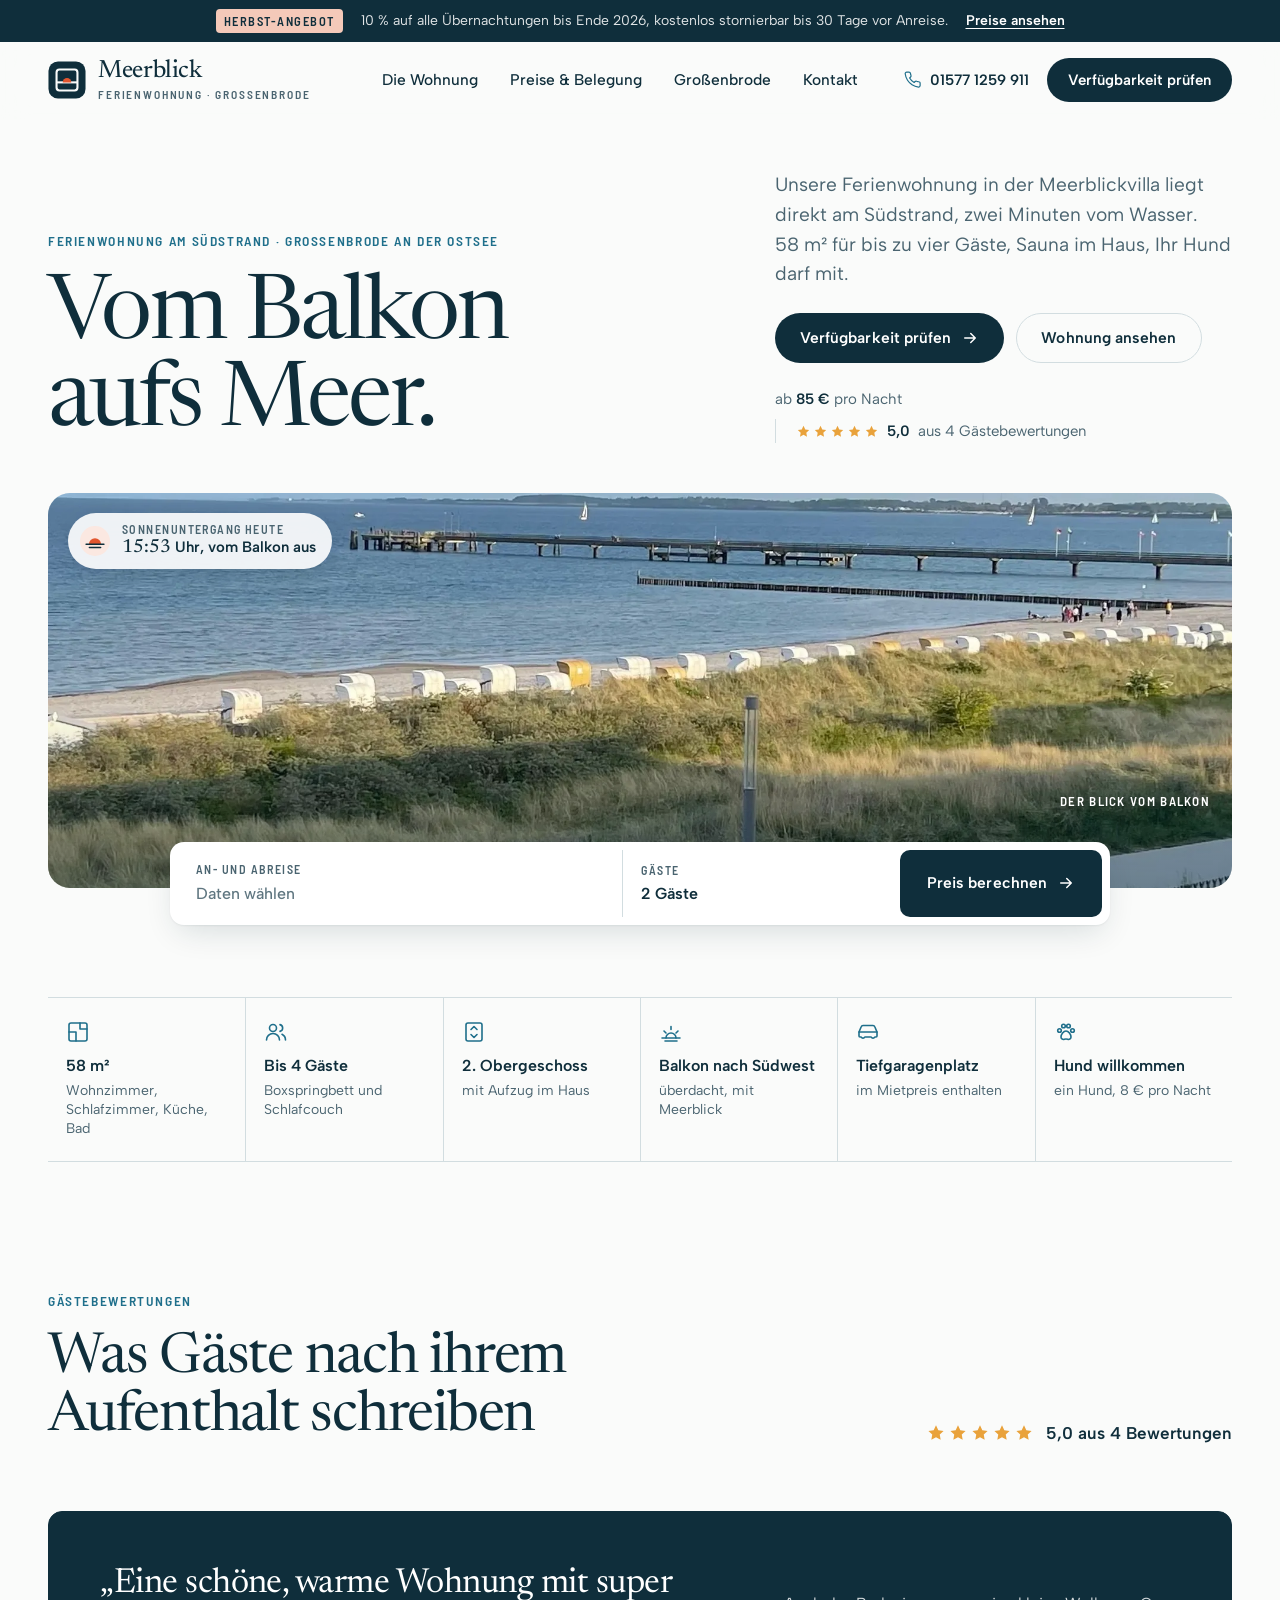
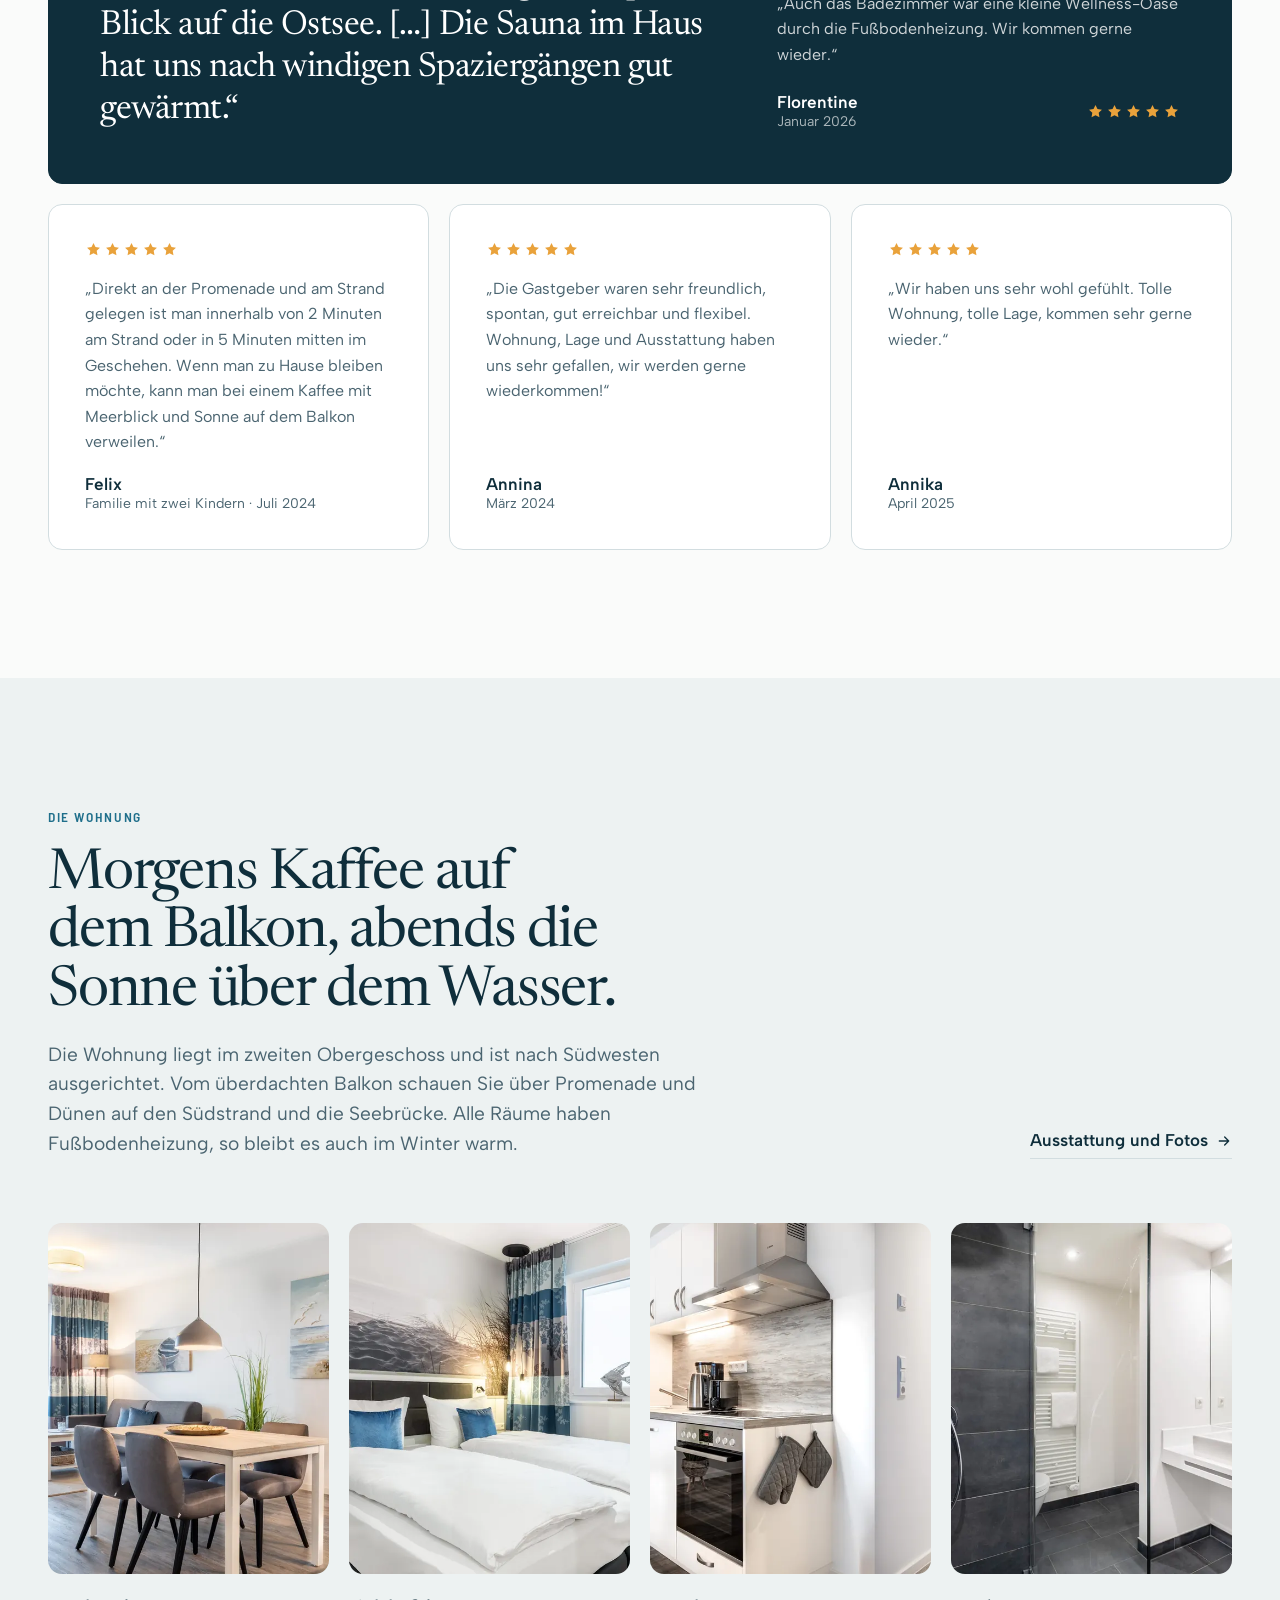
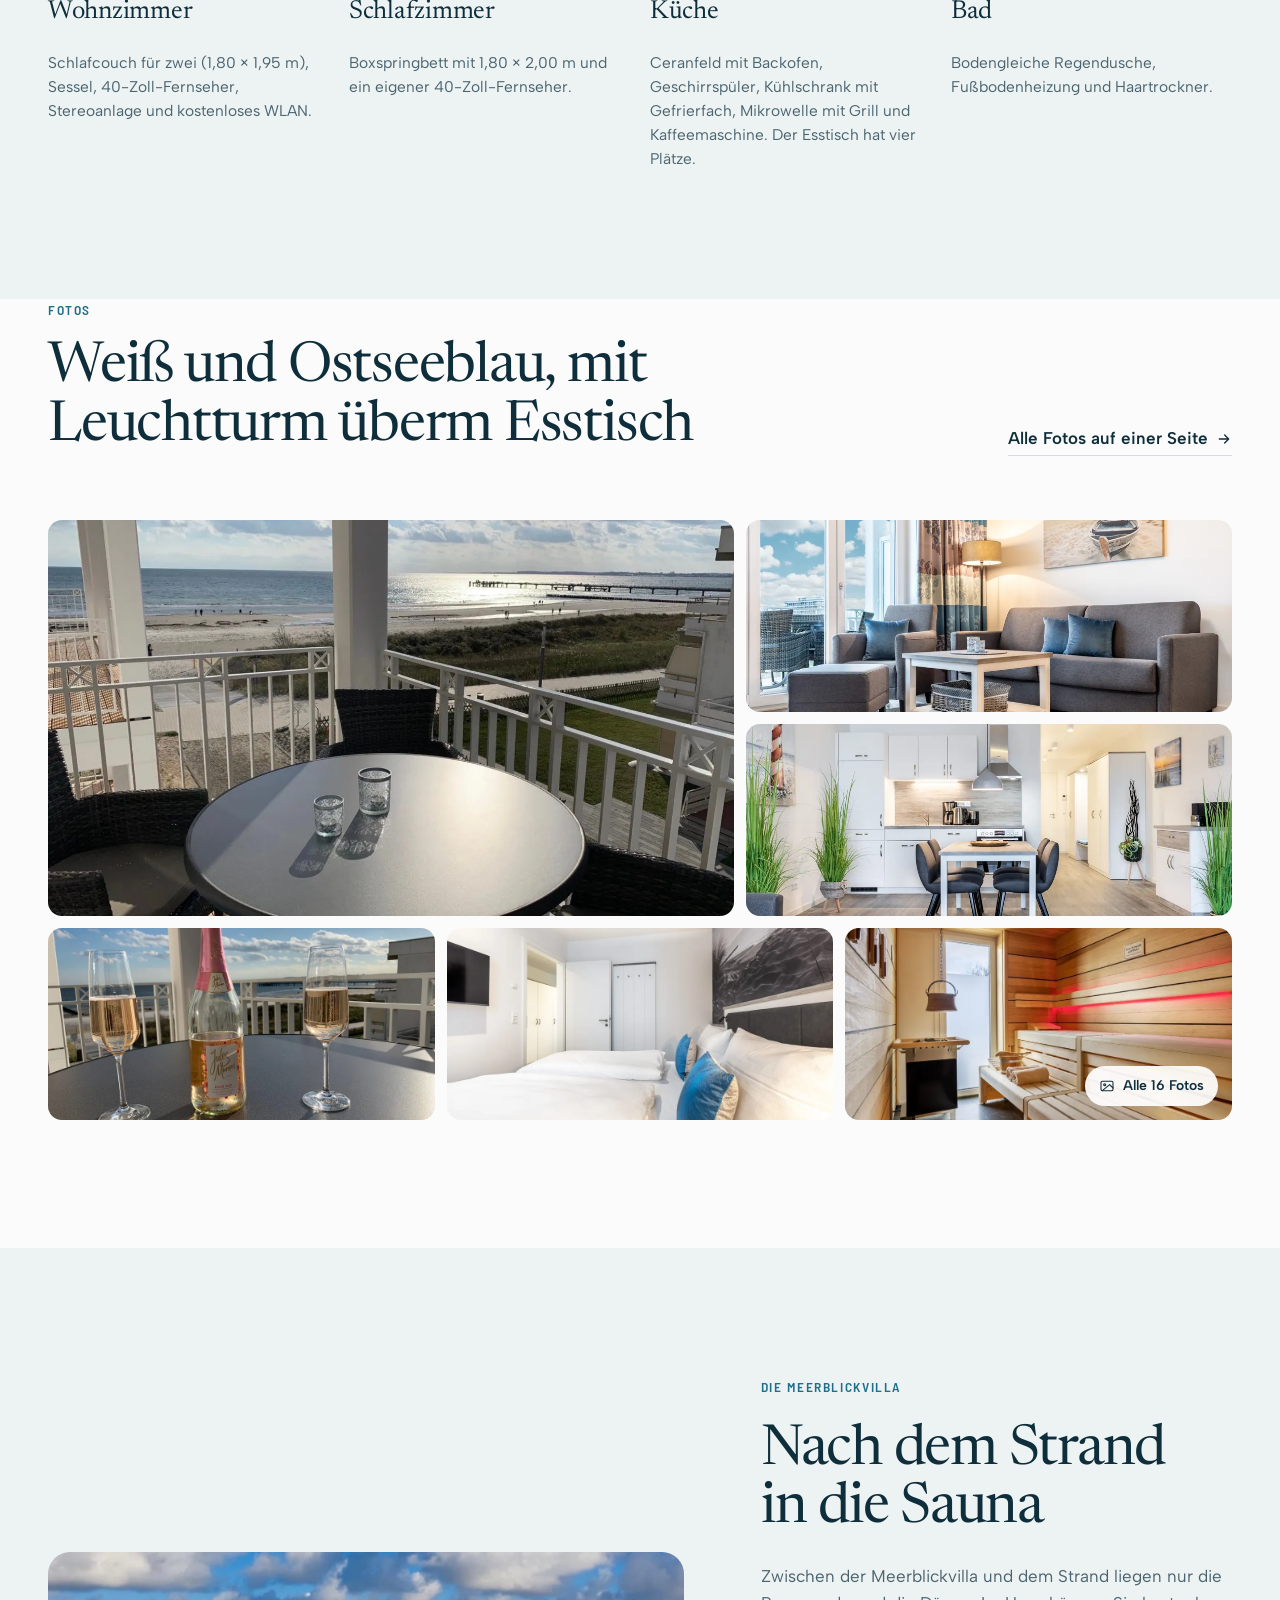
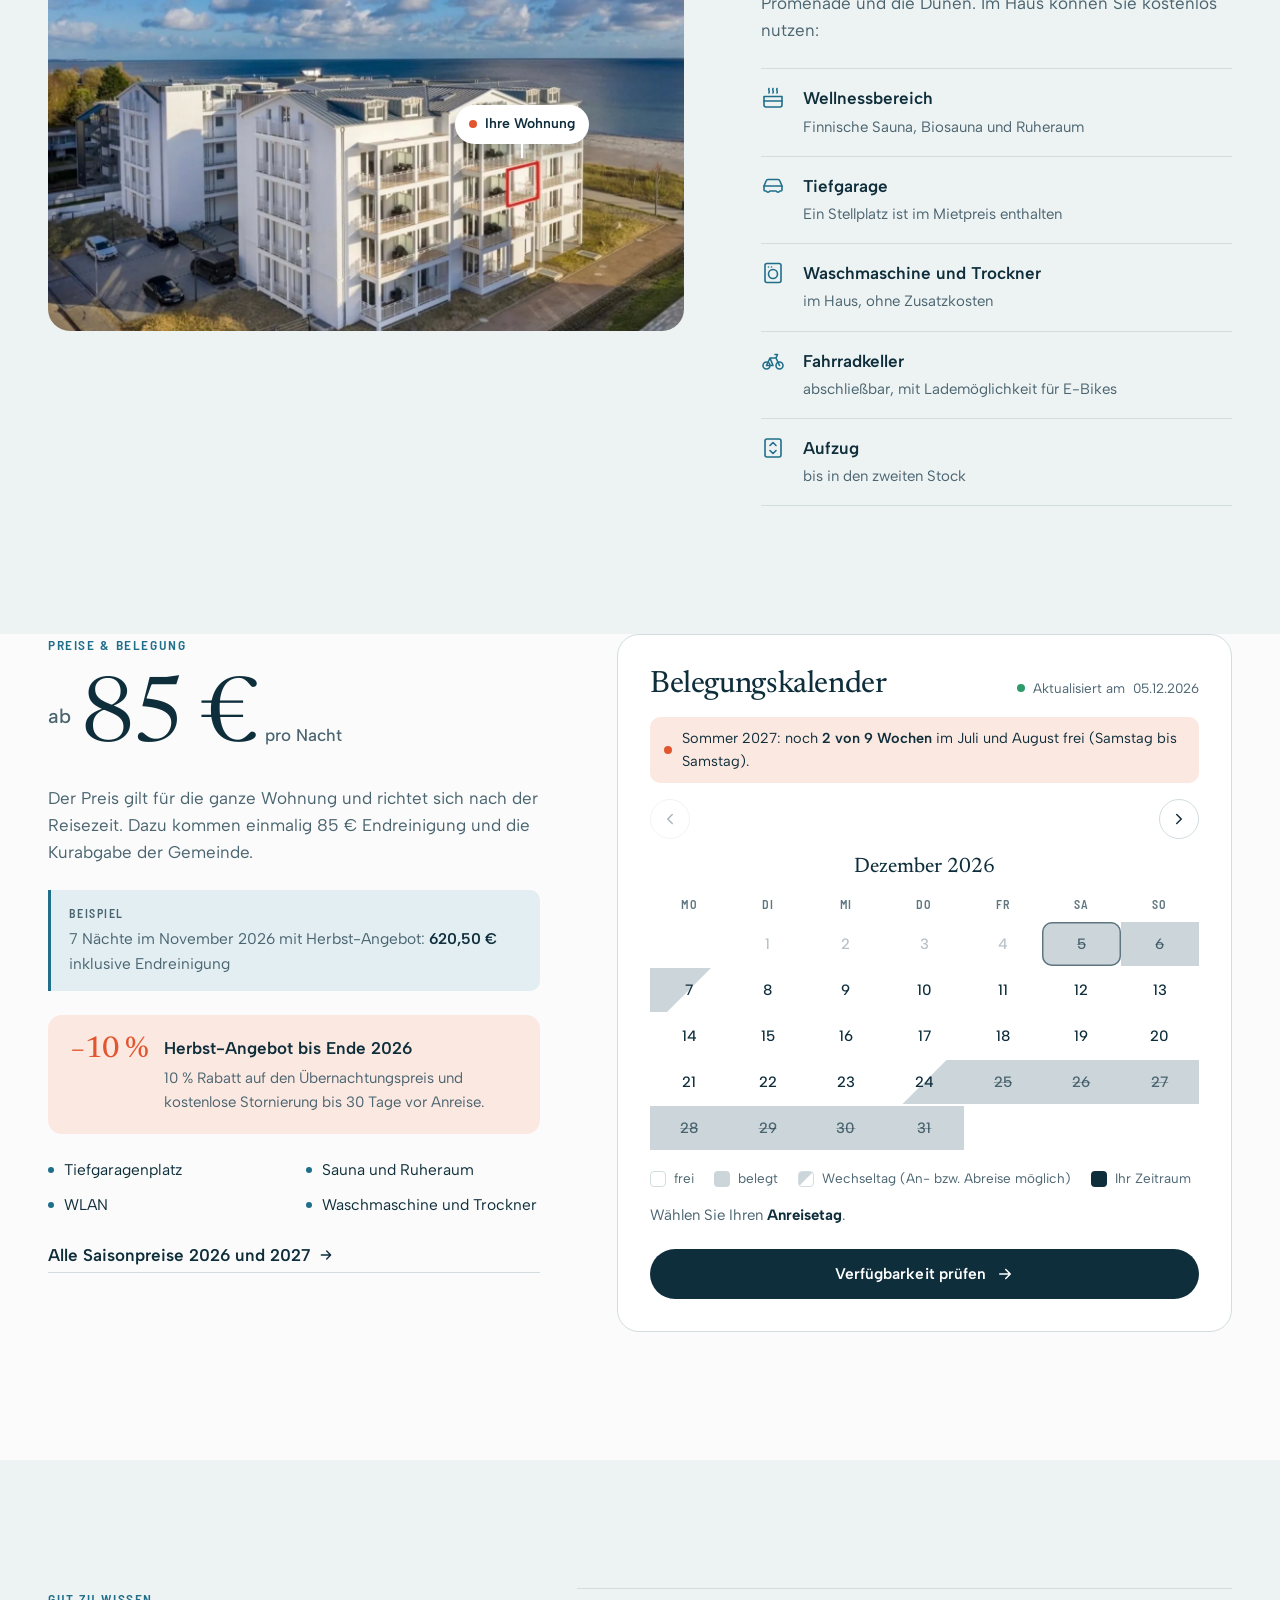
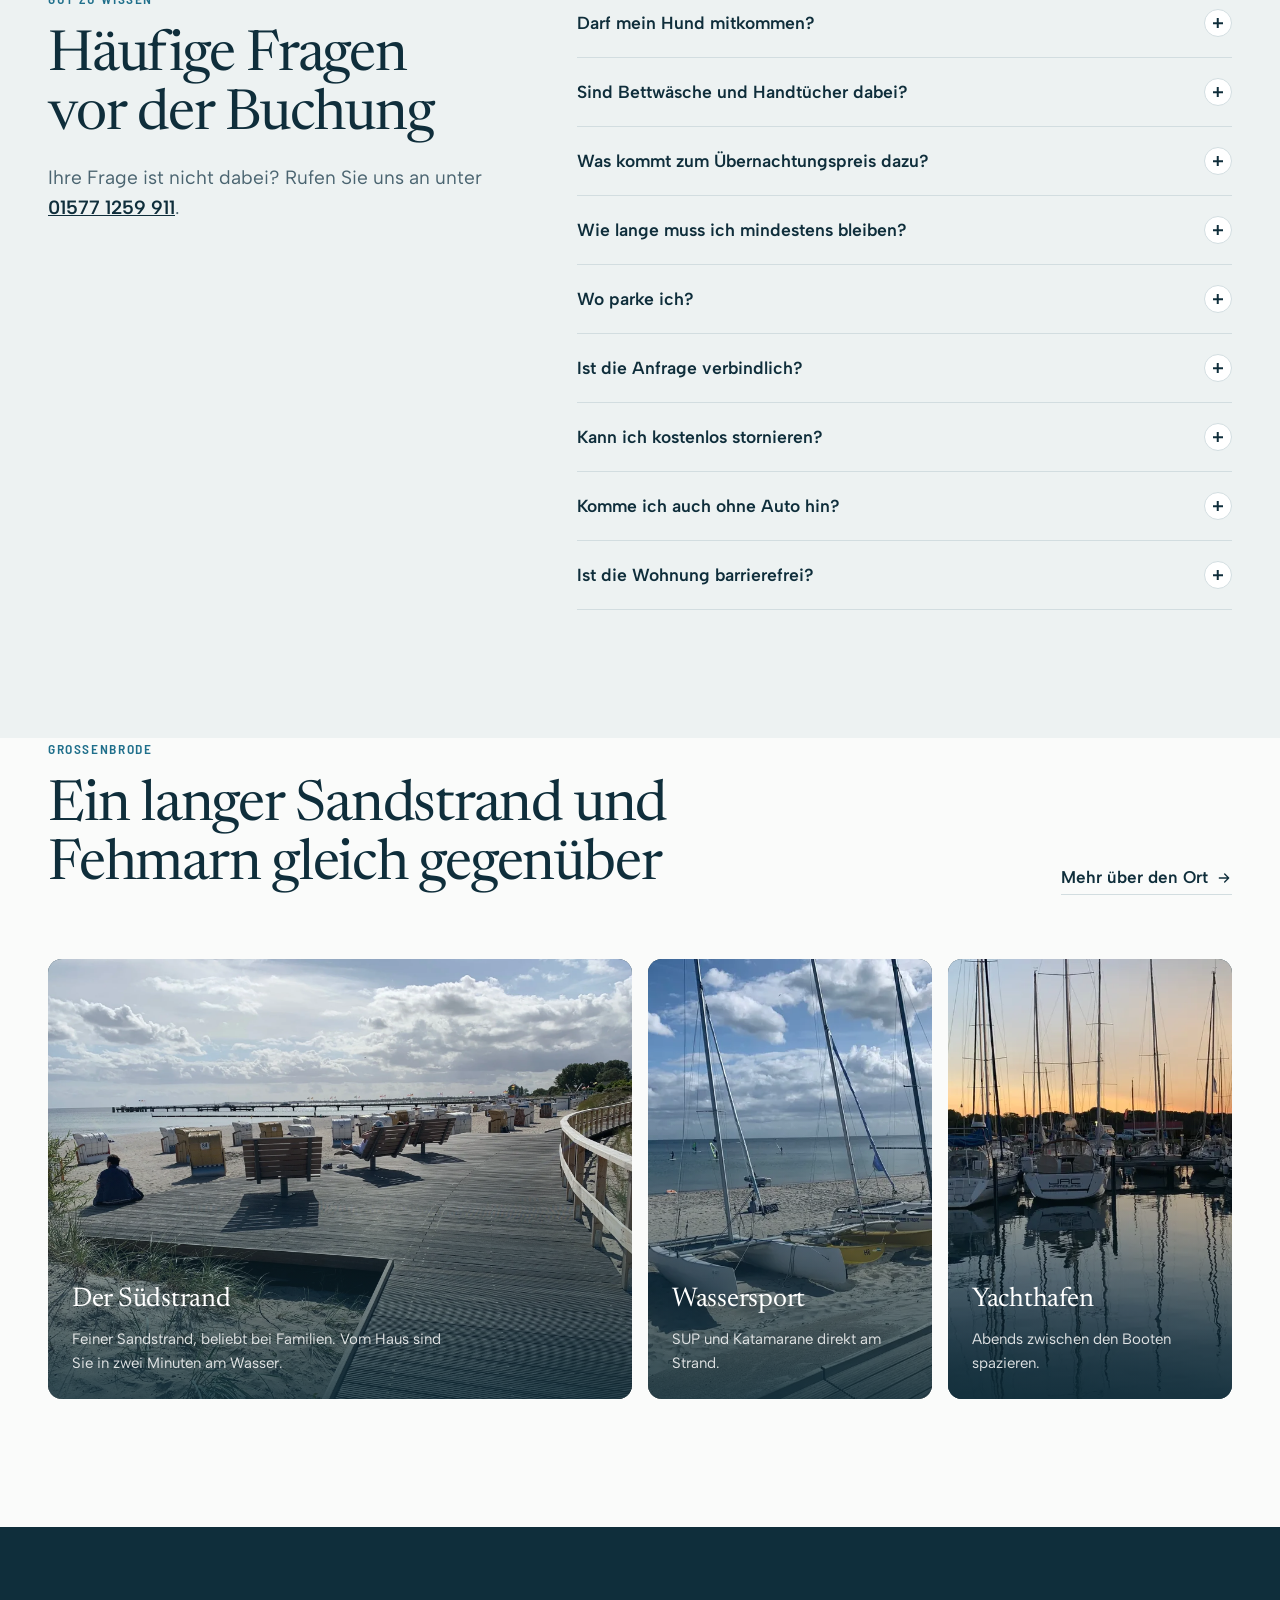
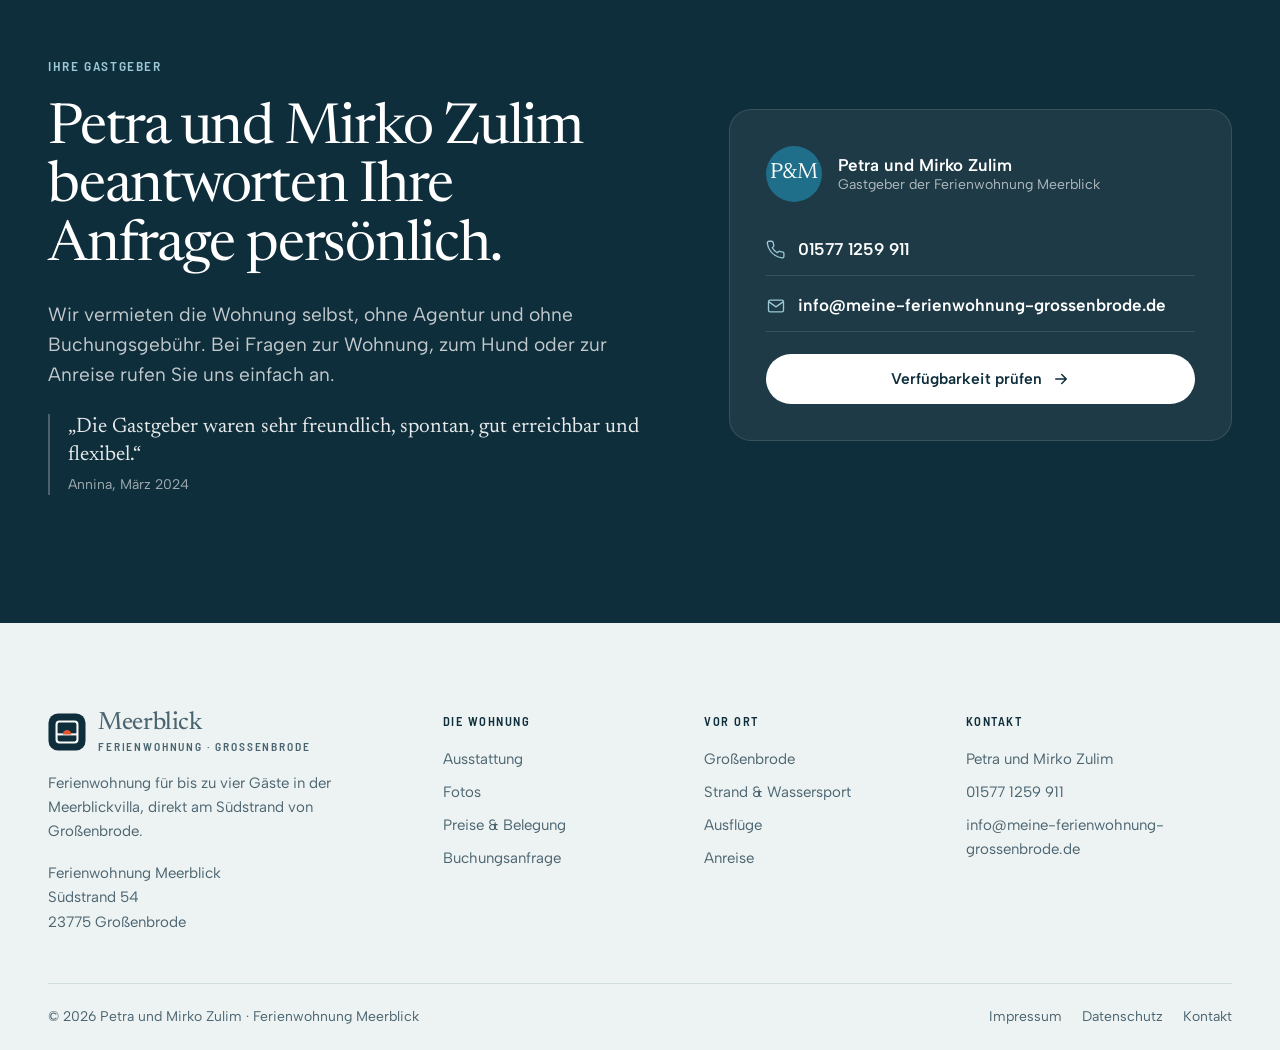
<file: index.html>
<!doctype html>
<html lang="de">
<head>
<meta charset="utf-8">
<meta name="viewport" content="width=device-width, initial-scale=1">
<title>Ferienwohnung Meerblick Großenbrode · direkt am Südstrand der Ostsee</title>
<meta name="description" content="Ferienwohnung mit Meerblick in der Meerblickvilla Großenbrode: 58 m² für bis zu 4 Gäste, überdachter Balkon nach Südwesten, Sauna im Haus, Tiefgaragenplatz inklusive. Hund willkommen.">
<meta name="robots" content="noindex, nofollow">
<meta name="theme-color" content="#0F2E3B">
<meta property="og:type" content="website">
<meta property="og:locale" content="de_DE">
<meta property="og:title" content="Ferienwohnung Meerblick Großenbrode · direkt am Südstrand der Ostsee">
<meta property="og:description" content="Ferienwohnung mit Meerblick in der Meerblickvilla Großenbrode: 58 m² für bis zu 4 Gäste, überdachter Balkon nach Südwesten, Sauna im Haus, Tiefgaragenplatz inklusive. Hund willkommen.">
<meta property="og:image" content="https://wellenblick-grossenbrode.de/assets/img/og-meerblick.jpg">
<link rel="canonical" href="https://wellenblick-grossenbrode.de/">
<link rel="icon" href="assets/img/favicon.svg" type="image/svg+xml">
<link rel="preload" href="assets/fonts/newsreader-opsz.woff2" as="font" type="font/woff2" crossorigin>
<link rel="preload" href="assets/fonts/albert-sans-wght.woff2" as="font" type="font/woff2" crossorigin>
<link rel="stylesheet" href="assets/css/style.css?v=1792067929">
<script type="application/ld+json">{"@context": "https://schema.org", "@type": "VacationRental", "name": "Ferienwohnung Meerblick in der Meerblickvilla Großenbrode", "description": "Ferienwohnung mit Meerblick direkt am Südstrand von Großenbrode, 58 m² für bis zu 4 Personen.", "url": "https://wellenblick-grossenbrode.de/", "image": "https://wellenblick-grossenbrode.de/assets/img/og-meerblick.jpg", "telephone": "+49 1577 1259911", "email": "info@meine-ferienwohnung-grossenbrode.de", "address": {"@type": "PostalAddress", "streetAddress": "Südstrand 54", "postalCode": "23775", "addressLocality": "Großenbrode", "addressCountry": "DE"}, "geo": {"@type": "GeoCoordinates", "latitude": 54.36032, "longitude": 11.09243}, "petsAllowed": true, "containsPlace": {"@type": "Accommodation", "floorSize": {"@type": "QuantitativeValue", "value": 58, "unitCode": "MTK"}, "occupancy": {"@type": "QuantitativeValue", "maxValue": 4}}}</script>
</head>
<body class="page-index">
<a class="skip-link" href="#main">Zum Inhalt springen</a>
<div class="announce" data-deal><div class="container"><span class="announce__tag">Herbst-Angebot</span><span class="announce__long">10&nbsp;% auf alle Übernachtungen bis Ende 2026, kostenlos stornierbar bis 30 Tage vor Anreise.</span><span class="announce__short">−10&nbsp;% bis Ende 2026</span><a href="preise.html">Preise ansehen</a></div></div>
<header class="site-header">
  <div class="container">
    <a class="brand" href="index.html" aria-label="Ferienwohnung Meerblick Großenbrode, zur Startseite"><svg class="brand__mark" viewBox="0 0 40 40" aria-hidden="true"><rect x="0.5" y="0.5" width="39" height="39" rx="10" fill="#0F2E3B"/><rect x="9" y="9" width="22" height="22" rx="3" fill="none" stroke="#FAFBFA" stroke-width="2.2"/><path d="M9 22.5h22" stroke="#FAFBFA" stroke-width="2.2"/><path d="M15.5 22.5a4.5 4.5 0 0 1 9 0z" fill="#E2562F"/></svg><span class="brand__text"><span class="brand__name">Meerblick</span><span class="brand__sub">Ferienwohnung · Großenbrode</span></span></a>
    <nav class="nav" aria-label="Hauptnavigation"><ul class="nav__list"><li><a href="wohnung.html">Die Wohnung</a></li><li><a href="preise.html">Preise &amp; Belegung</a></li><li><a href="grossenbrode.html">Großenbrode</a></li><li><a href="kontakt.html">Kontakt</a></li></ul></nav>
    <div class="header__actions">
      <a class="header__phone" href="tel:+4915771259911"><svg viewBox="0 0 24 24" fill="none" stroke="currentColor" stroke-width="1.6" stroke-linecap="round" stroke-linejoin="round" aria-hidden="true"><path d="M21.5 16.4v3a2 2 0 0 1-2.2 2 19.8 19.8 0 0 1-8.6-3.1 19.5 19.5 0 0 1-6-6A19.8 19.8 0 0 1 1.6 3.7 2 2 0 0 1 3.6 1.5h3a2 2 0 0 1 2 1.7c.1.9.4 1.8.7 2.7a2 2 0 0 1-.5 2.1L7.5 9.3a16 16 0 0 0 6 6l1.3-1.3a2 2 0 0 1 2.1-.4c.9.3 1.8.6 2.7.7a2 2 0 0 1 1.9 2.1z"/></svg><span>01577 1259 911</span></a>
      <a class="btn btn--primary" href="buchen.html">Verfügbarkeit prüfen</a>
    </div>
    <button class="nav-toggle" type="button" aria-expanded="false" aria-controls="mobile-nav" aria-label="Menü öffnen"><svg viewBox="0 0 24 24" fill="none" stroke="currentColor" stroke-width="2" stroke-linecap="round" stroke-linejoin="round" aria-hidden="true"><path d="M4 7h16M4 12h16M4 17h16"/></svg></button>
  </div>
</header>
<div class="mobile-nav" id="mobile-nav" aria-label="Menü">
  <nav aria-label="Mobile Navigation"><ul><li><a href="index.html" aria-current="page"><span>Startseite</span><span class="mobile-nav__arrow"><svg viewBox="0 0 24 24" fill="none" stroke="currentColor" stroke-width="1.8" stroke-linecap="round" stroke-linejoin="round" aria-hidden="true"><path d="M5 12h14M13 6l6 6-6 6"/></svg></span></a></li><li><a href="wohnung.html"><span>Die Wohnung</span><span class="mobile-nav__arrow"><svg viewBox="0 0 24 24" fill="none" stroke="currentColor" stroke-width="1.8" stroke-linecap="round" stroke-linejoin="round" aria-hidden="true"><path d="M5 12h14M13 6l6 6-6 6"/></svg></span></a></li><li><a href="preise.html"><span>Preise &amp; Belegung</span><span class="mobile-nav__arrow"><svg viewBox="0 0 24 24" fill="none" stroke="currentColor" stroke-width="1.8" stroke-linecap="round" stroke-linejoin="round" aria-hidden="true"><path d="M5 12h14M13 6l6 6-6 6"/></svg></span></a></li><li><a href="grossenbrode.html"><span>Großenbrode</span><span class="mobile-nav__arrow"><svg viewBox="0 0 24 24" fill="none" stroke="currentColor" stroke-width="1.8" stroke-linecap="round" stroke-linejoin="round" aria-hidden="true"><path d="M5 12h14M13 6l6 6-6 6"/></svg></span></a></li><li><a href="kontakt.html"><span>Kontakt</span><span class="mobile-nav__arrow"><svg viewBox="0 0 24 24" fill="none" stroke="currentColor" stroke-width="1.8" stroke-linecap="round" stroke-linejoin="round" aria-hidden="true"><path d="M5 12h14M13 6l6 6-6 6"/></svg></span></a></li></ul></nav>
  <div class="mobile-nav__foot">
    <a class="btn btn--primary btn--block" href="buchen.html">Verfügbarkeit prüfen <svg viewBox="0 0 24 24" fill="none" stroke="currentColor" stroke-width="2" stroke-linecap="round" stroke-linejoin="round" aria-hidden="true"><path d="M5 12h14M13 6l6 6-6 6"/></svg></a>
    <a class="btn btn--ghost btn--block" href="tel:+4915771259911"><svg viewBox="0 0 24 24" fill="none" stroke="currentColor" stroke-width="1.6" stroke-linecap="round" stroke-linejoin="round" aria-hidden="true"><path d="M21.5 16.4v3a2 2 0 0 1-2.2 2 19.8 19.8 0 0 1-8.6-3.1 19.5 19.5 0 0 1-6-6A19.8 19.8 0 0 1 1.6 3.7 2 2 0 0 1 3.6 1.5h3a2 2 0 0 1 2 1.7c.1.9.4 1.8.7 2.7a2 2 0 0 1-.5 2.1L7.5 9.3a16 16 0 0 0 6 6l1.3-1.3a2 2 0 0 1 2.1-.4c.9.3 1.8.6 2.7.7a2 2 0 0 1 1.9 2.1z"/></svg> 01577 1259 911</a>
    <p class="mobile-nav__meta">Südstrand 54 · 23775 Großenbrode</p>
  </div>
</div>
<main id="main">
<section class="hero">
  <div class="container hero__wrap">
    <div class="hero__top">
      <div class="hero__title">
        <p class="label hero-fade">Ferienwohnung am Südstrand · Großenbrode an der Ostsee</p>
        <h1 class="display-1 hero__h1"><span class="visually-hidden">Ferienwohnung Meerblick in Großenbrode: </span><span class="hero-line">Vom Balkon</span> <span class="hero-line">aufs Meer.</span></h1>
      </div>
      <div class="hero__aside hero-fade">
        <p class="lead">Unsere Ferienwohnung in der Meerblickvilla liegt direkt am Südstrand, zwei Minuten vom Wasser. 58&nbsp;m² für bis zu vier Gäste, Sauna im Haus, Ihr Hund darf mit.</p>
        <div class="btn-row">
          <a class="btn btn--primary" href="buchen.html">Verfügbarkeit prüfen <svg viewBox="0 0 24 24" fill="none" stroke="currentColor" stroke-width="2" stroke-linecap="round" stroke-linejoin="round" aria-hidden="true"><path d="M5 12h14M13 6l6 6-6 6"/></svg></a>
          <a class="btn btn--ghost" href="wohnung.html">Wohnung ansehen</a>
        </div>
        <p class="hero__proof"><span>ab <b><span data-from-price>85</span>&nbsp;€</b> pro Nacht</span><a href="#bewertungen"><span class="stars" role="img" aria-label="5 von 5 Sternen"><svg viewBox="0 0 24 24" aria-hidden="true"><path fill="currentColor" d="M12 2.8l2.8 5.8 6.3.9-4.6 4.4 1.1 6.3L12 17.2l-5.6 3 1.1-6.3L2.9 9.5l6.3-.9z"/></svg><svg viewBox="0 0 24 24" aria-hidden="true"><path fill="currentColor" d="M12 2.8l2.8 5.8 6.3.9-4.6 4.4 1.1 6.3L12 17.2l-5.6 3 1.1-6.3L2.9 9.5l6.3-.9z"/></svg><svg viewBox="0 0 24 24" aria-hidden="true"><path fill="currentColor" d="M12 2.8l2.8 5.8 6.3.9-4.6 4.4 1.1 6.3L12 17.2l-5.6 3 1.1-6.3L2.9 9.5l6.3-.9z"/></svg><svg viewBox="0 0 24 24" aria-hidden="true"><path fill="currentColor" d="M12 2.8l2.8 5.8 6.3.9-4.6 4.4 1.1 6.3L12 17.2l-5.6 3 1.1-6.3L2.9 9.5l6.3-.9z"/></svg><svg viewBox="0 0 24 24" aria-hidden="true"><path fill="currentColor" d="M12 2.8l2.8 5.8 6.3.9-4.6 4.4 1.1 6.3L12 17.2l-5.6 3 1.1-6.3L2.9 9.5l6.3-.9z"/></svg></span><b>5,0</b> aus 4 Gästebewertungen</a></p>
      </div>
    </div>

    <div class="hero__pano hero-fade">
      <picture>
        <source media="(max-width: 860px)" srcset="assets/img/balkon-ausblick-m.webp">
        <img src="assets/img/ausblick-seebruecke-l.webp" srcset="assets/img/ausblick-seebruecke-m.webp 960w, assets/img/ausblick-seebruecke-l.webp 2000w" sizes="(max-width: 1340px) 100vw, 1240px" width="2000" height="1240" alt="Blick vom Balkon über Promenade, Dünen und Strandkörbe auf die Ostsee und die Seebrücke von Großenbrode" fetchpriority="high">
      </picture>
      <div class="sunset-chip">
        <svg class="sunset-chip__icon" viewBox="0 0 32 32" aria-hidden="true"><circle cx="16" cy="16" r="16" fill="#FBE8E1"/><path d="M9.5 19.5a6.5 6.5 0 0 1 13 0z" fill="#E2562F"/><path d="M6.5 19.5h19M10 23h12" stroke="#0F2E3B" stroke-width="1.6" stroke-linecap="round"/></svg>
        <span class="sunset-chip__text"><span class="sunset-chip__k">Sonnenuntergang heute</span><span class="sunset-chip__v"><b data-sunset>18:20</b> Uhr, vom Balkon aus</span></span>
      </div>
      <p class="pano-caption">Der Blick vom Balkon</p>
    </div>

    <div class="bookbar" data-bookbar>
      <button type="button" class="bookbar__field" data-open-dates aria-expanded="false" aria-haspopup="dialog">
        <span class="bookbar__k">An- und Abreise</span>
        <span class="bookbar__v is-placeholder" data-v-dates>Daten wählen</span>
      </button>
      <label class="bookbar__field">
        <span class="bookbar__k">Gäste</span>
        <select aria-label="Anzahl der Gäste">
          <option value="1">1 Gast</option>
          <option value="2" selected>2 Gäste</option>
          <option value="3">3 Gäste</option>
          <option value="4">4 Gäste</option>
        </select>
      </label>
      <a class="btn btn--primary" href="buchen.html" data-go>Preis berechnen <svg viewBox="0 0 24 24" fill="none" stroke="currentColor" stroke-width="2" stroke-linecap="round" stroke-linejoin="round" aria-hidden="true"><path d="M5 12h14M13 6l6 6-6 6"/></svg></a>
      <div class="popover" role="dialog" aria-label="Reisezeitraum wählen">
        <div data-popcal></div>
        <div class="popover__foot">
          <span class="popover__price" data-pop-price></span>
          <div class="btn-row">
            <button type="button" class="btn btn--ghost" data-pop-close>Schließen</button>
            <button type="button" class="btn btn--primary" data-pop-done disabled>Weiter zur Anfrage <svg viewBox="0 0 24 24" fill="none" stroke="currentColor" stroke-width="2" stroke-linecap="round" stroke-linejoin="round" aria-hidden="true"><path d="M5 12h14M13 6l6 6-6 6"/></svg></button>
          </div>
        </div>
      </div>
    </div>

    <div class="facts reveal">
      <ul>
        <li><svg viewBox="0 0 24 24" fill="none" stroke="currentColor" stroke-width="1.6" stroke-linecap="round" stroke-linejoin="round" aria-hidden="true"><rect x="3" y="3" width="18" height="18" rx="2"/><path d="M3 12h7v9M14 3v6h7"/></svg><strong>58 m²</strong><span>Wohnzimmer, Schlafzimmer, Küche, Bad</span></li>
        <li><svg viewBox="0 0 24 24" fill="none" stroke="currentColor" stroke-width="1.6" stroke-linecap="round" stroke-linejoin="round" aria-hidden="true"><circle cx="9" cy="8" r="3.5"/><path d="M2.5 20a6.5 6.5 0 0 1 13 0"/><path d="M16 4.6a3.5 3.5 0 0 1 0 6.8M18 14.3a6.5 6.5 0 0 1 3.5 5.7"/></svg><strong>Bis 4 Gäste</strong><span>Boxspringbett und Schlafcouch</span></li>
        <li><svg viewBox="0 0 24 24" fill="none" stroke="currentColor" stroke-width="1.6" stroke-linecap="round" stroke-linejoin="round" aria-hidden="true"><rect x="4" y="3" width="16" height="18" rx="2"/><path d="M9 9.5l3-3 3 3M9 14.5l3 3 3-3"/></svg><strong>2. Obergeschoss</strong><span>mit Aufzug im Haus</span></li>
        <li><svg viewBox="0 0 24 24" fill="none" stroke="currentColor" stroke-width="1.6" stroke-linecap="round" stroke-linejoin="round" aria-hidden="true"><path d="M3 18h18M6 21h12"/><path d="M7 18a5 5 0 0 1 10 0"/><path d="M12 6.5v3M5 11l2 2M19 11l-2 2"/></svg><strong>Balkon nach Südwest</strong><span>überdacht, mit Meerblick</span></li>
        <li><svg viewBox="0 0 24 24" fill="none" stroke="currentColor" stroke-width="1.6" stroke-linecap="round" stroke-linejoin="round" aria-hidden="true"><path d="M3 16v-4l2.2-5.2A2 2 0 0 1 7 5.5h10a2 2 0 0 1 1.8 1.3L21 12v4a1 1 0 0 1-1 1h-1.2a2 2 0 0 1-3.6 0H8.8a2 2 0 0 1-3.6 0H4a1 1 0 0 1-1-1z"/><path d="M3 12h18"/></svg><strong>Tiefgaragenplatz</strong><span>im Mietpreis enthalten</span></li>
        <li><svg viewBox="0 0 24 24" fill="none" stroke="currentColor" stroke-width="1.6" stroke-linecap="round" stroke-linejoin="round" aria-hidden="true"><circle cx="5.5" cy="10.5" r="1.8"/><circle cx="9.5" cy="6" r="1.8"/><circle cx="14.5" cy="6" r="1.8"/><circle cx="18.5" cy="10.5" r="1.8"/><path d="M12 11c-2.5 0-5 3.5-5 6a2.5 2.5 0 0 0 3 2.4c.7-.2 1.3-.4 2-.4s1.3.2 2 .4a2.5 2.5 0 0 0 3-2.4c0-2.5-2.5-6-5-6z"/></svg><strong>Hund willkommen</strong><span>ein Hund, 8&nbsp;€ pro Nacht</span></li>
      </ul>
    </div>
  </div>
</section>

<section class="section" id="bewertungen">
  <div class="container">
    <div class="section-head section-head--split reveal">
      <div>
        <p class="label">Gästebewertungen</p>
        <h2 class="display-2">Was Gäste nach ihrem Aufenthalt schreiben</h2>
      </div>
      <span class="rating-summary"><span class="stars" role="img" aria-label="5 von 5 Sternen"><svg viewBox="0 0 24 24" aria-hidden="true"><path fill="currentColor" d="M12 2.8l2.8 5.8 6.3.9-4.6 4.4 1.1 6.3L12 17.2l-5.6 3 1.1-6.3L2.9 9.5l6.3-.9z"/></svg><svg viewBox="0 0 24 24" aria-hidden="true"><path fill="currentColor" d="M12 2.8l2.8 5.8 6.3.9-4.6 4.4 1.1 6.3L12 17.2l-5.6 3 1.1-6.3L2.9 9.5l6.3-.9z"/></svg><svg viewBox="0 0 24 24" aria-hidden="true"><path fill="currentColor" d="M12 2.8l2.8 5.8 6.3.9-4.6 4.4 1.1 6.3L12 17.2l-5.6 3 1.1-6.3L2.9 9.5l6.3-.9z"/></svg><svg viewBox="0 0 24 24" aria-hidden="true"><path fill="currentColor" d="M12 2.8l2.8 5.8 6.3.9-4.6 4.4 1.1 6.3L12 17.2l-5.6 3 1.1-6.3L2.9 9.5l6.3-.9z"/></svg><svg viewBox="0 0 24 24" aria-hidden="true"><path fill="currentColor" d="M12 2.8l2.8 5.8 6.3.9-4.6 4.4 1.1 6.3L12 17.2l-5.6 3 1.1-6.3L2.9 9.5l6.3-.9z"/></svg></span> 5,0 aus 4 Bewertungen</span>
    </div>
    <div class="reviews">
      <figure class="review review--feature reveal">
        <blockquote>„Eine schöne, warme Wohnung mit super Blick auf die Ostsee. […] Die Sauna im Haus hat uns nach windigen Spaziergängen gut gewärmt.“</blockquote>
        <div class="review__aside">
          <p>„Auch das Badezimmer war eine kleine Wellness-Oase durch die Fußbodenheizung. Wir kommen gerne wieder.“</p>
          <figcaption class="review__meta">
            <span class="review__who"><strong>Florentine</strong><span>Januar 2026</span></span>
            <span class="stars" role="img" aria-label="5 von 5 Sternen"><svg viewBox="0 0 24 24" aria-hidden="true"><path fill="currentColor" d="M12 2.8l2.8 5.8 6.3.9-4.6 4.4 1.1 6.3L12 17.2l-5.6 3 1.1-6.3L2.9 9.5l6.3-.9z"/></svg><svg viewBox="0 0 24 24" aria-hidden="true"><path fill="currentColor" d="M12 2.8l2.8 5.8 6.3.9-4.6 4.4 1.1 6.3L12 17.2l-5.6 3 1.1-6.3L2.9 9.5l6.3-.9z"/></svg><svg viewBox="0 0 24 24" aria-hidden="true"><path fill="currentColor" d="M12 2.8l2.8 5.8 6.3.9-4.6 4.4 1.1 6.3L12 17.2l-5.6 3 1.1-6.3L2.9 9.5l6.3-.9z"/></svg><svg viewBox="0 0 24 24" aria-hidden="true"><path fill="currentColor" d="M12 2.8l2.8 5.8 6.3.9-4.6 4.4 1.1 6.3L12 17.2l-5.6 3 1.1-6.3L2.9 9.5l6.3-.9z"/></svg><svg viewBox="0 0 24 24" aria-hidden="true"><path fill="currentColor" d="M12 2.8l2.8 5.8 6.3.9-4.6 4.4 1.1 6.3L12 17.2l-5.6 3 1.1-6.3L2.9 9.5l6.3-.9z"/></svg></span>
          </figcaption>
        </div>
      </figure>
      <figure class="review reveal">
        <span class="stars" role="img" aria-label="5 von 5 Sternen"><svg viewBox="0 0 24 24" aria-hidden="true"><path fill="currentColor" d="M12 2.8l2.8 5.8 6.3.9-4.6 4.4 1.1 6.3L12 17.2l-5.6 3 1.1-6.3L2.9 9.5l6.3-.9z"/></svg><svg viewBox="0 0 24 24" aria-hidden="true"><path fill="currentColor" d="M12 2.8l2.8 5.8 6.3.9-4.6 4.4 1.1 6.3L12 17.2l-5.6 3 1.1-6.3L2.9 9.5l6.3-.9z"/></svg><svg viewBox="0 0 24 24" aria-hidden="true"><path fill="currentColor" d="M12 2.8l2.8 5.8 6.3.9-4.6 4.4 1.1 6.3L12 17.2l-5.6 3 1.1-6.3L2.9 9.5l6.3-.9z"/></svg><svg viewBox="0 0 24 24" aria-hidden="true"><path fill="currentColor" d="M12 2.8l2.8 5.8 6.3.9-4.6 4.4 1.1 6.3L12 17.2l-5.6 3 1.1-6.3L2.9 9.5l6.3-.9z"/></svg><svg viewBox="0 0 24 24" aria-hidden="true"><path fill="currentColor" d="M12 2.8l2.8 5.8 6.3.9-4.6 4.4 1.1 6.3L12 17.2l-5.6 3 1.1-6.3L2.9 9.5l6.3-.9z"/></svg></span>
        <blockquote><p>„Direkt an der Promenade und am Strand gelegen ist man innerhalb von 2 Minuten am Strand oder in 5 Minuten mitten im Geschehen. Wenn man zu Hause bleiben möchte, kann man bei einem Kaffee mit Meerblick und Sonne auf dem Balkon verweilen.“</p></blockquote>
        <figcaption class="review__meta"><span class="review__who"><strong>Felix</strong><span>Familie mit zwei Kindern · Juli 2024</span></span></figcaption>
      </figure>
      <figure class="review reveal">
        <span class="stars" role="img" aria-label="5 von 5 Sternen"><svg viewBox="0 0 24 24" aria-hidden="true"><path fill="currentColor" d="M12 2.8l2.8 5.8 6.3.9-4.6 4.4 1.1 6.3L12 17.2l-5.6 3 1.1-6.3L2.9 9.5l6.3-.9z"/></svg><svg viewBox="0 0 24 24" aria-hidden="true"><path fill="currentColor" d="M12 2.8l2.8 5.8 6.3.9-4.6 4.4 1.1 6.3L12 17.2l-5.6 3 1.1-6.3L2.9 9.5l6.3-.9z"/></svg><svg viewBox="0 0 24 24" aria-hidden="true"><path fill="currentColor" d="M12 2.8l2.8 5.8 6.3.9-4.6 4.4 1.1 6.3L12 17.2l-5.6 3 1.1-6.3L2.9 9.5l6.3-.9z"/></svg><svg viewBox="0 0 24 24" aria-hidden="true"><path fill="currentColor" d="M12 2.8l2.8 5.8 6.3.9-4.6 4.4 1.1 6.3L12 17.2l-5.6 3 1.1-6.3L2.9 9.5l6.3-.9z"/></svg><svg viewBox="0 0 24 24" aria-hidden="true"><path fill="currentColor" d="M12 2.8l2.8 5.8 6.3.9-4.6 4.4 1.1 6.3L12 17.2l-5.6 3 1.1-6.3L2.9 9.5l6.3-.9z"/></svg></span>
        <blockquote><p>„Die Gastgeber waren sehr freundlich, spontan, gut erreichbar und flexibel. Wohnung, Lage und Ausstattung haben uns sehr gefallen, wir werden gerne wiederkommen!“</p></blockquote>
        <figcaption class="review__meta"><span class="review__who"><strong>Annina</strong><span>März 2024</span></span></figcaption>
      </figure>
      <figure class="review reveal">
        <span class="stars" role="img" aria-label="5 von 5 Sternen"><svg viewBox="0 0 24 24" aria-hidden="true"><path fill="currentColor" d="M12 2.8l2.8 5.8 6.3.9-4.6 4.4 1.1 6.3L12 17.2l-5.6 3 1.1-6.3L2.9 9.5l6.3-.9z"/></svg><svg viewBox="0 0 24 24" aria-hidden="true"><path fill="currentColor" d="M12 2.8l2.8 5.8 6.3.9-4.6 4.4 1.1 6.3L12 17.2l-5.6 3 1.1-6.3L2.9 9.5l6.3-.9z"/></svg><svg viewBox="0 0 24 24" aria-hidden="true"><path fill="currentColor" d="M12 2.8l2.8 5.8 6.3.9-4.6 4.4 1.1 6.3L12 17.2l-5.6 3 1.1-6.3L2.9 9.5l6.3-.9z"/></svg><svg viewBox="0 0 24 24" aria-hidden="true"><path fill="currentColor" d="M12 2.8l2.8 5.8 6.3.9-4.6 4.4 1.1 6.3L12 17.2l-5.6 3 1.1-6.3L2.9 9.5l6.3-.9z"/></svg><svg viewBox="0 0 24 24" aria-hidden="true"><path fill="currentColor" d="M12 2.8l2.8 5.8 6.3.9-4.6 4.4 1.1 6.3L12 17.2l-5.6 3 1.1-6.3L2.9 9.5l6.3-.9z"/></svg></span>
        <blockquote><p>„Wir haben uns sehr wohl gefühlt. Tolle Wohnung, tolle Lage, kommen sehr gerne wieder.“</p></blockquote>
        <figcaption class="review__meta"><span class="review__who"><strong>Annika</strong><span>April 2025</span></span></figcaption>
      </figure>
    </div>
  </div>
</section>

<section class="section section--foam">
  <div class="container">
    <div class="section-head section-head--split reveal">
      <div>
        <p class="label">Die Wohnung</p>
        <h2 class="display-2">Morgens Kaffee auf dem Balkon, abends die Sonne über dem Wasser.</h2>
        <p class="lead">Die Wohnung liegt im zweiten Obergeschoss und ist nach Südwesten ausgerichtet. Vom überdachten Balkon schauen Sie über Promenade und Dünen auf den Südstrand und die Seebrücke. Alle Räume haben Fußbodenheizung, so bleibt es auch im Winter warm.</p>
      </div>
      <a class="link-arrow" href="wohnung.html">Ausstattung und Fotos <svg viewBox="0 0 24 24" fill="none" stroke="currentColor" stroke-width="2" stroke-linecap="round" stroke-linejoin="round" aria-hidden="true"><path d="M5 12h14M13 6l6 6-6 6"/></svg></a>
    </div>
    <div class="rooms">
      <article class="room reveal">
        <div class="room__img"><img src="assets/img/wohnen-essen-m.webp" width="960" height="640" loading="lazy" alt="Wohnbereich mit Sofa, Esstisch und Leuchtturm-Bild"></div>
        <h3>Wohnzimmer</h3>
        <p>Schlafcouch für zwei (1,80 × 1,95&nbsp;m), Sessel, 40-Zoll-Fernseher, Stereoanlage und kostenloses WLAN.</p>
      </article>
      <article class="room reveal">
        <div class="room__img"><img src="assets/img/schlafzimmer-m.webp" width="960" height="640" loading="lazy" alt="Schlafzimmer mit Boxspringbett und blauen Kissen"></div>
        <h3>Schlafzimmer</h3>
        <p>Boxspringbett mit 1,80 × 2,00&nbsp;m und ein eigener 40-Zoll-Fernseher.</p>
      </article>
      <article class="room reveal">
        <div class="room__img"><img src="assets/img/kueche-m.webp" width="960" height="640" loading="lazy" alt="Weiße Küchenzeile mit Backofen und Kaffeemaschine"></div>
        <h3>Küche</h3>
        <p>Ceranfeld mit Backofen, Geschirrspüler, Kühlschrank mit Gefrierfach, Mikrowelle mit Grill und Kaffeemaschine. Der Esstisch hat vier Plätze.</p>
      </article>
      <article class="room reveal">
        <div class="room__img"><img src="assets/img/bad-dusche-m.webp" width="960" height="640" loading="lazy" alt="Bad mit bodengleicher Regendusche und Waschtisch"></div>
        <h3>Bad</h3>
        <p>Bodengleiche Regendusche, Fußbodenheizung und Haartrockner.</p>
      </article>
    </div>
  </div>
</section>

<section class="section">
  <div class="container">
    <div class="section-head section-head--split reveal">
      <div>
        <p class="label">Fotos</p>
        <h2 class="display-2">Weiß und Ostseeblau, mit Leuchtturm überm Esstisch</h2>
      </div>
      <a class="link-arrow" href="wohnung.html#fotos">Alle Fotos auf einer Seite <svg viewBox="0 0 24 24" fill="none" stroke="currentColor" stroke-width="2" stroke-linecap="round" stroke-linejoin="round" aria-hidden="true"><path d="M5 12h14M13 6l6 6-6 6"/></svg></a>
    </div>
    <div class="mosaic reveal">
      <button type="button" class="m-1" data-lightbox="home" data-full="assets/img/balkon-ausblick-l.webp"><img src="assets/img/balkon-ausblick-l.webp" width="1320" height="958" loading="lazy" alt="Balkontisch mit Gläsern, dahinter Strand, Seebrücke und Ostsee"></button>
      <button type="button" class="m-2" data-lightbox="home" data-full="assets/img/wohnzimmer-l.webp"><img src="assets/img/wohnzimmer-m.webp" width="960" height="640" loading="lazy" alt="Wohnzimmer mit Schlafcouch und Balkontür"></button>
      <button type="button" class="m-3" data-lightbox="home" data-full="assets/img/kueche-essplatz-l.webp"><img src="assets/img/kueche-essplatz-m.webp" width="960" height="640" loading="lazy" alt="Offene Küche mit Esstisch für vier Personen"></button>
      <button type="button" class="m-4" data-lightbox="home" data-full="assets/img/balkon-sekt-l.webp"><img src="assets/img/balkon-sekt-m.webp" width="960" height="720" loading="lazy" alt="Abends auf dem Balkon"></button>
      <button type="button" class="m-5" data-lightbox="home" data-full="assets/img/schlafzimmer-tv-l.webp"><img src="assets/img/schlafzimmer-tv-m.webp" width="960" height="640" loading="lazy" alt="Schlafzimmer mit Fernseher an der Wand"></button>
      <button type="button" class="m-6" data-lightbox="home" data-full="assets/img/sauna-l.webp"><img src="assets/img/sauna-m.webp" width="960" height="617" loading="lazy" alt="Finnische Sauna im Wellnessbereich des Hauses"><span class="mosaic__more"><svg viewBox="0 0 24 24" fill="none" stroke="currentColor" stroke-width="1.6" stroke-linecap="round" stroke-linejoin="round" aria-hidden="true"><rect x="3" y="5" width="18" height="14" rx="2"/><circle cx="8.5" cy="10" r="1.5"/><path d="M21 15l-5-5L5 19"/></svg> Alle 16 Fotos</span></button>
      <button type="button" hidden data-lightbox="home" data-full="assets/img/wohnen-essen-l.webp"><img alt="Wohn- und Essbereich"></button>
      <button type="button" hidden data-lightbox="home" data-full="assets/img/wohnzimmer-sideboard-l.webp"><img alt="Wohnzimmer mit 40-Zoll-Fernseher"></button>
      <button type="button" hidden data-lightbox="home" data-full="assets/img/essplatz-l.webp"><img alt="Essplatz und Küche"></button>
      <button type="button" hidden data-lightbox="home" data-full="assets/img/kueche-l.webp"><img alt="Küchenzeile mit Backofen und Geschirrspüler"></button>
      <button type="button" hidden data-lightbox="home" data-full="assets/img/schlafzimmer-l.webp"><img alt="Schlafzimmer mit Boxspringbett 1,80 × 2,00 m"></button>
      <button type="button" hidden data-lightbox="home" data-full="assets/img/bad-dusche-l.webp"><img alt="Bad mit bodengleicher Regendusche"></button>
      <button type="button" hidden data-lightbox="home" data-full="assets/img/bad-l.webp"><img alt="Bad mit Handtuchheizkörper"></button>
      <button type="button" hidden data-lightbox="home" data-full="assets/img/balkon-l.webp"><img alt="Überdachter Balkon mit Gartenmöbeln"></button>
      <button type="button" hidden data-lightbox="home" data-full="assets/img/ausblick-seebruecke-l.webp"><img alt="Blick vom Balkon auf Dünen, Strandkörbe und Seebrücke"></button>
      <button type="button" hidden data-lightbox="home" data-full="assets/img/meerblickvilla-l.webp"><img alt="Luftaufnahme der Meerblickvilla, die Wohnung ist rot markiert"></button>
    </div>
  </div>
</section>

<section class="section section--foam">
  <div class="container villa">
    <figure class="villa__figure reveal">
      <img src="assets/img/meerblickvilla-l.webp" width="1320" height="786" loading="lazy" alt="Luftaufnahme der weißen Meerblickvilla am Südstrand von Großenbrode, die Ferienwohnung im zweiten Obergeschoss ist rot markiert">
      <div class="marker" aria-hidden="true"><span class="marker__tag"><span class="marker__dot"></span>Ihre Wohnung</span></div>
    </figure>
    <div class="split__text reveal">
      <p class="label">Die Meerblickvilla</p>
      <h2 class="display-2">Nach dem Strand in die Sauna</h2>
      <p class="prose">Zwischen der Meerblickvilla und dem Strand liegen nur die Promenade und die Dünen. Im Haus können Sie kostenlos nutzen:</p>
      <ul class="amenities">
        <li><svg viewBox="0 0 24 24" fill="none" stroke="currentColor" stroke-width="1.6" stroke-linecap="round" stroke-linejoin="round" aria-hidden="true"><path d="M8 2.5c-1 1.5 1 2.5 0 4.5M12 2.5c-1 1.5 1 2.5 0 4.5M16 2.5c-1 1.5 1 2.5 0 4.5"/><path d="M3 10.5h18V19a2 2 0 0 1-2 2H5a2 2 0 0 1-2-2z"/><path d="M3 15h18"/></svg><div><strong>Wellnessbereich</strong><span>Finnische Sauna, Biosauna und Ruheraum</span></div></li>
        <li><svg viewBox="0 0 24 24" fill="none" stroke="currentColor" stroke-width="1.6" stroke-linecap="round" stroke-linejoin="round" aria-hidden="true"><path d="M3 16v-4l2.2-5.2A2 2 0 0 1 7 5.5h10a2 2 0 0 1 1.8 1.3L21 12v4a1 1 0 0 1-1 1h-1.2a2 2 0 0 1-3.6 0H8.8a2 2 0 0 1-3.6 0H4a1 1 0 0 1-1-1z"/><path d="M3 12h18"/></svg><div><strong>Tiefgarage</strong><span>Ein Stellplatz ist im Mietpreis enthalten</span></div></li>
        <li><svg viewBox="0 0 24 24" fill="none" stroke="currentColor" stroke-width="1.6" stroke-linecap="round" stroke-linejoin="round" aria-hidden="true"><rect x="4" y="2.5" width="16" height="19" rx="2"/><circle cx="12" cy="13" r="4.5"/><path d="M7.5 6h.01M10.5 6h.01"/></svg><div><strong>Waschmaschine und Trockner</strong><span>im Haus, ohne Zusatzkosten</span></div></li>
        <li><svg viewBox="0 0 24 24" fill="none" stroke="currentColor" stroke-width="1.6" stroke-linecap="round" stroke-linejoin="round" aria-hidden="true"><circle cx="5.5" cy="16.5" r="3.5"/><circle cx="18.5" cy="16.5" r="3.5"/><path d="M5.5 16.5 9 9h6l3.5 7.5M9 9l3 7.5H5.5M14 5.5h2.5L15 9"/></svg><div><strong>Fahrradkeller</strong><span>abschließbar, mit Lademöglichkeit für E-Bikes</span></div></li>
        <li><svg viewBox="0 0 24 24" fill="none" stroke="currentColor" stroke-width="1.6" stroke-linecap="round" stroke-linejoin="round" aria-hidden="true"><rect x="4" y="3" width="16" height="18" rx="2"/><path d="M9 9.5l3-3 3 3M9 14.5l3 3 3-3"/></svg><div><strong>Aufzug</strong><span>bis in den zweiten Stock</span></div></li>
      </ul>
    </div>
  </div>
</section>

<section class="section" id="belegung">
  <div class="container price-intro">
    <div class="split__text reveal">
      <h2 class="label">Preise &amp; Belegung</h2>
      <p class="price-from"><span class="price-from__ab">ab</span><span data-from-price>85</span>&nbsp;€<small>pro Nacht</small></p>
      <p class="prose">Der Preis gilt für die ganze Wohnung und richtet sich nach der Reisezeit. Dazu kommen einmalig 85&nbsp;€ Endreinigung und die Kurabgabe der Gemeinde.</p>
      <p class="example" data-deal><span class="label label--muted">Beispiel</span><span>7 Nächte im November 2026 mit Herbst-Angebot: <b>620,50&nbsp;€</b> inklusive Endreinigung</span></p>
      <div class="deal" data-deal>
        <span class="deal__badge">−10&nbsp;%</span>
        <div><strong>Herbst-Angebot bis Ende 2026</strong><p>10&nbsp;% Rabatt auf den Übernachtungspreis und kostenlose Stornierung bis 30 Tage vor Anreise.</p></div>
      </div>
      <ul class="incl">
        <li>Tiefgaragenplatz</li>
        <li>Sauna und Ruheraum</li>
        <li>WLAN</li>
        <li>Waschmaschine und Trockner</li>
      </ul>
      <a class="link-arrow" href="preise.html">Alle Saisonpreise 2026 und 2027 <svg viewBox="0 0 24 24" fill="none" stroke="currentColor" stroke-width="2" stroke-linecap="round" stroke-linejoin="round" aria-hidden="true"><path d="M5 12h14M13 6l6 6-6 6"/></svg></a>
    </div>
    <div class="cal-card reveal">
      <div class="cal-card__head">
        <h3 class="display-3">Belegungskalender</h3>
        <span class="cal-card__stand"><span class="live-dot"></span>Aktualisiert am <span data-today>15.10.2026</span></span>
      </div>
      <p class="scarcity" data-summer-free hidden></p>
      <div data-calendar="#cal-cta"></div>
      <a id="cal-cta" class="btn btn--primary btn--block cal-card__cta" href="buchen.html">Verfügbarkeit prüfen <svg viewBox="0 0 24 24" fill="none" stroke="currentColor" stroke-width="2" stroke-linecap="round" stroke-linejoin="round" aria-hidden="true"><path d="M5 12h14M13 6l6 6-6 6"/></svg></a>
    </div>
  </div>
</section>

<section class="section section--foam" id="faq">
  <div class="container faq-wrap">
    <div class="section-head reveal">
      <p class="label">Gut zu wissen</p>
      <h2 class="display-2">Häufige Fragen vor der Buchung</h2>
      <p class="lead">Ihre Frage ist nicht dabei? Rufen Sie uns an unter <a href="tel:+4915771259911">01577 1259 911</a>.</p>
    </div>
    <div class="reveal"><div class="faq"><details class="faq__item"><summary>Darf mein Hund mitkommen?<span class="faq__icon" aria-hidden="true"></span></summary><p>Ja, ein Hund ist willkommen. Wir berechnen dafür 8&nbsp;€ pro Nacht. Geben Sie den Hund bitte bei der Anfrage an, im Preisrechner können Sie ihn direkt dazunehmen.</p></details><details class="faq__item"><summary>Sind Bettwäsche und Handtücher dabei?<span class="faq__icon" aria-hidden="true"></span></summary><p>Bettwäsche und Handtücher gibt es als Wäschepaket. Kreuzen Sie es in der Anfrage an, den Preis nennen wir Ihnen mit der Bestätigung.</p></details><details class="faq__item"><summary>Was kommt zum Übernachtungspreis dazu?<span class="faq__icon" aria-hidden="true"></span></summary><p>Einmalig 85&nbsp;€ für die Endreinigung und die Kurabgabe der Gemeinde Großenbrode. Tiefgaragenplatz, WLAN, Sauna, Waschmaschine und Trockner kosten nichts extra.</p></details><details class="faq__item"><summary>Wie lange muss ich mindestens bleiben?<span class="faq__icon" aria-hidden="true"></span></summary><p>Je nach Reisezeit 3, 4 oder 7 Nächte, im Juli und August 7 Nächte. Wenn Sie im Kalender einen Anreisetag wählen, sehen Sie sofort, was für diesen Zeitraum gilt.</p></details><details class="faq__item"><summary>Wo parke ich?<span class="faq__icon" aria-hidden="true"></span></summary><p>In der Tiefgarage der Meerblickvilla. Ein Stellplatz ist im Mietpreis enthalten, mit dem Aufzug geht es von dort bis in den zweiten Stock.</p></details><details class="faq__item"><summary>Ist die Anfrage verbindlich?<span class="faq__icon" aria-hidden="true"></span></summary><p>Nein. Wir prüfen den Zeitraum und schicken Ihnen die Bestätigung mit allen Zahlungsdetails per E-Mail. Die Uhrzeiten für An- und Abreise und den Ablauf der Schlüsselübergabe erhalten Sie ebenfalls mit der Bestätigung.</p></details><details class="faq__item"><summary>Kann ich kostenlos stornieren?<span class="faq__icon" aria-hidden="true"></span></summary><p>Für Aufenthalte im Rahmen des Herbst-Angebots bis Ende 2026 ja, bis 30 Tage vor Anreise. Für alle anderen Zeiträume gelten unsere Mietbedingungen, die Sie mit der Bestätigung erhalten.</p></details><details class="faq__item"><summary>Komme ich auch ohne Auto hin?<span class="faq__icon" aria-hidden="true"></span></summary><p>Ja. Mit der Bahn fahren Sie bis Lübeck, von dort bringt Sie der Bus X85 nach Großenbrode.</p></details><details class="faq__item"><summary>Ist die Wohnung barrierefrei?<span class="faq__icon" aria-hidden="true"></span></summary><p>Sie ist barrierearm: Das Haus hat einen Aufzug, die Dusche ist bodengleich. Vollständig barrierefrei nach Norm ist sie nicht.</p></details></div></div>
  </div>
</section>

<section class="section">
  <div class="container">
    <div class="section-head section-head--split reveal">
      <div>
        <p class="label">Großenbrode</p>
        <h2 class="display-2">Ein langer Sandstrand und Fehmarn gleich gegenüber</h2>
      </div>
      <a class="link-arrow" href="grossenbrode.html">Mehr über den Ort <svg viewBox="0 0 24 24" fill="none" stroke="currentColor" stroke-width="2" stroke-linecap="round" stroke-linejoin="round" aria-hidden="true"><path d="M5 12h14M13 6l6 6-6 6"/></svg></a>
    </div>
    <div class="area-grid">
      <a class="area-card area-card--half reveal" href="grossenbrode.html#strand">
        <img src="assets/img/strand-steg-l.webp" width="2000" height="1500" loading="lazy" alt="Holzsteg mit Liegen am Südstrand, im Hintergrund die Seebrücke">
        <div class="area-card__body"><h3>Der Südstrand</h3><p>Feiner Sandstrand, beliebt bei Familien. Vom Haus sind Sie in zwei Minuten am Wasser.</p></div>
      </a>
      <a class="area-card area-card--quarter reveal" href="grossenbrode.html#wasser">
        <img src="assets/img/strand-katamarane-m.webp" width="960" height="720" loading="lazy" alt="Katamarane am Strand von Großenbrode">
        <div class="area-card__body"><h3>Wassersport</h3><p>SUP und Katamarane direkt am Strand.</p></div>
      </a>
      <a class="area-card area-card--quarter reveal" href="grossenbrode.html#hafen">
        <img src="assets/img/hafen-abend-m.webp" width="960" height="720" loading="lazy" alt="Segelboote im Yachthafen bei Sonnenuntergang">
        <div class="area-card__body"><h3>Yachthafen</h3><p>Abends zwischen den Booten spazieren.</p></div>
      </a>
    </div>
  </div>
</section>

<section class="section section--ink">
  <div class="container host">
    <div class="split__text reveal">
      <p class="label">Ihre Gastgeber</p>
      <h2 class="display-2">Petra und Mirko Zulim beantworten Ihre Anfrage persönlich.</h2>
      <p class="lead">Wir vermieten die Wohnung selbst, ohne Agentur und ohne Buchungsgebühr. Bei Fragen zur Wohnung, zum Hund oder zur Anreise rufen Sie uns einfach an.</p>
      <p class="host__quote">„Die Gastgeber waren sehr freundlich, spontan, gut erreichbar und flexibel.“ <span>Annina, März 2024</span></p>
    </div>
    <div class="host__card reveal">
      <div class="host__people">
        <span class="monogram" aria-hidden="true">P&amp;M</span>
        <div class="review__who"><strong>Petra und Mirko Zulim</strong><span class="host__role">Gastgeber der Ferienwohnung Meerblick</span></div>
      </div>
      <ul class="host__contact">
        <li><a href="tel:+4915771259911"><svg viewBox="0 0 24 24" fill="none" stroke="currentColor" stroke-width="1.6" stroke-linecap="round" stroke-linejoin="round" aria-hidden="true"><path d="M21.5 16.4v3a2 2 0 0 1-2.2 2 19.8 19.8 0 0 1-8.6-3.1 19.5 19.5 0 0 1-6-6A19.8 19.8 0 0 1 1.6 3.7 2 2 0 0 1 3.6 1.5h3a2 2 0 0 1 2 1.7c.1.9.4 1.8.7 2.7a2 2 0 0 1-.5 2.1L7.5 9.3a16 16 0 0 0 6 6l1.3-1.3a2 2 0 0 1 2.1-.4c.9.3 1.8.6 2.7.7a2 2 0 0 1 1.9 2.1z"/></svg>01577 1259 911</a></li>
        <li><a href="mailto:info@meine-ferienwohnung-grossenbrode.de"><svg viewBox="0 0 24 24" fill="none" stroke="currentColor" stroke-width="1.6" stroke-linecap="round" stroke-linejoin="round" aria-hidden="true"><rect x="3" y="5" width="18" height="14" rx="2"/><path d="M3.5 7l8.5 6 8.5-6"/></svg>info@meine-ferienwohnung-grossenbrode.de</a></li>
      </ul>
      <a class="btn btn--light btn--block" href="buchen.html">Verfügbarkeit prüfen <svg viewBox="0 0 24 24" fill="none" stroke="currentColor" stroke-width="2" stroke-linecap="round" stroke-linejoin="round" aria-hidden="true"><path d="M5 12h14M13 6l6 6-6 6"/></svg></a>
    </div>
  </div>
</section>
</main>
<footer class="site-footer">
  <div class="container">
    <div class="footer__grid">
      <div class="footer__about">
        <a class="brand" href="index.html" aria-label="Zur Startseite"><svg class="brand__mark" viewBox="0 0 40 40" aria-hidden="true"><rect x="0.5" y="0.5" width="39" height="39" rx="10" fill="#0F2E3B"/><rect x="9" y="9" width="22" height="22" rx="3" fill="none" stroke="#FAFBFA" stroke-width="2.2"/><path d="M9 22.5h22" stroke="#FAFBFA" stroke-width="2.2"/><path d="M15.5 22.5a4.5 4.5 0 0 1 9 0z" fill="#E2562F"/></svg><span class="brand__text"><span class="brand__name">Meerblick</span><span class="brand__sub">Ferienwohnung · Großenbrode</span></span></a>
        <p>Ferienwohnung für bis zu vier Gäste in der Meerblickvilla, direkt am Südstrand von Großenbrode.</p>
        <address>Ferienwohnung Meerblick<br>Südstrand 54<br>23775 Großenbrode</address>
      </div>
      <div>
        <h2>Die Wohnung</h2>
        <ul>
          <li><a href="wohnung.html#ausstattung">Ausstattung</a></li>
          <li><a href="wohnung.html#fotos">Fotos</a></li>
          <li><a href="preise.html">Preise &amp; Belegung</a></li>
          <li><a href="buchen.html">Buchungsanfrage</a></li>
        </ul>
      </div>
      <div>
        <h2>Vor Ort</h2>
        <ul>
          <li><a href="grossenbrode.html">Großenbrode</a></li>
          <li><a href="grossenbrode.html#strand">Strand &amp; Wassersport</a></li>
          <li><a href="grossenbrode.html#ausfluege">Ausflüge</a></li>
          <li><a href="kontakt.html#anreise">Anreise</a></li>
        </ul>
      </div>
      <div>
        <h2>Kontakt</h2>
        <ul>
          <li>Petra und Mirko Zulim</li>
          <li><a href="tel:+4915771259911">01577 1259 911</a></li>
          <li><a href="mailto:info@meine-ferienwohnung-grossenbrode.de">info@meine-ferienwohnung-grossenbrode.de</a></li>
        </ul>
      </div>
    </div>
    <div class="footer__bottom">
      <span>© <span data-current-year>2026</span> Petra und Mirko Zulim · Ferienwohnung Meerblick</span>
      <ul>
        <li><a href="impressum.html">Impressum</a></li>
        <li><a href="datenschutz.html">Datenschutz</a></li>
        <li><a href="kontakt.html">Kontakt</a></li>
      </ul>
    </div>
  </div>
</footer>
<div class="mobile-cta" inert><span class="mobile-cta__price">ganze Wohnung<b>ab <span data-from-price>85</span>&nbsp;€ / Nacht</b></span><a class="btn btn--primary" href="buchen.html">Verfügbarkeit prüfen</a></div>
<script src="assets/js/main.js?v=1792067929" defer></script>
</body>
</html>
</file>
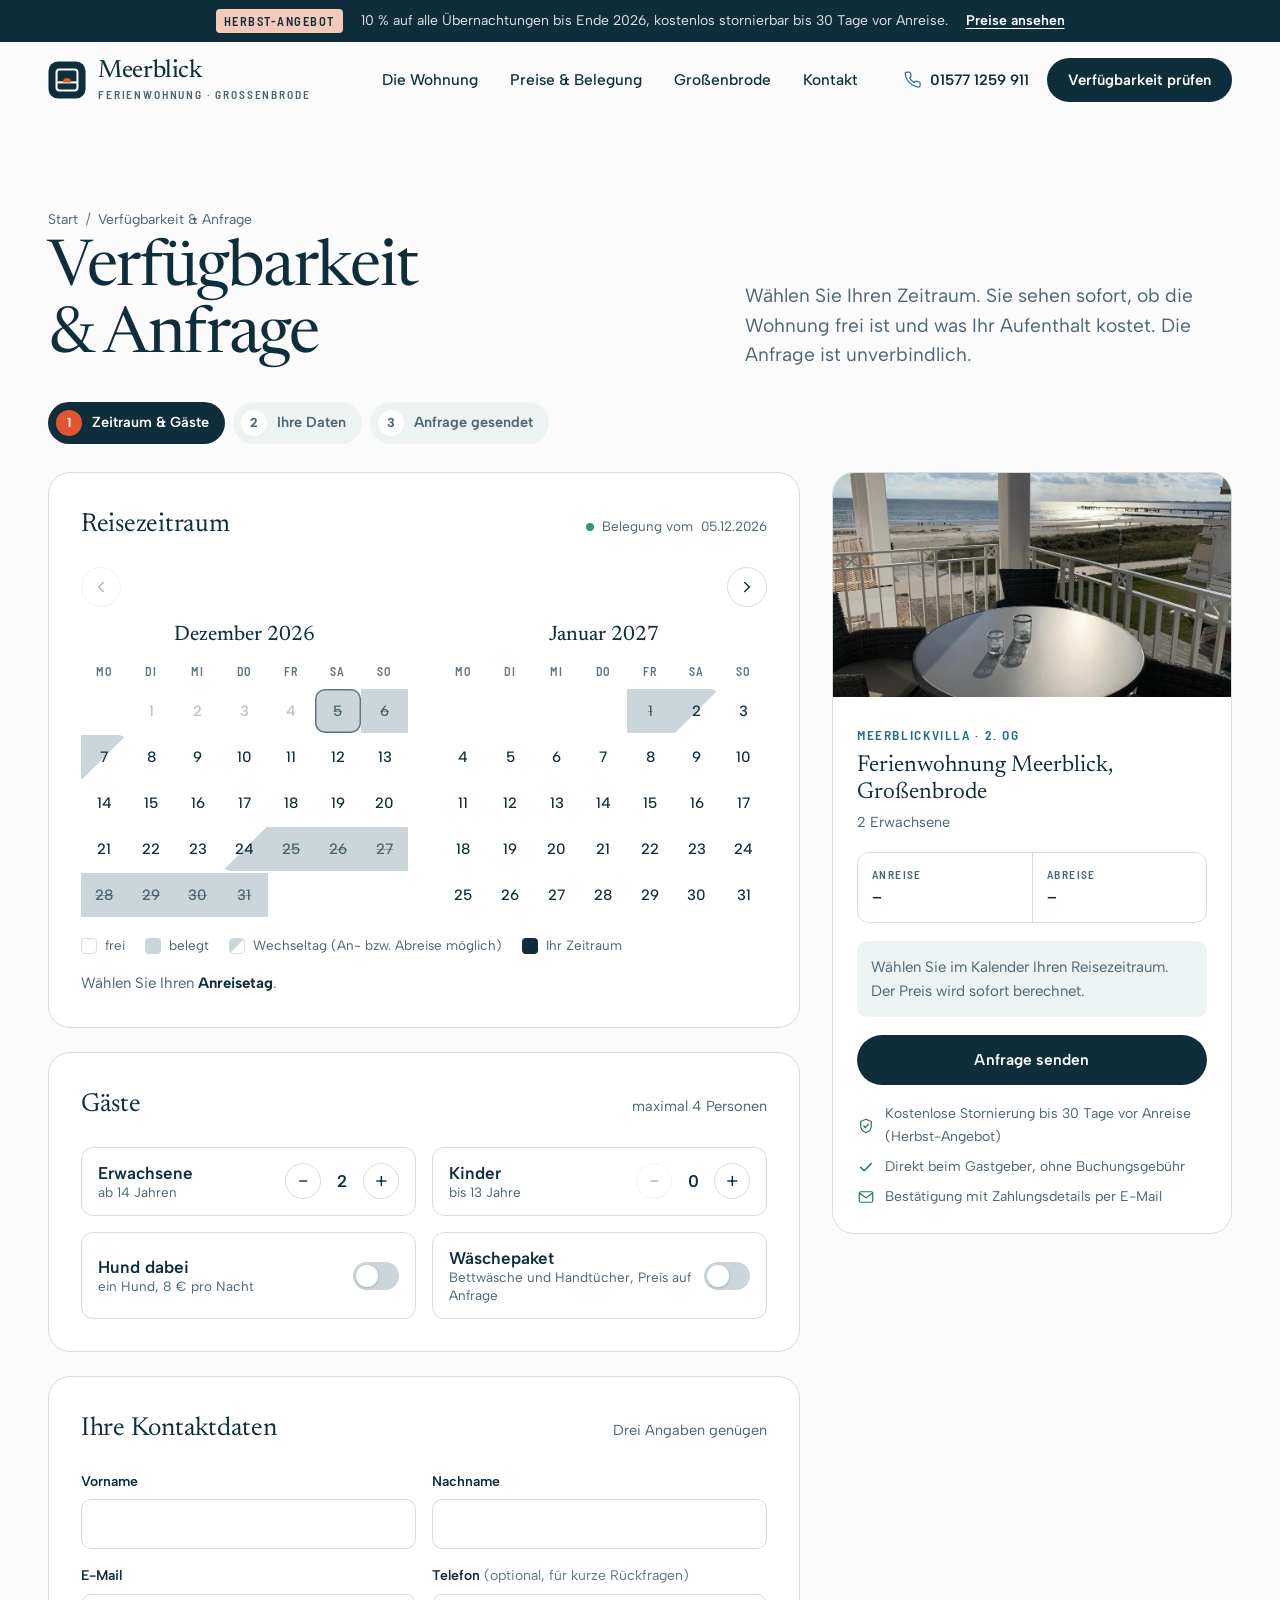
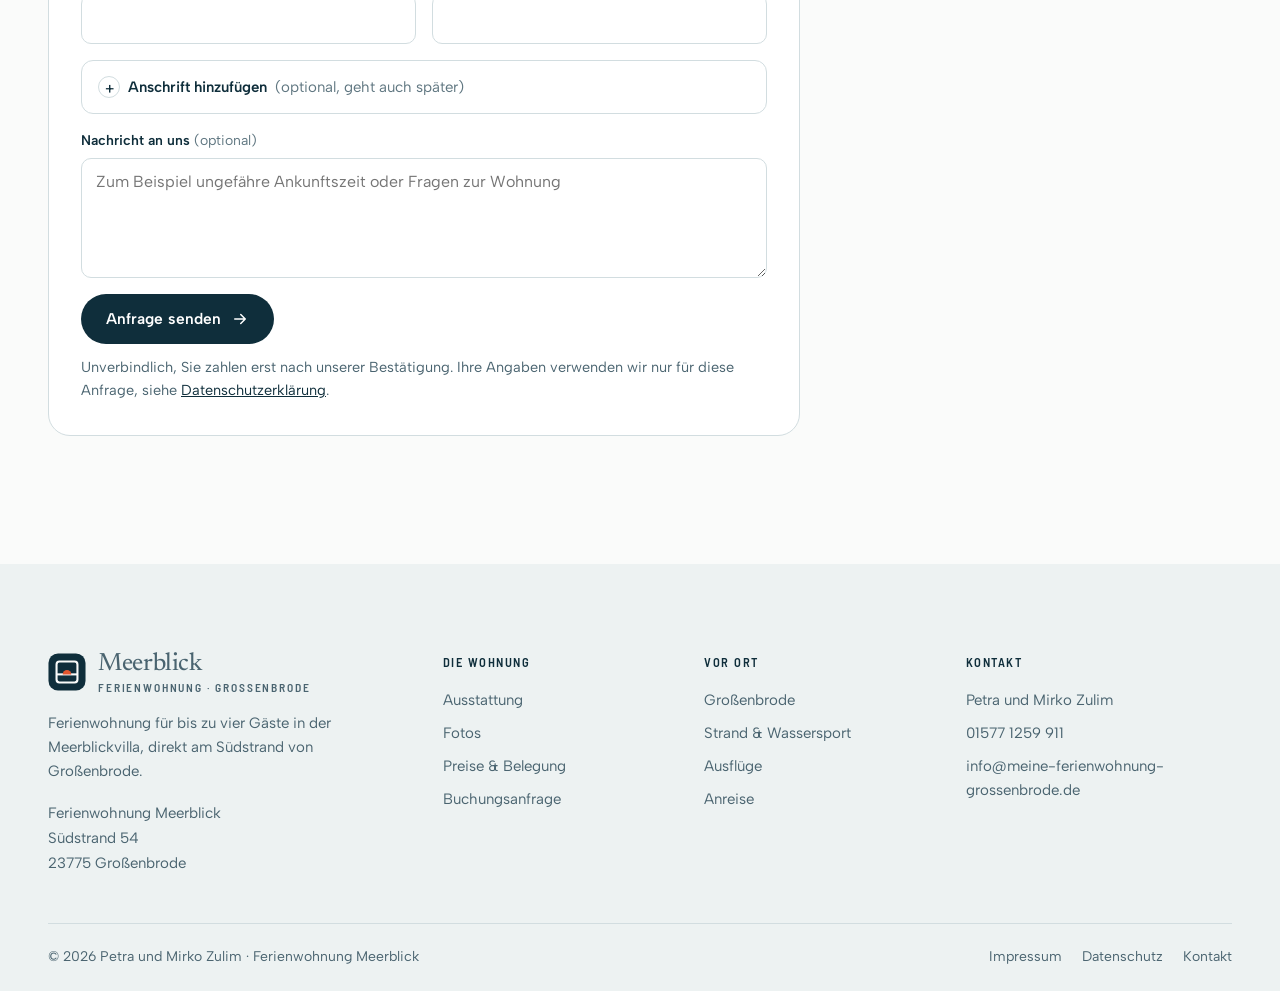
<file: buchen.html>
<!doctype html>
<html lang="de">
<head>
<meta charset="utf-8">
<meta name="viewport" content="width=device-width, initial-scale=1">
<title>Verfügbarkeit & Anfrage · Ferienwohnung Meerblick Großenbrode</title>
<meta name="description" content="Reisezeitraum wählen, Preis sofort sehen und unverbindlich anfragen: Ferienwohnung Meerblick am Südstrand von Großenbrode.">
<meta name="robots" content="noindex, nofollow">
<meta name="theme-color" content="#0F2E3B">
<meta property="og:type" content="website">
<meta property="og:locale" content="de_DE">
<meta property="og:title" content="Verfügbarkeit & Anfrage · Ferienwohnung Meerblick Großenbrode">
<meta property="og:description" content="Reisezeitraum wählen, Preis sofort sehen und unverbindlich anfragen: Ferienwohnung Meerblick am Südstrand von Großenbrode.">
<meta property="og:image" content="https://wellenblick-grossenbrode.de/assets/img/og-meerblick.jpg">
<link rel="canonical" href="https://wellenblick-grossenbrode.de/buchen.html">
<link rel="icon" href="assets/img/favicon.svg" type="image/svg+xml">
<link rel="preload" href="assets/fonts/newsreader-opsz.woff2" as="font" type="font/woff2" crossorigin>
<link rel="preload" href="assets/fonts/albert-sans-wght.woff2" as="font" type="font/woff2" crossorigin>
<link rel="stylesheet" href="assets/css/style.css?v=1792067929">
</head>
<body class="page-buchen">
<a class="skip-link" href="#main">Zum Inhalt springen</a>
<div class="announce" data-deal><div class="container"><span class="announce__tag">Herbst-Angebot</span><span class="announce__long">10&nbsp;% auf alle Übernachtungen bis Ende 2026, kostenlos stornierbar bis 30 Tage vor Anreise.</span><span class="announce__short">−10&nbsp;% bis Ende 2026</span><a href="preise.html">Preise ansehen</a></div></div>
<header class="site-header">
  <div class="container">
    <a class="brand" href="index.html" aria-label="Ferienwohnung Meerblick Großenbrode, zur Startseite"><svg class="brand__mark" viewBox="0 0 40 40" aria-hidden="true"><rect x="0.5" y="0.5" width="39" height="39" rx="10" fill="#0F2E3B"/><rect x="9" y="9" width="22" height="22" rx="3" fill="none" stroke="#FAFBFA" stroke-width="2.2"/><path d="M9 22.5h22" stroke="#FAFBFA" stroke-width="2.2"/><path d="M15.5 22.5a4.5 4.5 0 0 1 9 0z" fill="#E2562F"/></svg><span class="brand__text"><span class="brand__name">Meerblick</span><span class="brand__sub">Ferienwohnung · Großenbrode</span></span></a>
    <nav class="nav" aria-label="Hauptnavigation"><ul class="nav__list"><li><a href="wohnung.html">Die Wohnung</a></li><li><a href="preise.html">Preise &amp; Belegung</a></li><li><a href="grossenbrode.html">Großenbrode</a></li><li><a href="kontakt.html">Kontakt</a></li></ul></nav>
    <div class="header__actions">
      <a class="header__phone" href="tel:+4915771259911"><svg viewBox="0 0 24 24" fill="none" stroke="currentColor" stroke-width="1.6" stroke-linecap="round" stroke-linejoin="round" aria-hidden="true"><path d="M21.5 16.4v3a2 2 0 0 1-2.2 2 19.8 19.8 0 0 1-8.6-3.1 19.5 19.5 0 0 1-6-6A19.8 19.8 0 0 1 1.6 3.7 2 2 0 0 1 3.6 1.5h3a2 2 0 0 1 2 1.7c.1.9.4 1.8.7 2.7a2 2 0 0 1-.5 2.1L7.5 9.3a16 16 0 0 0 6 6l1.3-1.3a2 2 0 0 1 2.1-.4c.9.3 1.8.6 2.7.7a2 2 0 0 1 1.9 2.1z"/></svg><span>01577 1259 911</span></a>
      <a class="btn btn--primary" href="buchen.html">Verfügbarkeit prüfen</a>
    </div>
    <button class="nav-toggle" type="button" aria-expanded="false" aria-controls="mobile-nav" aria-label="Menü öffnen"><svg viewBox="0 0 24 24" fill="none" stroke="currentColor" stroke-width="2" stroke-linecap="round" stroke-linejoin="round" aria-hidden="true"><path d="M4 7h16M4 12h16M4 17h16"/></svg></button>
  </div>
</header>
<div class="mobile-nav" id="mobile-nav" aria-label="Menü">
  <nav aria-label="Mobile Navigation"><ul><li><a href="index.html"><span>Startseite</span><span class="mobile-nav__arrow"><svg viewBox="0 0 24 24" fill="none" stroke="currentColor" stroke-width="1.8" stroke-linecap="round" stroke-linejoin="round" aria-hidden="true"><path d="M5 12h14M13 6l6 6-6 6"/></svg></span></a></li><li><a href="wohnung.html"><span>Die Wohnung</span><span class="mobile-nav__arrow"><svg viewBox="0 0 24 24" fill="none" stroke="currentColor" stroke-width="1.8" stroke-linecap="round" stroke-linejoin="round" aria-hidden="true"><path d="M5 12h14M13 6l6 6-6 6"/></svg></span></a></li><li><a href="preise.html"><span>Preise &amp; Belegung</span><span class="mobile-nav__arrow"><svg viewBox="0 0 24 24" fill="none" stroke="currentColor" stroke-width="1.8" stroke-linecap="round" stroke-linejoin="round" aria-hidden="true"><path d="M5 12h14M13 6l6 6-6 6"/></svg></span></a></li><li><a href="grossenbrode.html"><span>Großenbrode</span><span class="mobile-nav__arrow"><svg viewBox="0 0 24 24" fill="none" stroke="currentColor" stroke-width="1.8" stroke-linecap="round" stroke-linejoin="round" aria-hidden="true"><path d="M5 12h14M13 6l6 6-6 6"/></svg></span></a></li><li><a href="kontakt.html"><span>Kontakt</span><span class="mobile-nav__arrow"><svg viewBox="0 0 24 24" fill="none" stroke="currentColor" stroke-width="1.8" stroke-linecap="round" stroke-linejoin="round" aria-hidden="true"><path d="M5 12h14M13 6l6 6-6 6"/></svg></span></a></li></ul></nav>
  <div class="mobile-nav__foot">
    <a class="btn btn--primary btn--block" href="buchen.html">Verfügbarkeit prüfen <svg viewBox="0 0 24 24" fill="none" stroke="currentColor" stroke-width="2" stroke-linecap="round" stroke-linejoin="round" aria-hidden="true"><path d="M5 12h14M13 6l6 6-6 6"/></svg></a>
    <a class="btn btn--ghost btn--block" href="tel:+4915771259911"><svg viewBox="0 0 24 24" fill="none" stroke="currentColor" stroke-width="1.6" stroke-linecap="round" stroke-linejoin="round" aria-hidden="true"><path d="M21.5 16.4v3a2 2 0 0 1-2.2 2 19.8 19.8 0 0 1-8.6-3.1 19.5 19.5 0 0 1-6-6A19.8 19.8 0 0 1 1.6 3.7 2 2 0 0 1 3.6 1.5h3a2 2 0 0 1 2 1.7c.1.9.4 1.8.7 2.7a2 2 0 0 1-.5 2.1L7.5 9.3a16 16 0 0 0 6 6l1.3-1.3a2 2 0 0 1 2.1-.4c.9.3 1.8.6 2.7.7a2 2 0 0 1 1.9 2.1z"/></svg> 01577 1259 911</a>
    <p class="mobile-nav__meta">Südstrand 54 · 23775 Großenbrode</p>
  </div>
</div>
<main id="main">
<section class="page-hero page-hero--compact">
  <div class="container">
    <ol class="breadcrumb"><li><a href="index.html">Start</a></li><li aria-current="page">Verfügbarkeit &amp; Anfrage</li></ol>
    <div class="page-hero__inner">
      <h1 class="display-2 booking-title">Verfügbarkeit &amp; Anfrage</h1>
      <p class="lead">Wählen Sie Ihren Zeitraum. Sie sehen sofort, ob die Wohnung frei ist und was Ihr Aufenthalt kostet. Die Anfrage ist unverbindlich.</p>
    </div>
  </div>
</section>

<section class="section section--booking">
  <div class="container">
    <ol class="steps" data-steps>
      <li class="is-active"><b>1</b>Zeitraum &amp; Gäste</li>
      <li><b>2</b>Ihre Daten</li>
      <li><b>3</b>Anfrage gesendet</li>
    </ol>

    <div class="booking" data-booking>
      <div class="booking__main">
        <div class="panel" id="zeitraum">
          <div class="panel__title">
            <h2>Reisezeitraum</h2>
            <span class="cal-card__stand"><span class="live-dot"></span>Belegung vom <span data-today>15.10.2026</span></span>
          </div>
          <div data-booking-cal></div>
        </div>

        <div class="panel">
          <div class="panel__title"><h2>Gäste</h2><span class="muted small">maximal 4 Personen</span></div>
          <div class="options">
            <div class="stepper" data-stepper="adults">
              <span class="stepper__label"><strong>Erwachsene</strong><span>ab 14 Jahren</span></span>
              <span class="stepper__ctrl"><button type="button" data-minus aria-label="Weniger Erwachsene">−</button><output aria-live="polite">2</output><button type="button" data-plus aria-label="Mehr Erwachsene">+</button></span>
            </div>
            <div class="stepper" data-stepper="kids">
              <span class="stepper__label"><strong>Kinder</strong><span>bis 13 Jahre</span></span>
              <span class="stepper__ctrl"><button type="button" data-minus aria-label="Weniger Kinder">−</button><output aria-live="polite">0</output><button type="button" data-plus aria-label="Mehr Kinder">+</button></span>
            </div>
            <label class="toggle">
              <span class="stepper__label"><strong>Hund dabei</strong><span>ein Hund, 8 € pro Nacht</span></span>
              <input type="checkbox" data-dog aria-label="Hund mitbringen">
            </label>
            <label class="toggle">
              <span class="stepper__label"><strong>Wäschepaket</strong><span>Bettwäsche und Handtücher, Preis auf Anfrage</span></span>
              <input type="checkbox" name="waeschepaket" form="booking-form" data-linen aria-label="Wäschepaket anfragen">
            </label>
          </div>
        </div>

        <div class="panel">
          <div class="panel__title"><h2>Ihre Kontaktdaten</h2><span class="muted small">Drei Angaben genügen</span></div>
          <form id="booking-form" class="form-grid" novalidate>
            <div class="field field--half"><label for="b-vorname">Vorname</label><input class="input" id="b-vorname" name="vorname" autocomplete="given-name" required><span class="field__error">Bitte geben Sie Ihren Vornamen an.</span></div>
            <div class="field field--half"><label for="b-nachname">Nachname</label><input class="input" id="b-nachname" name="nachname" autocomplete="family-name" required><span class="field__error">Bitte geben Sie Ihren Nachnamen an.</span></div>
            <div class="field field--half"><label for="b-email">E-Mail</label><input class="input" id="b-email" name="email" type="email" autocomplete="email" required><span class="field__error">Bitte geben Sie eine gültige E-Mail-Adresse an, dorthin schicken wir die Bestätigung.</span></div>
            <div class="field field--half"><label for="b-tel">Telefon <span class="opt">(optional, für kurze Rückfragen)</span></label><input class="input" id="b-tel" name="telefon" type="tel" autocomplete="tel"></div>
            <details class="field address">
              <summary>Anschrift hinzufügen <span class="opt">(optional, geht auch später)</span></summary>
              <div class="form-grid">
                <div class="field"><label for="b-str">Straße und Hausnummer</label><input class="input" id="b-str" name="strasse" autocomplete="street-address"></div>
                <div class="field field--third"><label for="b-plz">PLZ</label><input class="input" id="b-plz" name="plz" autocomplete="postal-code" inputmode="numeric"></div>
                <div class="field field--twothird"><label for="b-ort">Ort</label><input class="input" id="b-ort" name="ort" autocomplete="address-level2"></div>
                <div class="field"><label for="b-land">Land</label><select id="b-land" name="land" autocomplete="country-name"><option>Deutschland</option><option>Österreich</option><option>Schweiz</option><option>Dänemark</option><option>Niederlande</option><option>anderes Land</option></select></div>
              </div>
            </details>
            <div class="field"><label for="b-msg">Nachricht an uns <span class="opt">(optional)</span></label><textarea id="b-msg" name="nachricht" placeholder="Zum Beispiel ungefähre Ankunftszeit oder Fragen zur Wohnung"></textarea></div>
            <div class="field form-submit">
              <button class="btn btn--primary" type="submit" data-submit>Anfrage senden <svg viewBox="0 0 24 24" fill="none" stroke="currentColor" stroke-width="2" stroke-linecap="round" stroke-linejoin="round" aria-hidden="true"><path d="M5 12h14M13 6l6 6-6 6"/></svg></button>
              <p class="muted small">Unverbindlich, Sie zahlen erst nach unserer Bestätigung. Ihre Angaben verwenden wir nur für diese Anfrage, siehe <a href="datenschutz.html#anfrage">Datenschutzerklärung</a>.</p>
            </div>
          </form>
        </div>
      </div>

      <aside class="panel summary" data-summary aria-label="Zusammenfassung Ihrer Anfrage">
        <div class="summary__img"><img src="assets/img/balkon-ausblick-m.webp" width="960" height="697" alt="Balkon der Ferienwohnung mit Blick auf die Ostsee"></div>
        <div class="summary__body">
          <div>
            <p class="label summary__kicker">Meerblickvilla · 2. OG</p>
            <p class="summary__name">Ferienwohnung Meerblick, Großenbrode</p>
            <p class="muted small summary__guests" data-sum-guests>2 Erwachsene</p>
          </div>
          <div class="summary__dates" data-sum-dates></div>
          <div data-sum-body></div>
          <button class="btn btn--primary btn--block" type="submit" form="booking-form" data-submit>Anfrage senden</button>
          <ul class="trust">
            <li data-trust-cancel><svg viewBox="0 0 24 24" fill="none" stroke="currentColor" stroke-width="1.6" stroke-linecap="round" stroke-linejoin="round" aria-hidden="true"><path d="M12 3l7 3v6c0 4.5-3 7.5-7 9-4-1.5-7-4.5-7-9V6z"/><path d="M9 12l2 2 4-4"/></svg><span>Kostenlose Stornierung bis 30 Tage vor Anreise</span></li>
            <li><svg viewBox="0 0 24 24" fill="none" stroke="currentColor" stroke-width="2" stroke-linecap="round" stroke-linejoin="round" aria-hidden="true"><path d="M5 12.5l4.5 4.5L19 7.5"/></svg><span>Direkt beim Gastgeber, ohne Buchungsgebühr</span></li>
            <li><svg viewBox="0 0 24 24" fill="none" stroke="currentColor" stroke-width="1.6" stroke-linecap="round" stroke-linejoin="round" aria-hidden="true"><rect x="3" y="5" width="18" height="14" rx="2"/><path d="M3.5 7l8.5 6 8.5-6"/></svg><span>Bestätigung mit Zahlungsdetails per E-Mail</span></li>
          </ul>
        </div>
      </aside>
    </div>

    <div class="panel success" data-booking-success role="status">
      <span class="success__icon"><svg viewBox="0 0 24 24" fill="none" stroke="currentColor" stroke-width="2.2" stroke-linecap="round" stroke-linejoin="round" aria-hidden="true"><path d="M5 12.5l4.5 4.5L19 7.5"/></svg></span>
      <span class="success__ref" data-ref>Anfrage</span>
      <h2 class="display-2">Vielen Dank, <span data-name></span>!</h2>
      <p class="lead success__lead">Ihre Anfrage ist gesendet. Wir prüfen den Zeitraum und schicken Ihnen die Bestätigung mit den Zahlungsdetails an <b data-mail></b>.</p>
      <dl>
        <dt>Zeitraum</dt><dd data-s-dates></dd>
        <dt>Gäste</dt><dd data-s-guests></dd>
        <dt>Gesamtpreis</dt><dd data-s-total></dd>
      </dl>
      <p class="muted small">zzgl. Kurabgabe · Bei Fragen erreichen Sie uns unter 01577 1259 911.</p>
      <div class="btn-row success__actions"><a class="btn btn--primary" href="index.html">Zur Startseite</a><a class="btn btn--ghost" href="grossenbrode.html">Großenbrode entdecken</a></div>
    </div>
  </div>
</section>

<div class="booking-bar" data-booking-bar>
  <span class="booking-bar__info"><span data-bb-label>Noch kein Zeitraum gewählt</span><b data-mobile-total></b></span>
  <button type="button" class="btn btn--primary" data-bb-action>Zeitraum wählen</button>
</div>
</main>
<footer class="site-footer">
  <div class="container">
    <div class="footer__grid">
      <div class="footer__about">
        <a class="brand" href="index.html" aria-label="Zur Startseite"><svg class="brand__mark" viewBox="0 0 40 40" aria-hidden="true"><rect x="0.5" y="0.5" width="39" height="39" rx="10" fill="#0F2E3B"/><rect x="9" y="9" width="22" height="22" rx="3" fill="none" stroke="#FAFBFA" stroke-width="2.2"/><path d="M9 22.5h22" stroke="#FAFBFA" stroke-width="2.2"/><path d="M15.5 22.5a4.5 4.5 0 0 1 9 0z" fill="#E2562F"/></svg><span class="brand__text"><span class="brand__name">Meerblick</span><span class="brand__sub">Ferienwohnung · Großenbrode</span></span></a>
        <p>Ferienwohnung für bis zu vier Gäste in der Meerblickvilla, direkt am Südstrand von Großenbrode.</p>
        <address>Ferienwohnung Meerblick<br>Südstrand 54<br>23775 Großenbrode</address>
      </div>
      <div>
        <h2>Die Wohnung</h2>
        <ul>
          <li><a href="wohnung.html#ausstattung">Ausstattung</a></li>
          <li><a href="wohnung.html#fotos">Fotos</a></li>
          <li><a href="preise.html">Preise &amp; Belegung</a></li>
          <li><a href="buchen.html">Buchungsanfrage</a></li>
        </ul>
      </div>
      <div>
        <h2>Vor Ort</h2>
        <ul>
          <li><a href="grossenbrode.html">Großenbrode</a></li>
          <li><a href="grossenbrode.html#strand">Strand &amp; Wassersport</a></li>
          <li><a href="grossenbrode.html#ausfluege">Ausflüge</a></li>
          <li><a href="kontakt.html#anreise">Anreise</a></li>
        </ul>
      </div>
      <div>
        <h2>Kontakt</h2>
        <ul>
          <li>Petra und Mirko Zulim</li>
          <li><a href="tel:+4915771259911">01577 1259 911</a></li>
          <li><a href="mailto:info@meine-ferienwohnung-grossenbrode.de">info@meine-ferienwohnung-grossenbrode.de</a></li>
        </ul>
      </div>
    </div>
    <div class="footer__bottom">
      <span>© <span data-current-year>2026</span> Petra und Mirko Zulim · Ferienwohnung Meerblick</span>
      <ul>
        <li><a href="impressum.html">Impressum</a></li>
        <li><a href="datenschutz.html">Datenschutz</a></li>
        <li><a href="kontakt.html">Kontakt</a></li>
      </ul>
    </div>
  </div>
</footer>
<script src="assets/js/main.js?v=1792067929" defer></script>
</body>
</html>
</file>
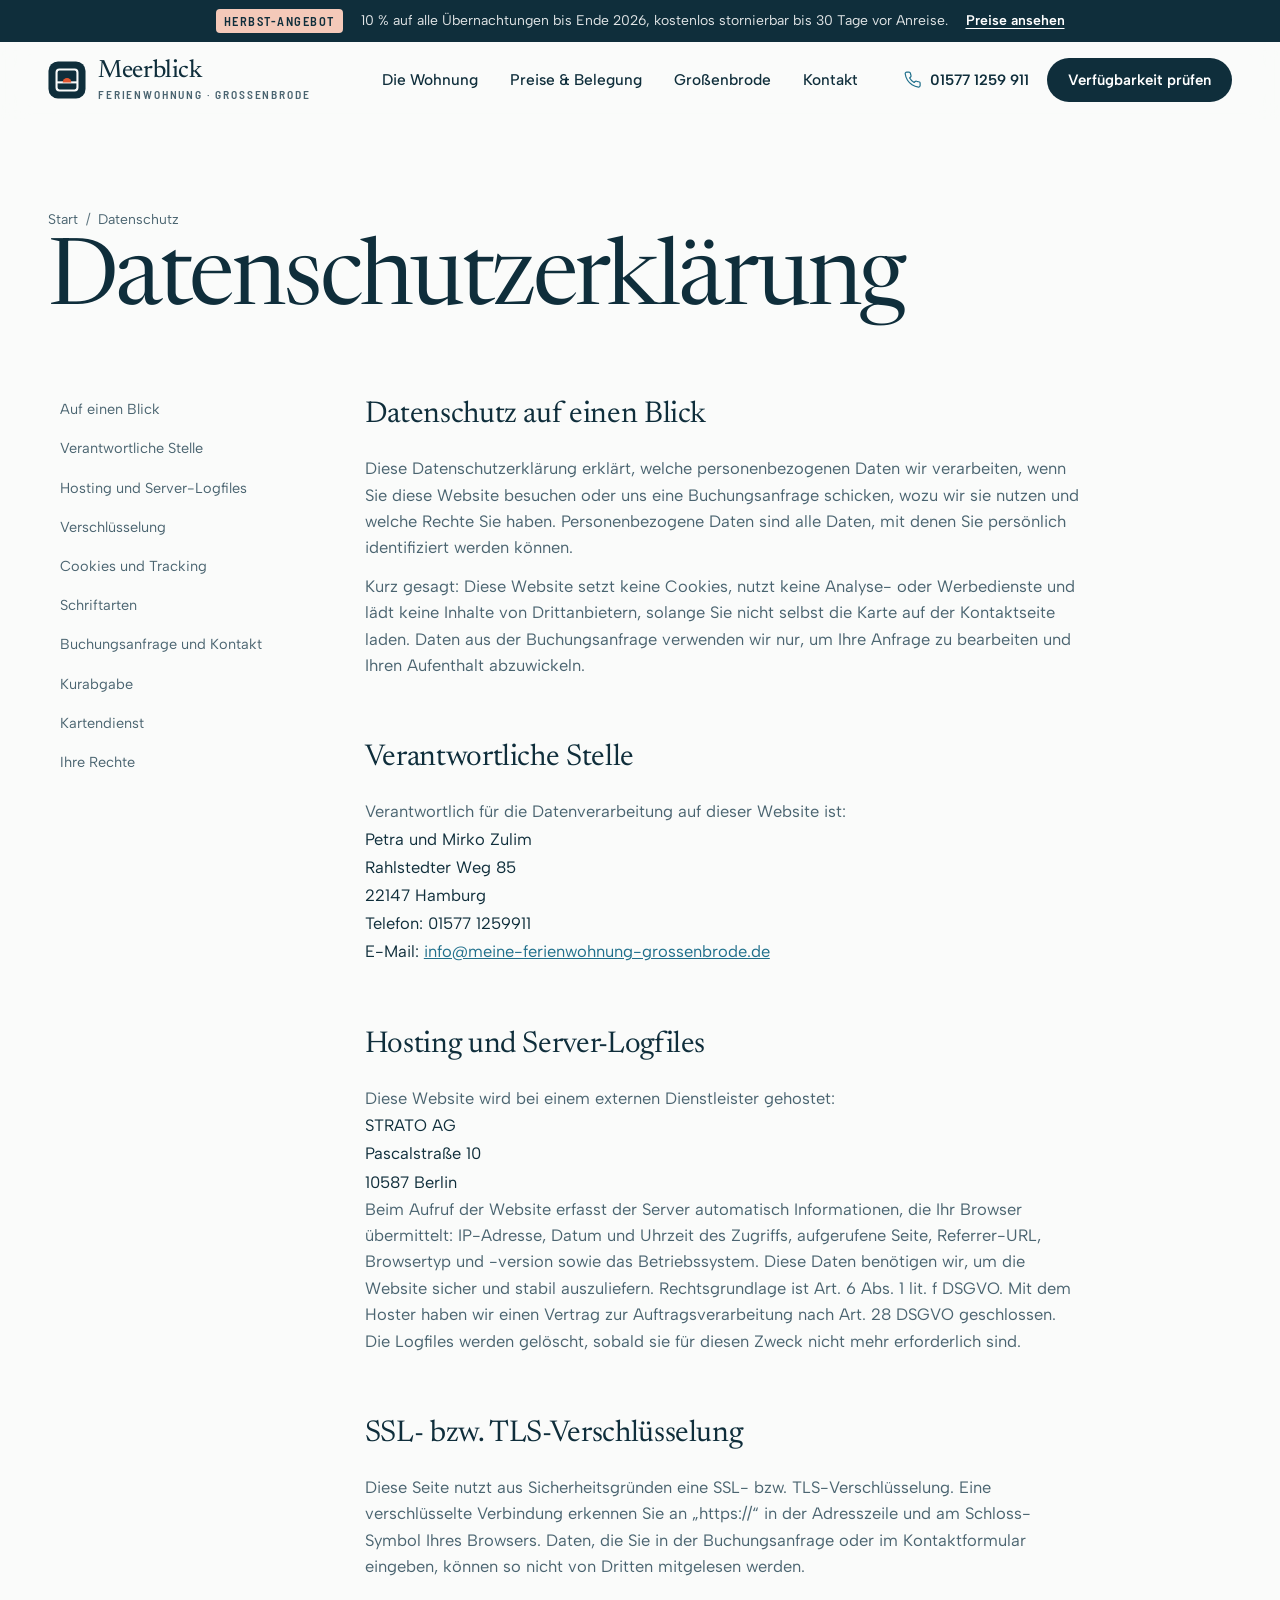
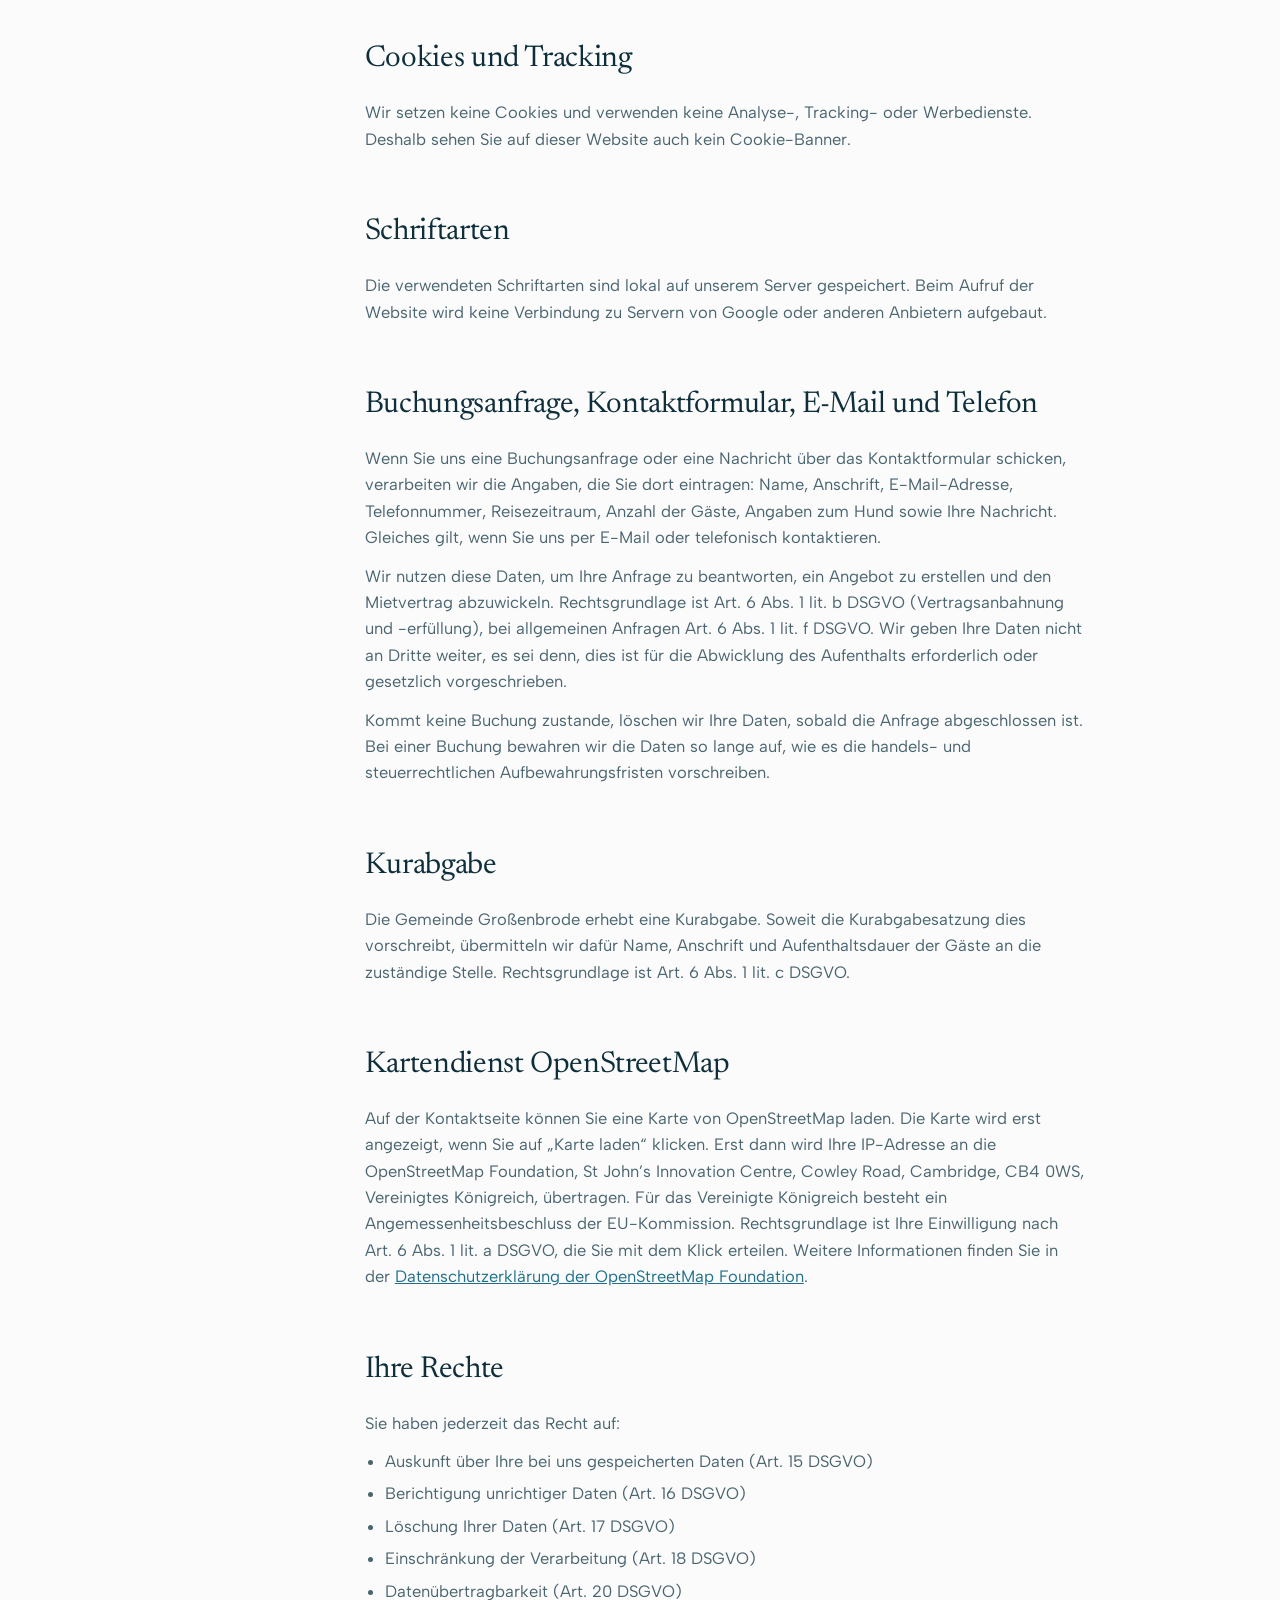
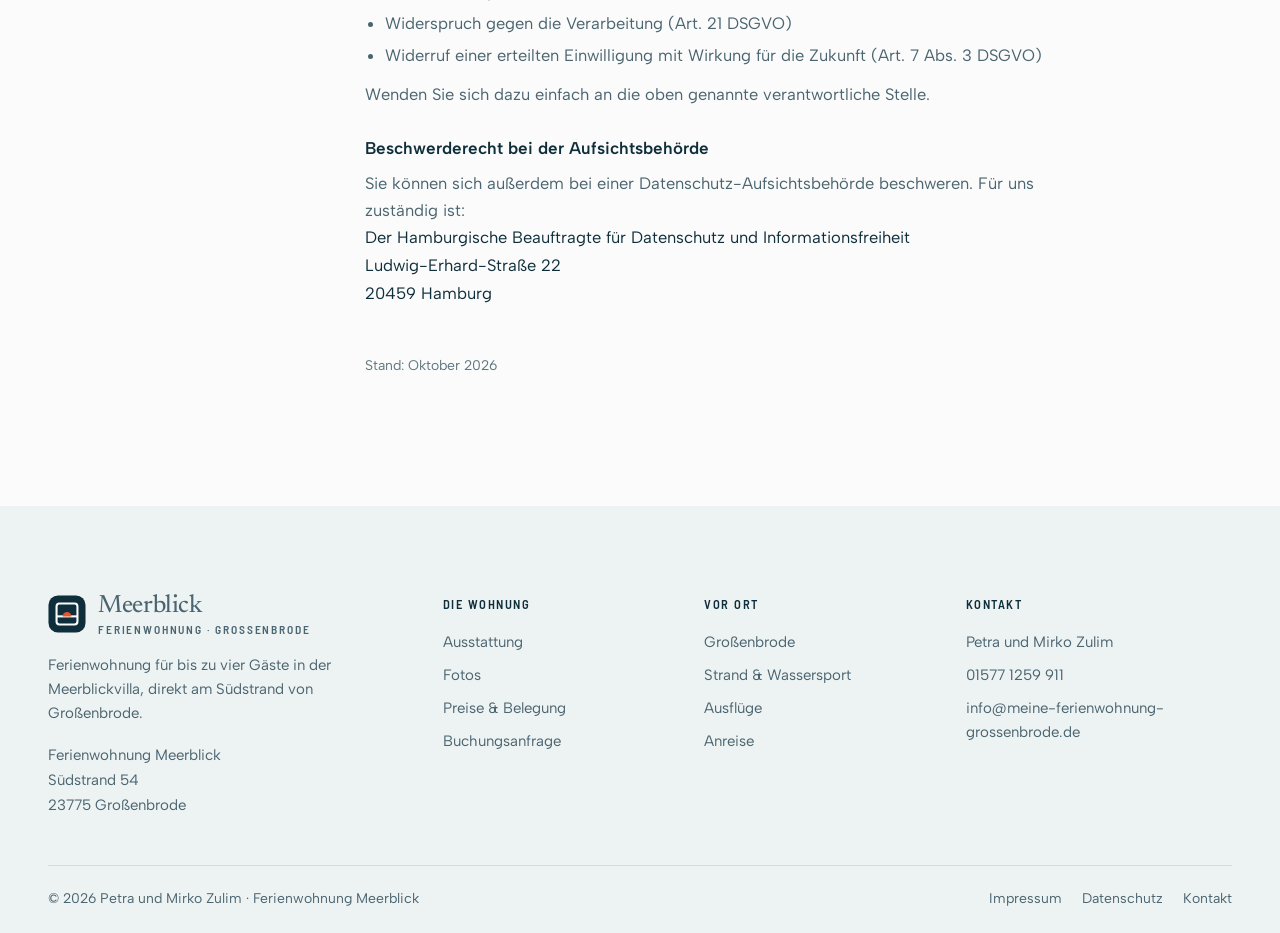
<file: datenschutz.html>
<!doctype html>
<html lang="de">
<head>
<meta charset="utf-8">
<meta name="viewport" content="width=device-width, initial-scale=1">
<title>Datenschutzerklärung · Ferienwohnung Meerblick Großenbrode</title>
<meta name="description" content="Datenschutzerklärung der Website der Ferienwohnung Meerblick in Großenbrode.">
<meta name="robots" content="noindex, nofollow">
<meta name="theme-color" content="#0F2E3B">
<meta property="og:type" content="website">
<meta property="og:locale" content="de_DE">
<meta property="og:title" content="Datenschutzerklärung · Ferienwohnung Meerblick Großenbrode">
<meta property="og:description" content="Datenschutzerklärung der Website der Ferienwohnung Meerblick in Großenbrode.">
<meta property="og:image" content="https://wellenblick-grossenbrode.de/assets/img/og-meerblick.jpg">
<link rel="canonical" href="https://wellenblick-grossenbrode.de/datenschutz.html">
<link rel="icon" href="assets/img/favicon.svg" type="image/svg+xml">
<link rel="preload" href="assets/fonts/newsreader-opsz.woff2" as="font" type="font/woff2" crossorigin>
<link rel="preload" href="assets/fonts/albert-sans-wght.woff2" as="font" type="font/woff2" crossorigin>
<link rel="stylesheet" href="assets/css/style.css?v=1792067929">
</head>
<body class="page-datenschutz">
<a class="skip-link" href="#main">Zum Inhalt springen</a>
<div class="announce" data-deal><div class="container"><span class="announce__tag">Herbst-Angebot</span><span class="announce__long">10&nbsp;% auf alle Übernachtungen bis Ende 2026, kostenlos stornierbar bis 30 Tage vor Anreise.</span><span class="announce__short">−10&nbsp;% bis Ende 2026</span><a href="preise.html">Preise ansehen</a></div></div>
<header class="site-header">
  <div class="container">
    <a class="brand" href="index.html" aria-label="Ferienwohnung Meerblick Großenbrode, zur Startseite"><svg class="brand__mark" viewBox="0 0 40 40" aria-hidden="true"><rect x="0.5" y="0.5" width="39" height="39" rx="10" fill="#0F2E3B"/><rect x="9" y="9" width="22" height="22" rx="3" fill="none" stroke="#FAFBFA" stroke-width="2.2"/><path d="M9 22.5h22" stroke="#FAFBFA" stroke-width="2.2"/><path d="M15.5 22.5a4.5 4.5 0 0 1 9 0z" fill="#E2562F"/></svg><span class="brand__text"><span class="brand__name">Meerblick</span><span class="brand__sub">Ferienwohnung · Großenbrode</span></span></a>
    <nav class="nav" aria-label="Hauptnavigation"><ul class="nav__list"><li><a href="wohnung.html">Die Wohnung</a></li><li><a href="preise.html">Preise &amp; Belegung</a></li><li><a href="grossenbrode.html">Großenbrode</a></li><li><a href="kontakt.html">Kontakt</a></li></ul></nav>
    <div class="header__actions">
      <a class="header__phone" href="tel:+4915771259911"><svg viewBox="0 0 24 24" fill="none" stroke="currentColor" stroke-width="1.6" stroke-linecap="round" stroke-linejoin="round" aria-hidden="true"><path d="M21.5 16.4v3a2 2 0 0 1-2.2 2 19.8 19.8 0 0 1-8.6-3.1 19.5 19.5 0 0 1-6-6A19.8 19.8 0 0 1 1.6 3.7 2 2 0 0 1 3.6 1.5h3a2 2 0 0 1 2 1.7c.1.9.4 1.8.7 2.7a2 2 0 0 1-.5 2.1L7.5 9.3a16 16 0 0 0 6 6l1.3-1.3a2 2 0 0 1 2.1-.4c.9.3 1.8.6 2.7.7a2 2 0 0 1 1.9 2.1z"/></svg><span>01577 1259 911</span></a>
      <a class="btn btn--primary" href="buchen.html">Verfügbarkeit prüfen</a>
    </div>
    <button class="nav-toggle" type="button" aria-expanded="false" aria-controls="mobile-nav" aria-label="Menü öffnen"><svg viewBox="0 0 24 24" fill="none" stroke="currentColor" stroke-width="2" stroke-linecap="round" stroke-linejoin="round" aria-hidden="true"><path d="M4 7h16M4 12h16M4 17h16"/></svg></button>
  </div>
</header>
<div class="mobile-nav" id="mobile-nav" aria-label="Menü">
  <nav aria-label="Mobile Navigation"><ul><li><a href="index.html"><span>Startseite</span><span class="mobile-nav__arrow"><svg viewBox="0 0 24 24" fill="none" stroke="currentColor" stroke-width="1.8" stroke-linecap="round" stroke-linejoin="round" aria-hidden="true"><path d="M5 12h14M13 6l6 6-6 6"/></svg></span></a></li><li><a href="wohnung.html"><span>Die Wohnung</span><span class="mobile-nav__arrow"><svg viewBox="0 0 24 24" fill="none" stroke="currentColor" stroke-width="1.8" stroke-linecap="round" stroke-linejoin="round" aria-hidden="true"><path d="M5 12h14M13 6l6 6-6 6"/></svg></span></a></li><li><a href="preise.html"><span>Preise &amp; Belegung</span><span class="mobile-nav__arrow"><svg viewBox="0 0 24 24" fill="none" stroke="currentColor" stroke-width="1.8" stroke-linecap="round" stroke-linejoin="round" aria-hidden="true"><path d="M5 12h14M13 6l6 6-6 6"/></svg></span></a></li><li><a href="grossenbrode.html"><span>Großenbrode</span><span class="mobile-nav__arrow"><svg viewBox="0 0 24 24" fill="none" stroke="currentColor" stroke-width="1.8" stroke-linecap="round" stroke-linejoin="round" aria-hidden="true"><path d="M5 12h14M13 6l6 6-6 6"/></svg></span></a></li><li><a href="kontakt.html"><span>Kontakt</span><span class="mobile-nav__arrow"><svg viewBox="0 0 24 24" fill="none" stroke="currentColor" stroke-width="1.8" stroke-linecap="round" stroke-linejoin="round" aria-hidden="true"><path d="M5 12h14M13 6l6 6-6 6"/></svg></span></a></li></ul></nav>
  <div class="mobile-nav__foot">
    <a class="btn btn--primary btn--block" href="buchen.html">Verfügbarkeit prüfen <svg viewBox="0 0 24 24" fill="none" stroke="currentColor" stroke-width="2" stroke-linecap="round" stroke-linejoin="round" aria-hidden="true"><path d="M5 12h14M13 6l6 6-6 6"/></svg></a>
    <a class="btn btn--ghost btn--block" href="tel:+4915771259911"><svg viewBox="0 0 24 24" fill="none" stroke="currentColor" stroke-width="1.6" stroke-linecap="round" stroke-linejoin="round" aria-hidden="true"><path d="M21.5 16.4v3a2 2 0 0 1-2.2 2 19.8 19.8 0 0 1-8.6-3.1 19.5 19.5 0 0 1-6-6A19.8 19.8 0 0 1 1.6 3.7 2 2 0 0 1 3.6 1.5h3a2 2 0 0 1 2 1.7c.1.9.4 1.8.7 2.7a2 2 0 0 1-.5 2.1L7.5 9.3a16 16 0 0 0 6 6l1.3-1.3a2 2 0 0 1 2.1-.4c.9.3 1.8.6 2.7.7a2 2 0 0 1 1.9 2.1z"/></svg> 01577 1259 911</a>
    <p class="mobile-nav__meta">Südstrand 54 · 23775 Großenbrode</p>
  </div>
</div>
<main id="main">
<section class="page-hero">
  <div class="container">
    <ol class="breadcrumb"><li><a href="index.html">Start</a></li><li aria-current="page">Datenschutz</li></ol>
    <h1 class="display-1">Datenschutz&shy;erklärung</h1>
  </div>
</section>

<section class="section" style="padding-top:0">
  <div class="container legal">
    <ul class="legal__toc" aria-label="Inhalt">
      <li><a href="#ueberblick">Auf einen Blick</a></li>
      <li><a href="#verantwortlich">Verantwortliche Stelle</a></li>
      <li><a href="#hosting">Hosting und Server-Logfiles</a></li>
      <li><a href="#verschluesselung">Verschlüsselung</a></li>
      <li><a href="#cookies">Cookies und Tracking</a></li>
      <li><a href="#schriften">Schriftarten</a></li>
      <li><a href="#anfrage">Buchungsanfrage und Kontakt</a></li>
      <li><a href="#kurabgabe">Kurabgabe</a></li>
      <li><a href="#karte">Kartendienst</a></li>
      <li><a href="#rechte">Ihre Rechte</a></li>
    </ul>
    <div class="legal__body">
      <h2 id="ueberblick">Datenschutz auf einen Blick</h2>
      <p>Diese Datenschutzerklärung erklärt, welche personenbezogenen Daten wir verarbeiten, wenn Sie diese Website besuchen oder uns eine Buchungsanfrage schicken, wozu wir sie nutzen und welche Rechte Sie haben. Personenbezogene Daten sind alle Daten, mit denen Sie persönlich identifiziert werden können.</p>
      <p>Kurz gesagt: Diese Website setzt keine Cookies, nutzt keine Analyse- oder Werbedienste und lädt keine Inhalte von Drittanbietern, solange Sie nicht selbst die Karte auf der Kontaktseite laden. Daten aus der Buchungsanfrage verwenden wir nur, um Ihre Anfrage zu bearbeiten und Ihren Aufenthalt abzuwickeln.</p>

      <h2 id="verantwortlich">Verantwortliche Stelle</h2>
      <p>Verantwortlich für die Datenverarbeitung auf dieser Website ist:</p>
      <address>Petra und Mirko Zulim<br>Rahlstedter Weg 85<br>22147 Hamburg<br>Telefon: 01577 1259911<br>E-Mail: <a href="mailto:info@meine-ferienwohnung-grossenbrode.de">info@meine-ferienwohnung-grossenbrode.de</a></address>

      <h2 id="hosting">Hosting und Server-Logfiles</h2>
      <p>Diese Website wird bei einem externen Dienstleister gehostet:</p>
      <address>STRATO AG<br>Pascalstraße 10<br>10587 Berlin</address>
      <p>Beim Aufruf der Website erfasst der Server automatisch Informationen, die Ihr Browser übermittelt: IP-Adresse, Datum und Uhrzeit des Zugriffs, aufgerufene Seite, Referrer-URL, Browsertyp und -version sowie das Betriebssystem. Diese Daten benötigen wir, um die Website sicher und stabil auszuliefern. Rechtsgrundlage ist Art. 6 Abs. 1 lit. f DSGVO. Mit dem Hoster haben wir einen Vertrag zur Auftragsverarbeitung nach Art. 28 DSGVO geschlossen. Die Logfiles werden gelöscht, sobald sie für diesen Zweck nicht mehr erforderlich sind.</p>

      <h2 id="verschluesselung">SSL- bzw. TLS-Verschlüsselung</h2>
      <p>Diese Seite nutzt aus Sicherheitsgründen eine SSL- bzw. TLS-Verschlüsselung. Eine verschlüsselte Verbindung erkennen Sie an „https://“ in der Adresszeile und am Schloss-Symbol Ihres Browsers. Daten, die Sie in der Buchungsanfrage oder im Kontaktformular eingeben, können so nicht von Dritten mitgelesen werden.</p>

      <h2 id="cookies">Cookies und Tracking</h2>
      <p>Wir setzen keine Cookies und verwenden keine Analyse-, Tracking- oder Werbedienste. Deshalb sehen Sie auf dieser Website auch kein Cookie-Banner.</p>

      <h2 id="schriften">Schriftarten</h2>
      <p>Die verwendeten Schriftarten sind lokal auf unserem Server gespeichert. Beim Aufruf der Website wird keine Verbindung zu Servern von Google oder anderen Anbietern aufgebaut.</p>

      <h2 id="anfrage">Buchungsanfrage, Kontaktformular, E-Mail und Telefon</h2>
      <p>Wenn Sie uns eine Buchungsanfrage oder eine Nachricht über das Kontaktformular schicken, verarbeiten wir die Angaben, die Sie dort eintragen: Name, Anschrift, E-Mail-Adresse, Telefonnummer, Reisezeitraum, Anzahl der Gäste, Angaben zum Hund sowie Ihre Nachricht. Gleiches gilt, wenn Sie uns per E-Mail oder telefonisch kontaktieren.</p>
      <p>Wir nutzen diese Daten, um Ihre Anfrage zu beantworten, ein Angebot zu erstellen und den Mietvertrag abzuwickeln. Rechtsgrundlage ist Art. 6 Abs. 1 lit. b DSGVO (Vertragsanbahnung und -erfüllung), bei allgemeinen Anfragen Art. 6 Abs. 1 lit. f DSGVO. Wir geben Ihre Daten nicht an Dritte weiter, es sei denn, dies ist für die Abwicklung des Aufenthalts erforderlich oder gesetzlich vorgeschrieben.</p>
      <p>Kommt keine Buchung zustande, löschen wir Ihre Daten, sobald die Anfrage abgeschlossen ist. Bei einer Buchung bewahren wir die Daten so lange auf, wie es die handels- und steuerrechtlichen Aufbewahrungsfristen vorschreiben.</p>

      <h2 id="kurabgabe">Kurabgabe</h2>
      <p>Die Gemeinde Großenbrode erhebt eine Kurabgabe. Soweit die Kurabgabesatzung dies vorschreibt, übermitteln wir dafür Name, Anschrift und Aufenthaltsdauer der Gäste an die zuständige Stelle. Rechtsgrundlage ist Art. 6 Abs. 1 lit. c DSGVO.</p>

      <h2 id="karte">Kartendienst OpenStreetMap</h2>
      <p>Auf der Kontaktseite können Sie eine Karte von OpenStreetMap laden. Die Karte wird erst angezeigt, wenn Sie auf „Karte laden“ klicken. Erst dann wird Ihre IP-Adresse an die OpenStreetMap Foundation, St John’s Innovation Centre, Cowley Road, Cambridge, CB4 0WS, Vereinigtes Königreich, übertragen. Für das Vereinigte Königreich besteht ein Angemessenheitsbeschluss der EU-Kommission. Rechtsgrundlage ist Ihre Einwilligung nach Art. 6 Abs. 1 lit. a DSGVO, die Sie mit dem Klick erteilen. Weitere Informationen finden Sie in der <a href="https://osmfoundation.org/wiki/Privacy_Policy" rel="noopener">Datenschutzerklärung der OpenStreetMap Foundation</a>.</p>

      <h2 id="rechte">Ihre Rechte</h2>
      <p>Sie haben jederzeit das Recht auf:</p>
      <ul>
        <li>Auskunft über Ihre bei uns gespeicherten Daten (Art. 15 DSGVO)</li>
        <li>Berichtigung unrichtiger Daten (Art. 16 DSGVO)</li>
        <li>Löschung Ihrer Daten (Art. 17 DSGVO)</li>
        <li>Einschränkung der Verarbeitung (Art. 18 DSGVO)</li>
        <li>Datenübertragbarkeit (Art. 20 DSGVO)</li>
        <li>Widerspruch gegen die Verarbeitung (Art. 21 DSGVO)</li>
        <li>Widerruf einer erteilten Einwilligung mit Wirkung für die Zukunft (Art. 7 Abs. 3 DSGVO)</li>
      </ul>
      <p>Wenden Sie sich dazu einfach an die oben genannte verantwortliche Stelle.</p>
      <h3>Beschwerderecht bei der Aufsichtsbehörde</h3>
      <p>Sie können sich außerdem bei einer Datenschutz-Aufsichtsbehörde beschweren. Für uns zuständig ist:</p>
      <address>Der Hamburgische Beauftragte für Datenschutz und Informationsfreiheit<br>Ludwig-Erhard-Straße 22<br>20459 Hamburg</address>

      <p class="legal__stand">Stand: Oktober 2026</p>
    </div>
  </div>
</section>
</main>
<footer class="site-footer">
  <div class="container">
    <div class="footer__grid">
      <div class="footer__about">
        <a class="brand" href="index.html" aria-label="Zur Startseite"><svg class="brand__mark" viewBox="0 0 40 40" aria-hidden="true"><rect x="0.5" y="0.5" width="39" height="39" rx="10" fill="#0F2E3B"/><rect x="9" y="9" width="22" height="22" rx="3" fill="none" stroke="#FAFBFA" stroke-width="2.2"/><path d="M9 22.5h22" stroke="#FAFBFA" stroke-width="2.2"/><path d="M15.5 22.5a4.5 4.5 0 0 1 9 0z" fill="#E2562F"/></svg><span class="brand__text"><span class="brand__name">Meerblick</span><span class="brand__sub">Ferienwohnung · Großenbrode</span></span></a>
        <p>Ferienwohnung für bis zu vier Gäste in der Meerblickvilla, direkt am Südstrand von Großenbrode.</p>
        <address>Ferienwohnung Meerblick<br>Südstrand 54<br>23775 Großenbrode</address>
      </div>
      <div>
        <h2>Die Wohnung</h2>
        <ul>
          <li><a href="wohnung.html#ausstattung">Ausstattung</a></li>
          <li><a href="wohnung.html#fotos">Fotos</a></li>
          <li><a href="preise.html">Preise &amp; Belegung</a></li>
          <li><a href="buchen.html">Buchungsanfrage</a></li>
        </ul>
      </div>
      <div>
        <h2>Vor Ort</h2>
        <ul>
          <li><a href="grossenbrode.html">Großenbrode</a></li>
          <li><a href="grossenbrode.html#strand">Strand &amp; Wassersport</a></li>
          <li><a href="grossenbrode.html#ausfluege">Ausflüge</a></li>
          <li><a href="kontakt.html#anreise">Anreise</a></li>
        </ul>
      </div>
      <div>
        <h2>Kontakt</h2>
        <ul>
          <li>Petra und Mirko Zulim</li>
          <li><a href="tel:+4915771259911">01577 1259 911</a></li>
          <li><a href="mailto:info@meine-ferienwohnung-grossenbrode.de">info@meine-ferienwohnung-grossenbrode.de</a></li>
        </ul>
      </div>
    </div>
    <div class="footer__bottom">
      <span>© <span data-current-year>2026</span> Petra und Mirko Zulim · Ferienwohnung Meerblick</span>
      <ul>
        <li><a href="impressum.html">Impressum</a></li>
        <li><a href="datenschutz.html">Datenschutz</a></li>
        <li><a href="kontakt.html">Kontakt</a></li>
      </ul>
    </div>
  </div>
</footer>
<script src="assets/js/main.js?v=1792067929" defer></script>
</body>
</html>
</file>
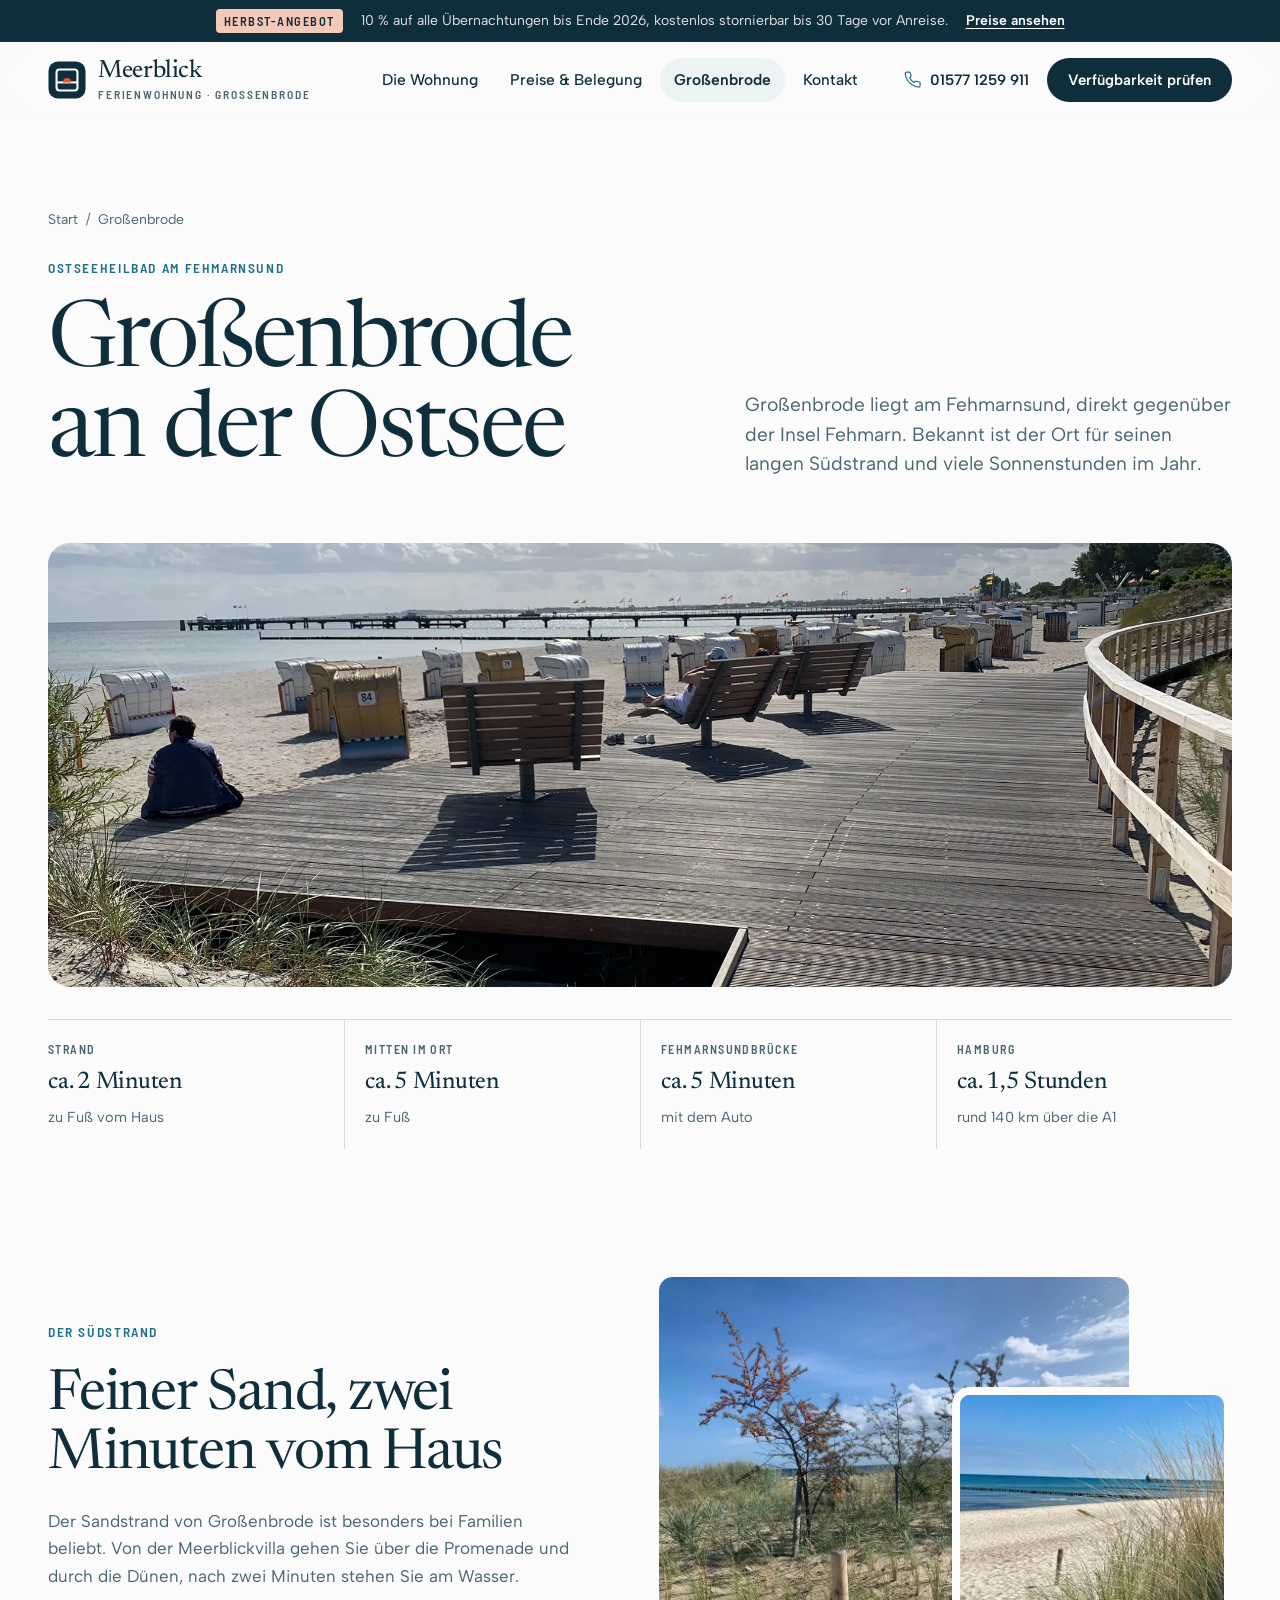
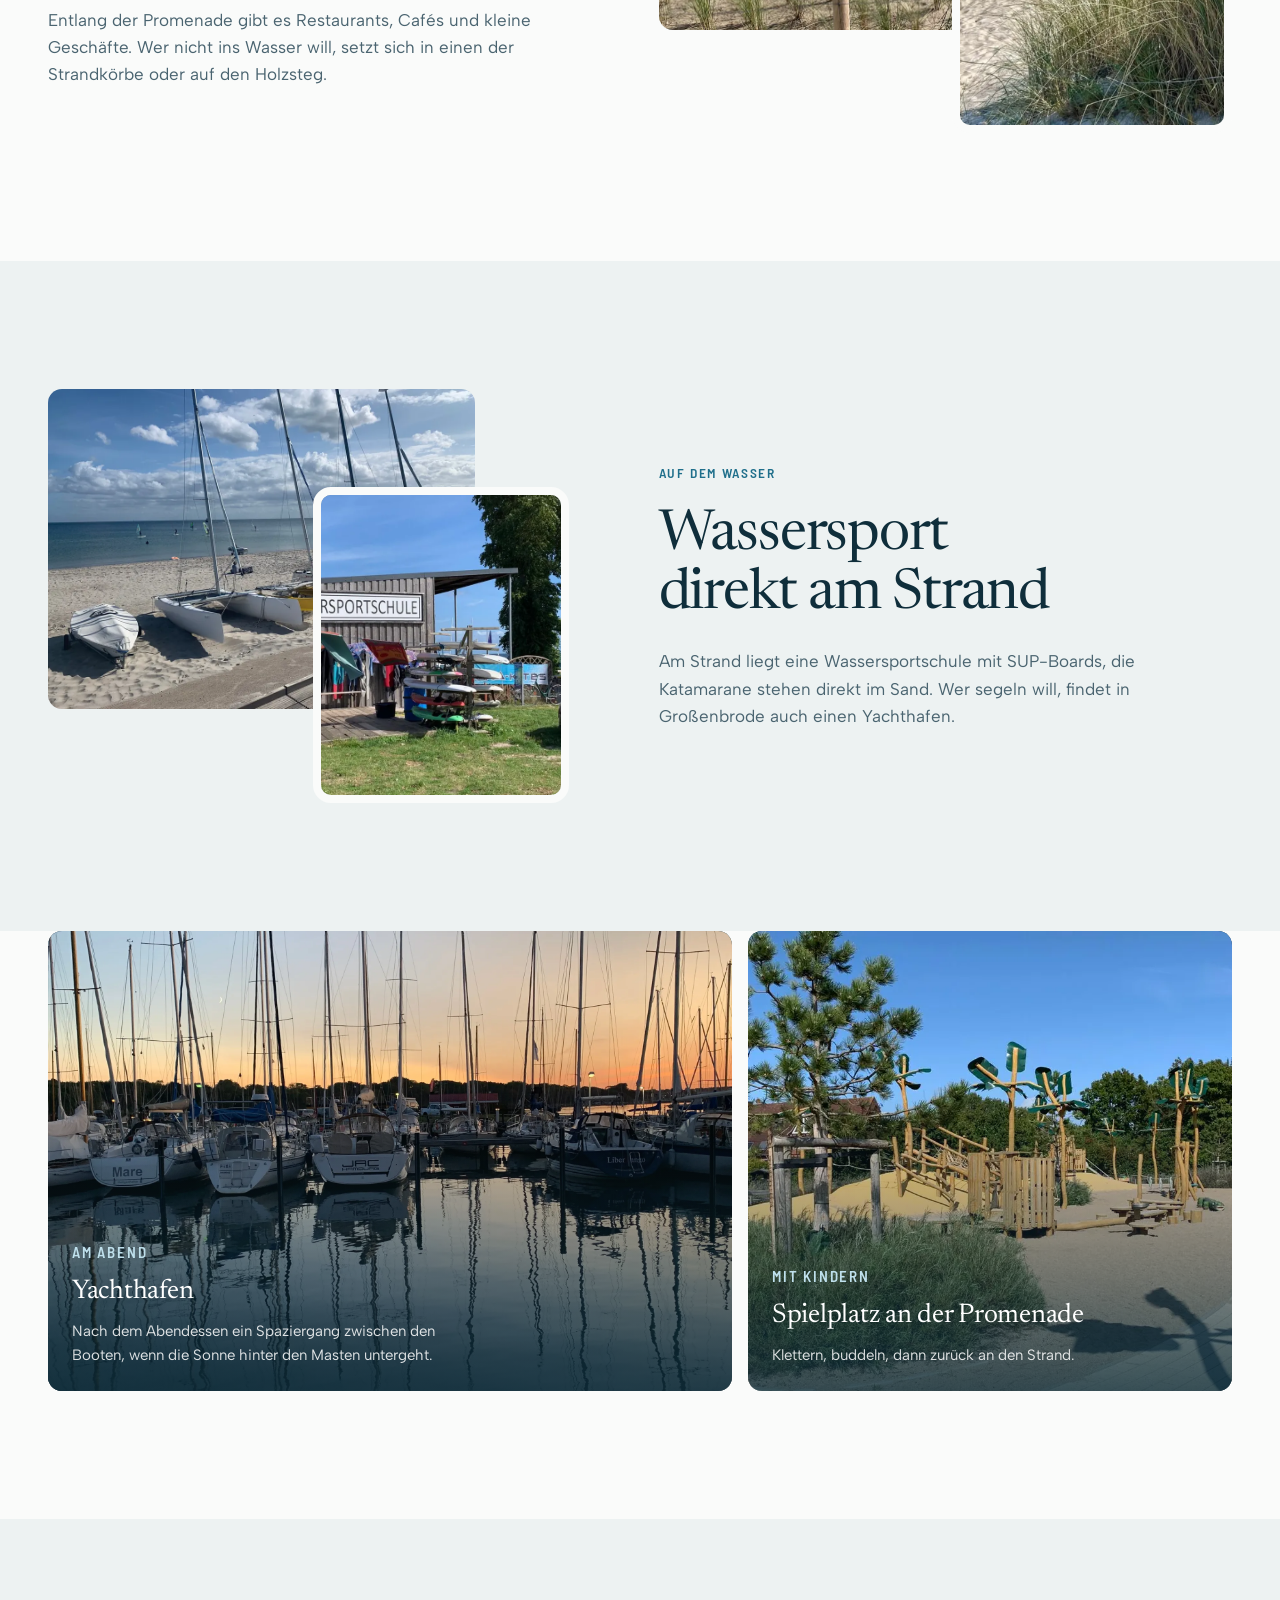
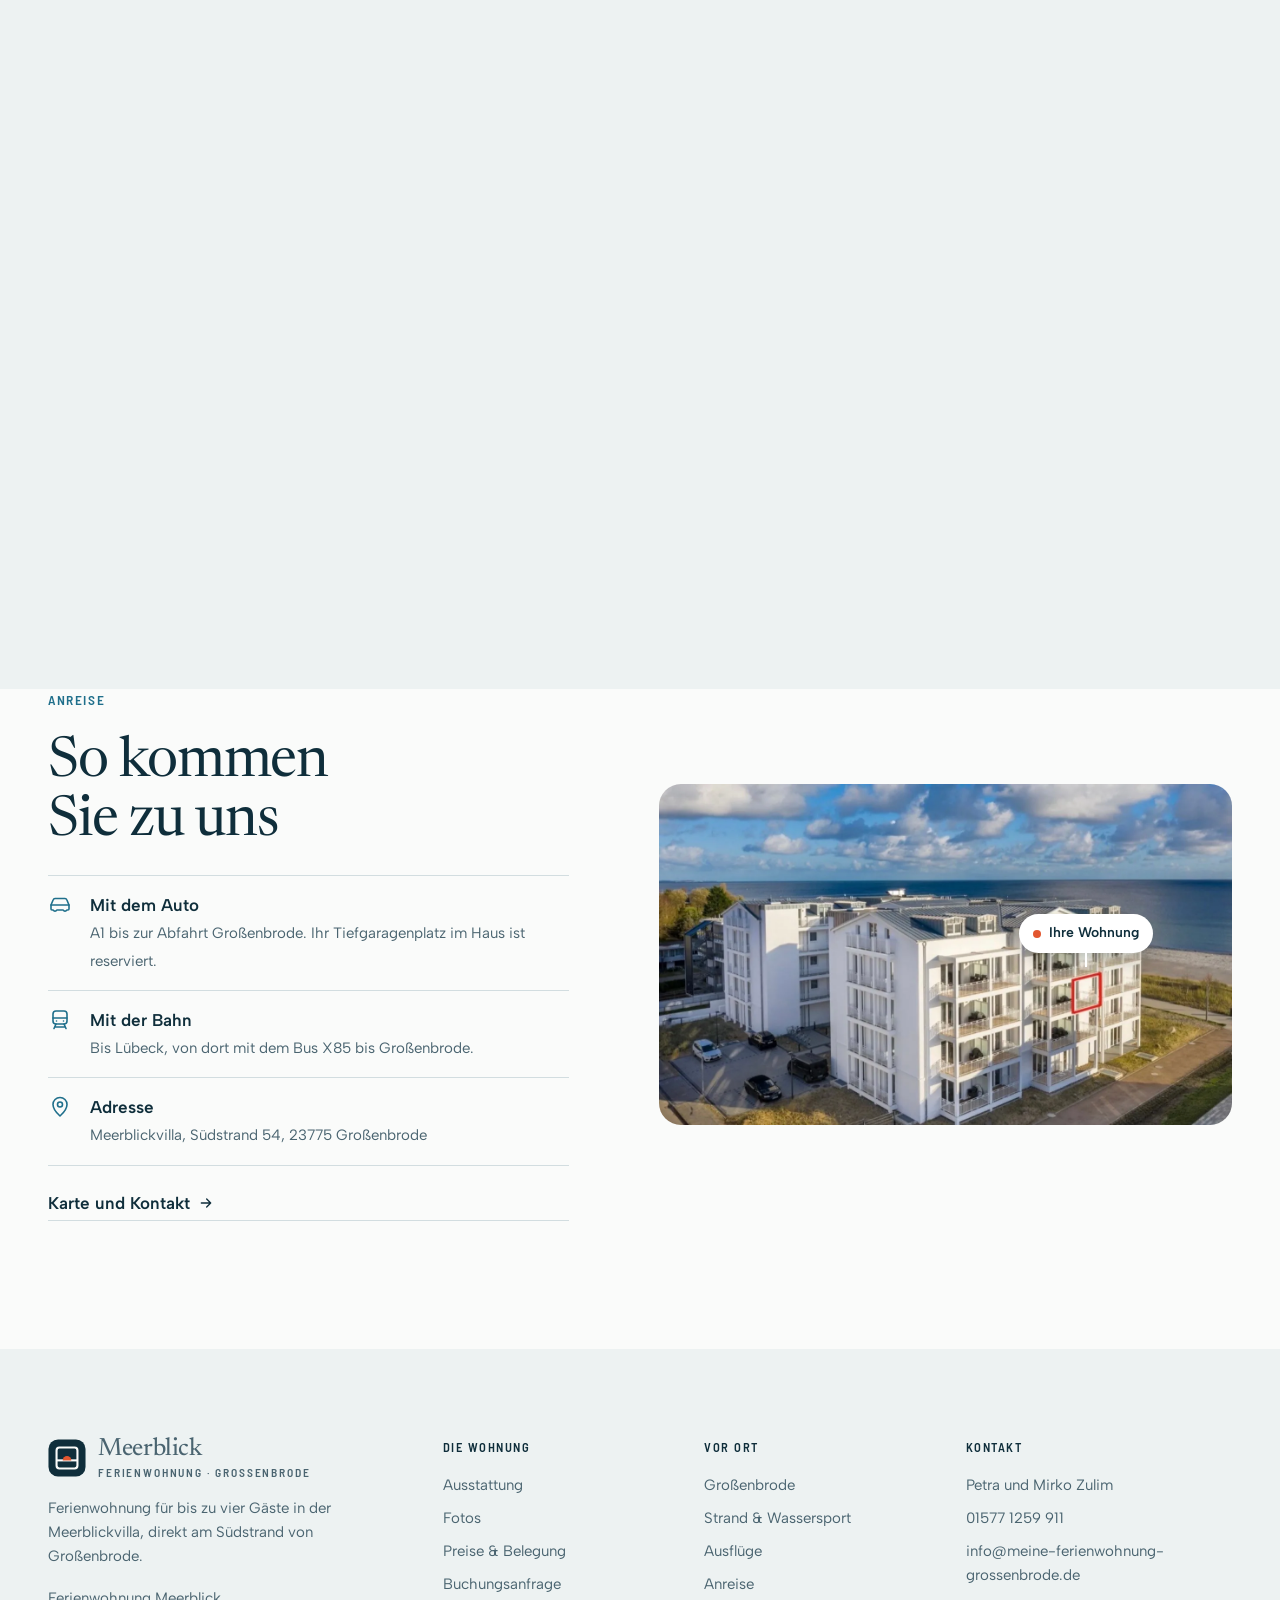
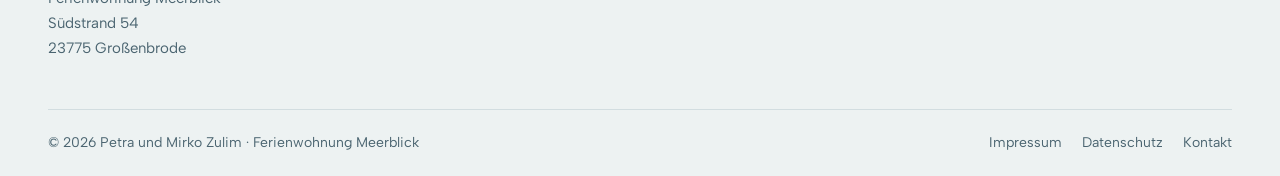
<file: grossenbrode.html>
<!doctype html>
<html lang="de">
<head>
<meta charset="utf-8">
<meta name="viewport" content="width=device-width, initial-scale=1">
<title>Großenbrode an der Ostsee · Ferienwohnung Meerblick</title>
<meta name="description" content="Urlaub in Großenbrode: langer Südstrand, Promenade, Wassersport, Yachthafen und Ausflüge nach Fehmarn, Heiligenhafen, Dahme und Grömitz.">
<meta name="robots" content="noindex, nofollow">
<meta name="theme-color" content="#0F2E3B">
<meta property="og:type" content="website">
<meta property="og:locale" content="de_DE">
<meta property="og:title" content="Großenbrode an der Ostsee · Ferienwohnung Meerblick">
<meta property="og:description" content="Urlaub in Großenbrode: langer Südstrand, Promenade, Wassersport, Yachthafen und Ausflüge nach Fehmarn, Heiligenhafen, Dahme und Grömitz.">
<meta property="og:image" content="https://wellenblick-grossenbrode.de/assets/img/og-meerblick.jpg">
<link rel="canonical" href="https://wellenblick-grossenbrode.de/grossenbrode.html">
<link rel="icon" href="assets/img/favicon.svg" type="image/svg+xml">
<link rel="preload" href="assets/fonts/newsreader-opsz.woff2" as="font" type="font/woff2" crossorigin>
<link rel="preload" href="assets/fonts/albert-sans-wght.woff2" as="font" type="font/woff2" crossorigin>
<link rel="stylesheet" href="assets/css/style.css?v=1792067929">
</head>
<body class="page-grossenbrode">
<a class="skip-link" href="#main">Zum Inhalt springen</a>
<div class="announce" data-deal><div class="container"><span class="announce__tag">Herbst-Angebot</span><span class="announce__long">10&nbsp;% auf alle Übernachtungen bis Ende 2026, kostenlos stornierbar bis 30 Tage vor Anreise.</span><span class="announce__short">−10&nbsp;% bis Ende 2026</span><a href="preise.html">Preise ansehen</a></div></div>
<header class="site-header">
  <div class="container">
    <a class="brand" href="index.html" aria-label="Ferienwohnung Meerblick Großenbrode, zur Startseite"><svg class="brand__mark" viewBox="0 0 40 40" aria-hidden="true"><rect x="0.5" y="0.5" width="39" height="39" rx="10" fill="#0F2E3B"/><rect x="9" y="9" width="22" height="22" rx="3" fill="none" stroke="#FAFBFA" stroke-width="2.2"/><path d="M9 22.5h22" stroke="#FAFBFA" stroke-width="2.2"/><path d="M15.5 22.5a4.5 4.5 0 0 1 9 0z" fill="#E2562F"/></svg><span class="brand__text"><span class="brand__name">Meerblick</span><span class="brand__sub">Ferienwohnung · Großenbrode</span></span></a>
    <nav class="nav" aria-label="Hauptnavigation"><ul class="nav__list"><li><a href="wohnung.html">Die Wohnung</a></li><li><a href="preise.html">Preise &amp; Belegung</a></li><li><a href="grossenbrode.html" aria-current="page">Großenbrode</a></li><li><a href="kontakt.html">Kontakt</a></li></ul></nav>
    <div class="header__actions">
      <a class="header__phone" href="tel:+4915771259911"><svg viewBox="0 0 24 24" fill="none" stroke="currentColor" stroke-width="1.6" stroke-linecap="round" stroke-linejoin="round" aria-hidden="true"><path d="M21.5 16.4v3a2 2 0 0 1-2.2 2 19.8 19.8 0 0 1-8.6-3.1 19.5 19.5 0 0 1-6-6A19.8 19.8 0 0 1 1.6 3.7 2 2 0 0 1 3.6 1.5h3a2 2 0 0 1 2 1.7c.1.9.4 1.8.7 2.7a2 2 0 0 1-.5 2.1L7.5 9.3a16 16 0 0 0 6 6l1.3-1.3a2 2 0 0 1 2.1-.4c.9.3 1.8.6 2.7.7a2 2 0 0 1 1.9 2.1z"/></svg><span>01577 1259 911</span></a>
      <a class="btn btn--primary" href="buchen.html">Verfügbarkeit prüfen</a>
    </div>
    <button class="nav-toggle" type="button" aria-expanded="false" aria-controls="mobile-nav" aria-label="Menü öffnen"><svg viewBox="0 0 24 24" fill="none" stroke="currentColor" stroke-width="2" stroke-linecap="round" stroke-linejoin="round" aria-hidden="true"><path d="M4 7h16M4 12h16M4 17h16"/></svg></button>
  </div>
</header>
<div class="mobile-nav" id="mobile-nav" aria-label="Menü">
  <nav aria-label="Mobile Navigation"><ul><li><a href="index.html"><span>Startseite</span><span class="mobile-nav__arrow"><svg viewBox="0 0 24 24" fill="none" stroke="currentColor" stroke-width="1.8" stroke-linecap="round" stroke-linejoin="round" aria-hidden="true"><path d="M5 12h14M13 6l6 6-6 6"/></svg></span></a></li><li><a href="wohnung.html"><span>Die Wohnung</span><span class="mobile-nav__arrow"><svg viewBox="0 0 24 24" fill="none" stroke="currentColor" stroke-width="1.8" stroke-linecap="round" stroke-linejoin="round" aria-hidden="true"><path d="M5 12h14M13 6l6 6-6 6"/></svg></span></a></li><li><a href="preise.html"><span>Preise &amp; Belegung</span><span class="mobile-nav__arrow"><svg viewBox="0 0 24 24" fill="none" stroke="currentColor" stroke-width="1.8" stroke-linecap="round" stroke-linejoin="round" aria-hidden="true"><path d="M5 12h14M13 6l6 6-6 6"/></svg></span></a></li><li><a href="grossenbrode.html" aria-current="page"><span>Großenbrode</span><span class="mobile-nav__arrow"><svg viewBox="0 0 24 24" fill="none" stroke="currentColor" stroke-width="1.8" stroke-linecap="round" stroke-linejoin="round" aria-hidden="true"><path d="M5 12h14M13 6l6 6-6 6"/></svg></span></a></li><li><a href="kontakt.html"><span>Kontakt</span><span class="mobile-nav__arrow"><svg viewBox="0 0 24 24" fill="none" stroke="currentColor" stroke-width="1.8" stroke-linecap="round" stroke-linejoin="round" aria-hidden="true"><path d="M5 12h14M13 6l6 6-6 6"/></svg></span></a></li></ul></nav>
  <div class="mobile-nav__foot">
    <a class="btn btn--primary btn--block" href="buchen.html">Verfügbarkeit prüfen <svg viewBox="0 0 24 24" fill="none" stroke="currentColor" stroke-width="2" stroke-linecap="round" stroke-linejoin="round" aria-hidden="true"><path d="M5 12h14M13 6l6 6-6 6"/></svg></a>
    <a class="btn btn--ghost btn--block" href="tel:+4915771259911"><svg viewBox="0 0 24 24" fill="none" stroke="currentColor" stroke-width="1.6" stroke-linecap="round" stroke-linejoin="round" aria-hidden="true"><path d="M21.5 16.4v3a2 2 0 0 1-2.2 2 19.8 19.8 0 0 1-8.6-3.1 19.5 19.5 0 0 1-6-6A19.8 19.8 0 0 1 1.6 3.7 2 2 0 0 1 3.6 1.5h3a2 2 0 0 1 2 1.7c.1.9.4 1.8.7 2.7a2 2 0 0 1-.5 2.1L7.5 9.3a16 16 0 0 0 6 6l1.3-1.3a2 2 0 0 1 2.1-.4c.9.3 1.8.6 2.7.7a2 2 0 0 1 1.9 2.1z"/></svg> 01577 1259 911</a>
    <p class="mobile-nav__meta">Südstrand 54 · 23775 Großenbrode</p>
  </div>
</div>
<main id="main">
<section class="page-hero">
  <div class="container">
    <div class="page-hero__inner">
      <div>
        <ol class="breadcrumb"><li><a href="index.html">Start</a></li><li aria-current="page">Großenbrode</li></ol>
        <p class="label">Ostseeheilbad am Fehmarnsund</p>
        <h1 class="display-1">Großenbrode an der Ostsee</h1>
      </div>
      <p class="lead">Großenbrode liegt am Fehmarnsund, direkt gegenüber der Insel Fehmarn. Bekannt ist der Ort für seinen langen Südstrand und viele Sonnenstunden im Jahr.</p>
    </div>
  </div>
</section>

<div class="container">
  <div class="page-banner"><img src="assets/img/strand-steg-l.webp" srcset="assets/img/strand-steg-m.webp 960w, assets/img/strand-steg-l.webp 2000w" sizes="(max-width: 1340px) 100vw, 1240px" width="2000" height="1500" alt="Holzsteg mit Liegen am Südstrand von Großenbrode, im Hintergrund die Seebrücke" fetchpriority="high"></div>
  <ul class="distances reveal" style="margin-top:32px">
    <li><span class="label">Strand</span><strong>ca. 2 Minuten</strong><span class="muted small">zu Fuß vom Haus</span></li>
    <li><span class="label">Mitten im Ort</span><strong>ca. 5 Minuten</strong><span class="muted small">zu Fuß</span></li>
    <li><span class="label">Fehmarnsundbrücke</span><strong>ca. 5 Minuten</strong><span class="muted small">mit dem Auto</span></li>
    <li><span class="label">Hamburg</span><strong>ca. 1,5 Stunden</strong><span class="muted small">rund 140 km über die A1</span></li>
  </ul>
</div>

<section class="section" id="strand">
  <div class="container split">
    <div class="split__text reveal">
      <p class="label">Der Südstrand</p>
      <h2 class="display-2">Feiner Sand, zwei Minuten vom Haus</h2>
      <div class="prose">
        <p>Der Sandstrand von Großenbrode ist besonders bei Familien beliebt. Von der Meerblickvilla gehen Sie über die Promenade und durch die Dünen, nach zwei Minuten stehen Sie am Wasser.</p>
        <p>Entlang der Promenade gibt es Restaurants, Cafés und kleine Geschäfte. Wer nicht ins Wasser will, setzt sich in einen der Strandkörbe oder auf den Holzsteg.</p>
      </div>
    </div>
    <div class="photo-pair reveal" id="duenen">
      <img class="photo-pair__a" src="assets/img/duenenweg-m.webp" width="960" height="720" loading="lazy" alt="Weg durch die Dünen zum Strand">
      <img class="photo-pair__b" src="assets/img/duene-strandhafer-m.webp" width="960" height="869" loading="lazy" alt="Strandhafer in den Dünen, dahinter die Ostsee">
    </div>
  </div>
</section>

<section class="section section--foam" id="wasser">
  <div class="container split split--reverse">
    <div class="split__text reveal">
      <p class="label">Auf dem Wasser</p>
      <h2 class="display-2">Wassersport direkt am Strand</h2>
      <div class="prose">
        <p>Am Strand liegt eine Wassersportschule mit SUP-Boards, die Katamarane stehen direkt im Sand. Wer segeln will, findet in Großenbrode auch einen Yachthafen.</p>
      </div>
    </div>
    <div class="photo-pair reveal">
      <img class="photo-pair__a" src="assets/img/strand-katamarane-m.webp" width="960" height="720" loading="lazy" alt="Katamarane am Strand">
      <img class="photo-pair__b" src="assets/img/wassersportschule-m.webp" width="960" height="720" loading="lazy" alt="Wassersportschule mit SUP-Boards am Strand">
    </div>
  </div>
</section>

<section class="section" id="hafen">
  <div class="container">
    <div class="area-grid">
      <div class="area-card area-card--lg reveal">
        <img src="assets/img/hafen-abend-l.webp" width="2000" height="1500" loading="lazy" alt="Segelboote im Yachthafen von Großenbrode bei Sonnenuntergang">
        <div class="area-card__body"><p class="label" style="color:#BFE0EC">Am Abend</p><h3>Yachthafen</h3><p>Nach dem Abendessen ein Spaziergang zwischen den Booten, wenn die Sonne hinter den Masten untergeht.</p></div>
      </div>
      <div class="area-card area-card--md reveal" id="familie">
        <img src="assets/img/spielplatz-m.webp" width="960" height="720" loading="lazy" alt="Spielplatz an der Promenade">
        <div class="area-card__body"><p class="label" style="color:#BFE0EC">Mit Kindern</p><h3>Spielplatz an der Promenade</h3><p>Klettern, buddeln, dann zurück an den Strand.</p></div>
      </div>
    </div>
  </div>
</section>

<section class="section section--foam" id="ausfluege">
  <div class="container">
    <div class="section-head reveal">
      <p class="label">Ausflüge</p>
      <h2 class="display-2">Von Großenbrode aus erreichbar</h2>
      <p class="lead">Fehmarn, Heiligenhafen, Dahme und Grömitz erreichen Sie mit dem Auto in kurzer Zeit. Für Radtouren laden Sie Ihr E-Bike über Nacht im Fahrradkeller der Meerblickvilla.</p>
    </div>
    <div class="extras reveal">
      <div class="extra"><span class="label label--muted">Über die Fehmarnsundbrücke</span><span class="extra__v">Fehmarn</span><p>Die Insel erreichen Sie in wenigen Minuten. Strände, Leuchttürme und kleine Häfen rund um die Insel.</p></div>
      <div class="extra"><span class="label label--muted">Westlich</span><span class="extra__v">Heiligenhafen</span><p>Hafenstadt mit Seebrücke und Fischkuttern, schnell mit dem Auto erreichbar.</p></div>
      <div class="extra"><span class="label label--muted">Lübecker Bucht</span><span class="extra__v">Dahme &amp; Grömitz</span><p>Klassische Ostseebäder mit langen Promenaden und Seebrücken.</p></div>
    </div>
  </div>
</section>

<section class="section">
  <div class="container split">
    <div class="split__text reveal">
      <p class="label">Anreise</p>
      <h2 class="display-2">So kommen Sie zu uns</h2>
      <ul class="amenities">
        <li><svg viewBox="0 0 24 24" fill="none" stroke="currentColor" stroke-width="1.6" stroke-linecap="round" stroke-linejoin="round" aria-hidden="true"><path d="M3 16v-4l2.2-5.2A2 2 0 0 1 7 5.5h10a2 2 0 0 1 1.8 1.3L21 12v4a1 1 0 0 1-1 1h-1.2a2 2 0 0 1-3.6 0H8.8a2 2 0 0 1-3.6 0H4a1 1 0 0 1-1-1z"/><path d="M3 12h18"/></svg><div><strong>Mit dem Auto</strong><span>A1 bis zur Abfahrt Großenbrode. Ihr Tiefgaragenplatz im Haus ist reserviert.</span></div></li>
        <li><svg viewBox="0 0 24 24" fill="none" stroke="currentColor" stroke-width="1.6" stroke-linecap="round" stroke-linejoin="round" aria-hidden="true"><rect x="5" y="3" width="14" height="13" rx="3"/><path d="M5 10h14M8 16l-2 4.5M16 16l2 4.5M7.5 19h9"/><path d="M8.5 13h.01M15.5 13h.01"/></svg><div><strong>Mit der Bahn</strong><span>Bis Lübeck, von dort mit dem Bus X85 bis Großenbrode.</span></div></li>
        <li><svg viewBox="0 0 24 24" fill="none" stroke="currentColor" stroke-width="1.6" stroke-linecap="round" stroke-linejoin="round" aria-hidden="true"><path d="M12 21s-7-6.2-7-11.5A7 7 0 0 1 19 9.5C19 14.8 12 21 12 21z"/><circle cx="12" cy="9.5" r="2.5"/></svg><div><strong>Adresse</strong><span>Meerblickvilla, Südstrand 54, 23775 Großenbrode</span></div></li>
      </ul>
      <a class="link-arrow" href="kontakt.html#karte">Karte und Kontakt <svg viewBox="0 0 24 24" fill="none" stroke="currentColor" stroke-width="2" stroke-linecap="round" stroke-linejoin="round" aria-hidden="true"><path d="M5 12h14M13 6l6 6-6 6"/></svg></a>
    </div>
    <figure class="villa__figure reveal">
      <img src="assets/img/meerblickvilla-l.webp" width="1320" height="786" loading="lazy" alt="Die Meerblickvilla am Südstrand von oben">
      <div class="marker" aria-hidden="true"><span class="marker__tag"><span class="marker__dot"></span>Ihre Wohnung</span></div>
    </figure>
  </div>
</section>
</main>
<footer class="site-footer">
  <div class="container">
    <div class="footer__grid">
      <div class="footer__about">
        <a class="brand" href="index.html" aria-label="Zur Startseite"><svg class="brand__mark" viewBox="0 0 40 40" aria-hidden="true"><rect x="0.5" y="0.5" width="39" height="39" rx="10" fill="#0F2E3B"/><rect x="9" y="9" width="22" height="22" rx="3" fill="none" stroke="#FAFBFA" stroke-width="2.2"/><path d="M9 22.5h22" stroke="#FAFBFA" stroke-width="2.2"/><path d="M15.5 22.5a4.5 4.5 0 0 1 9 0z" fill="#E2562F"/></svg><span class="brand__text"><span class="brand__name">Meerblick</span><span class="brand__sub">Ferienwohnung · Großenbrode</span></span></a>
        <p>Ferienwohnung für bis zu vier Gäste in der Meerblickvilla, direkt am Südstrand von Großenbrode.</p>
        <address>Ferienwohnung Meerblick<br>Südstrand 54<br>23775 Großenbrode</address>
      </div>
      <div>
        <h2>Die Wohnung</h2>
        <ul>
          <li><a href="wohnung.html#ausstattung">Ausstattung</a></li>
          <li><a href="wohnung.html#fotos">Fotos</a></li>
          <li><a href="preise.html">Preise &amp; Belegung</a></li>
          <li><a href="buchen.html">Buchungsanfrage</a></li>
        </ul>
      </div>
      <div>
        <h2>Vor Ort</h2>
        <ul>
          <li><a href="grossenbrode.html">Großenbrode</a></li>
          <li><a href="grossenbrode.html#strand">Strand &amp; Wassersport</a></li>
          <li><a href="grossenbrode.html#ausfluege">Ausflüge</a></li>
          <li><a href="kontakt.html#anreise">Anreise</a></li>
        </ul>
      </div>
      <div>
        <h2>Kontakt</h2>
        <ul>
          <li>Petra und Mirko Zulim</li>
          <li><a href="tel:+4915771259911">01577 1259 911</a></li>
          <li><a href="mailto:info@meine-ferienwohnung-grossenbrode.de">info@meine-ferienwohnung-grossenbrode.de</a></li>
        </ul>
      </div>
    </div>
    <div class="footer__bottom">
      <span>© <span data-current-year>2026</span> Petra und Mirko Zulim · Ferienwohnung Meerblick</span>
      <ul>
        <li><a href="impressum.html">Impressum</a></li>
        <li><a href="datenschutz.html">Datenschutz</a></li>
        <li><a href="kontakt.html">Kontakt</a></li>
      </ul>
    </div>
  </div>
</footer>
<div class="mobile-cta" inert><span class="mobile-cta__price">ganze Wohnung<b>ab <span data-from-price>85</span>&nbsp;€ / Nacht</b></span><a class="btn btn--primary" href="buchen.html">Verfügbarkeit prüfen</a></div>
<script src="assets/js/main.js?v=1792067929" defer></script>
</body>
</html>
</file>
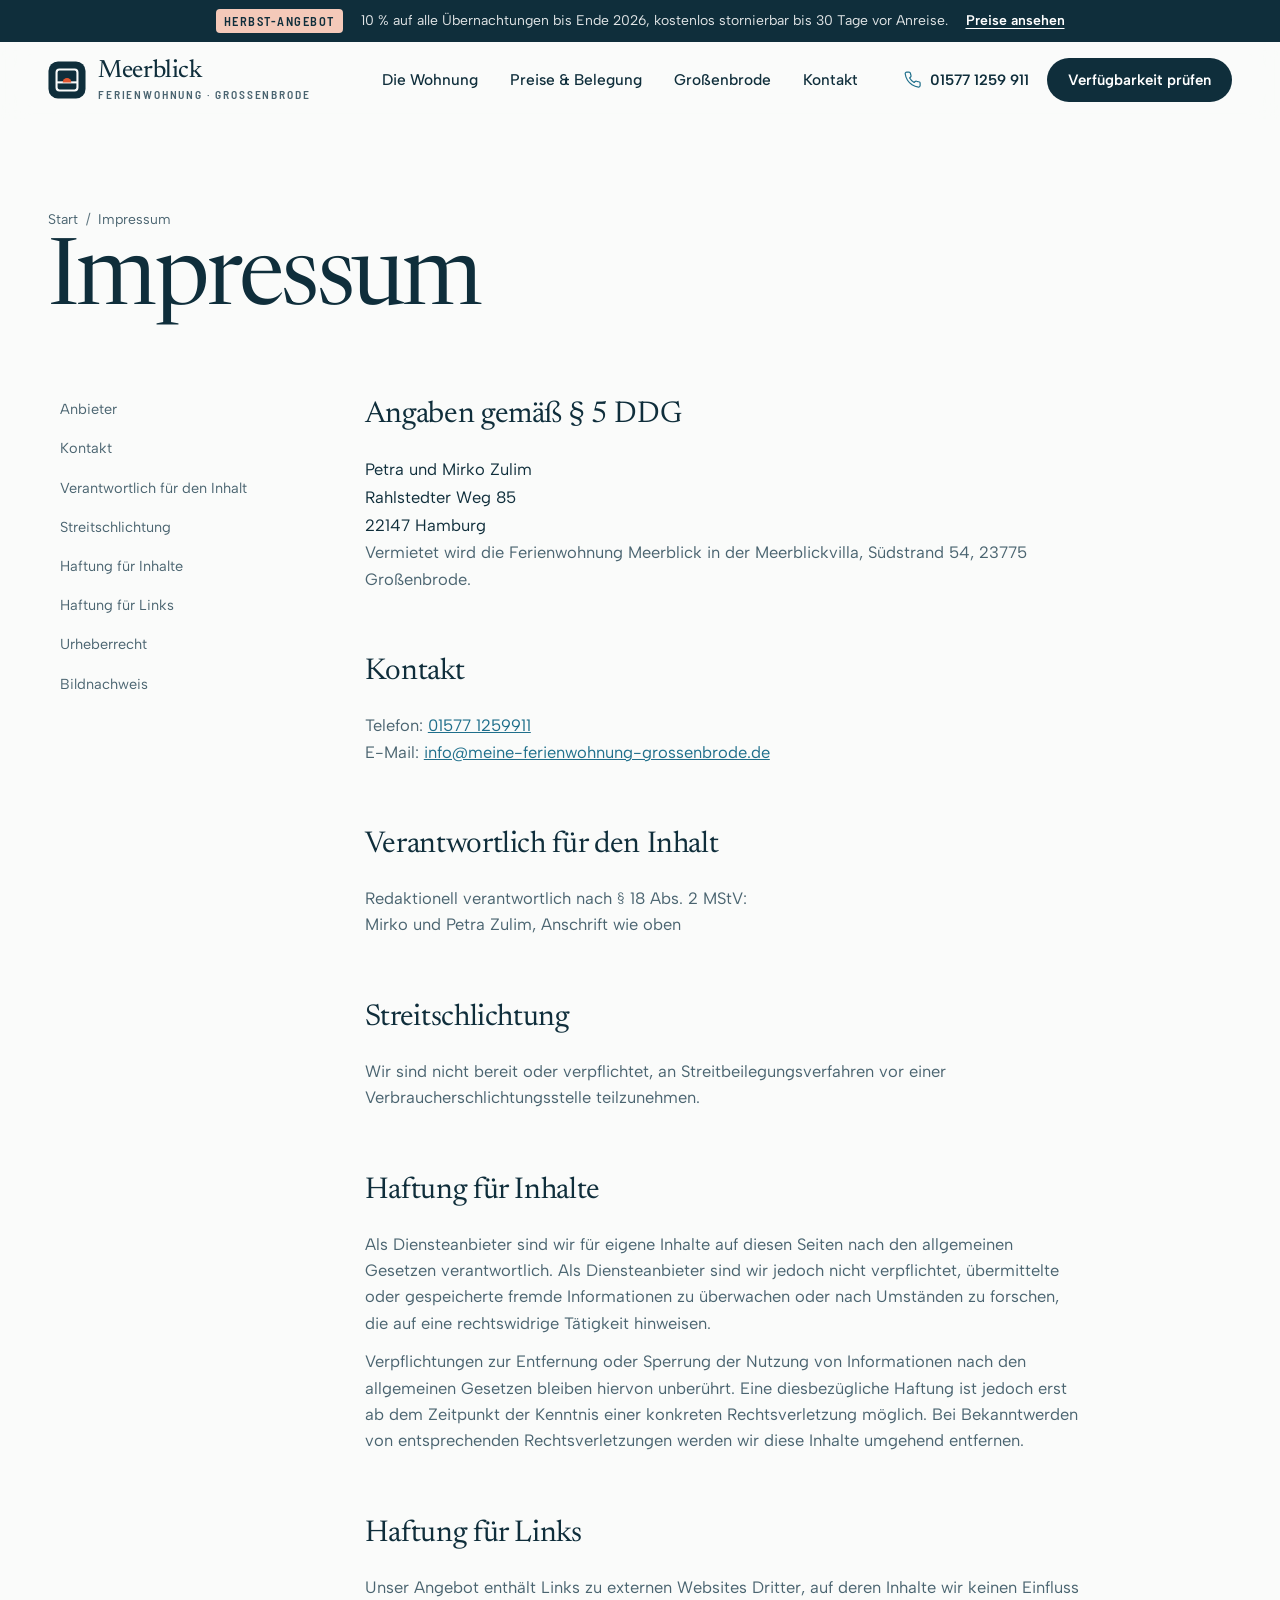
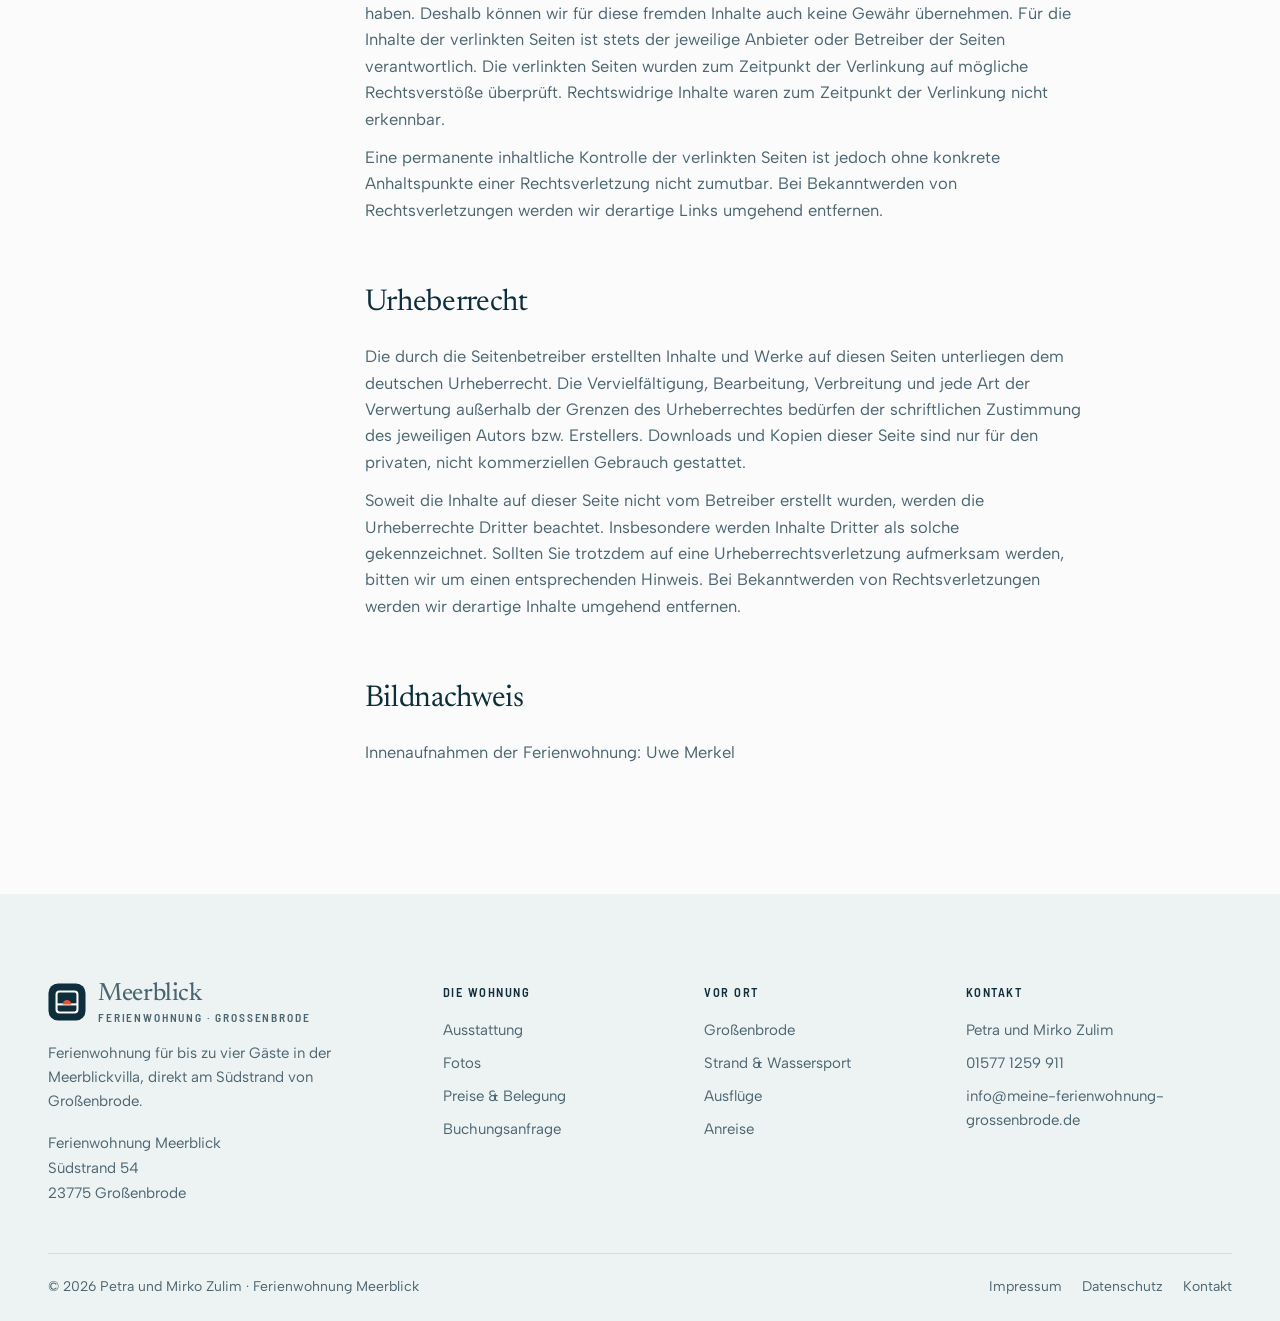
<file: impressum.html>
<!doctype html>
<html lang="de">
<head>
<meta charset="utf-8">
<meta name="viewport" content="width=device-width, initial-scale=1">
<title>Impressum · Ferienwohnung Meerblick Großenbrode</title>
<meta name="description" content="Impressum der Ferienwohnung Meerblick in der Meerblickvilla Großenbrode, Petra und Mirko Zulim.">
<meta name="robots" content="noindex, nofollow">
<meta name="theme-color" content="#0F2E3B">
<meta property="og:type" content="website">
<meta property="og:locale" content="de_DE">
<meta property="og:title" content="Impressum · Ferienwohnung Meerblick Großenbrode">
<meta property="og:description" content="Impressum der Ferienwohnung Meerblick in der Meerblickvilla Großenbrode, Petra und Mirko Zulim.">
<meta property="og:image" content="https://wellenblick-grossenbrode.de/assets/img/og-meerblick.jpg">
<link rel="canonical" href="https://wellenblick-grossenbrode.de/impressum.html">
<link rel="icon" href="assets/img/favicon.svg" type="image/svg+xml">
<link rel="preload" href="assets/fonts/newsreader-opsz.woff2" as="font" type="font/woff2" crossorigin>
<link rel="preload" href="assets/fonts/albert-sans-wght.woff2" as="font" type="font/woff2" crossorigin>
<link rel="stylesheet" href="assets/css/style.css?v=1792067929">
</head>
<body class="page-impressum">
<a class="skip-link" href="#main">Zum Inhalt springen</a>
<div class="announce" data-deal><div class="container"><span class="announce__tag">Herbst-Angebot</span><span class="announce__long">10&nbsp;% auf alle Übernachtungen bis Ende 2026, kostenlos stornierbar bis 30 Tage vor Anreise.</span><span class="announce__short">−10&nbsp;% bis Ende 2026</span><a href="preise.html">Preise ansehen</a></div></div>
<header class="site-header">
  <div class="container">
    <a class="brand" href="index.html" aria-label="Ferienwohnung Meerblick Großenbrode, zur Startseite"><svg class="brand__mark" viewBox="0 0 40 40" aria-hidden="true"><rect x="0.5" y="0.5" width="39" height="39" rx="10" fill="#0F2E3B"/><rect x="9" y="9" width="22" height="22" rx="3" fill="none" stroke="#FAFBFA" stroke-width="2.2"/><path d="M9 22.5h22" stroke="#FAFBFA" stroke-width="2.2"/><path d="M15.5 22.5a4.5 4.5 0 0 1 9 0z" fill="#E2562F"/></svg><span class="brand__text"><span class="brand__name">Meerblick</span><span class="brand__sub">Ferienwohnung · Großenbrode</span></span></a>
    <nav class="nav" aria-label="Hauptnavigation"><ul class="nav__list"><li><a href="wohnung.html">Die Wohnung</a></li><li><a href="preise.html">Preise &amp; Belegung</a></li><li><a href="grossenbrode.html">Großenbrode</a></li><li><a href="kontakt.html">Kontakt</a></li></ul></nav>
    <div class="header__actions">
      <a class="header__phone" href="tel:+4915771259911"><svg viewBox="0 0 24 24" fill="none" stroke="currentColor" stroke-width="1.6" stroke-linecap="round" stroke-linejoin="round" aria-hidden="true"><path d="M21.5 16.4v3a2 2 0 0 1-2.2 2 19.8 19.8 0 0 1-8.6-3.1 19.5 19.5 0 0 1-6-6A19.8 19.8 0 0 1 1.6 3.7 2 2 0 0 1 3.6 1.5h3a2 2 0 0 1 2 1.7c.1.9.4 1.8.7 2.7a2 2 0 0 1-.5 2.1L7.5 9.3a16 16 0 0 0 6 6l1.3-1.3a2 2 0 0 1 2.1-.4c.9.3 1.8.6 2.7.7a2 2 0 0 1 1.9 2.1z"/></svg><span>01577 1259 911</span></a>
      <a class="btn btn--primary" href="buchen.html">Verfügbarkeit prüfen</a>
    </div>
    <button class="nav-toggle" type="button" aria-expanded="false" aria-controls="mobile-nav" aria-label="Menü öffnen"><svg viewBox="0 0 24 24" fill="none" stroke="currentColor" stroke-width="2" stroke-linecap="round" stroke-linejoin="round" aria-hidden="true"><path d="M4 7h16M4 12h16M4 17h16"/></svg></button>
  </div>
</header>
<div class="mobile-nav" id="mobile-nav" aria-label="Menü">
  <nav aria-label="Mobile Navigation"><ul><li><a href="index.html"><span>Startseite</span><span class="mobile-nav__arrow"><svg viewBox="0 0 24 24" fill="none" stroke="currentColor" stroke-width="1.8" stroke-linecap="round" stroke-linejoin="round" aria-hidden="true"><path d="M5 12h14M13 6l6 6-6 6"/></svg></span></a></li><li><a href="wohnung.html"><span>Die Wohnung</span><span class="mobile-nav__arrow"><svg viewBox="0 0 24 24" fill="none" stroke="currentColor" stroke-width="1.8" stroke-linecap="round" stroke-linejoin="round" aria-hidden="true"><path d="M5 12h14M13 6l6 6-6 6"/></svg></span></a></li><li><a href="preise.html"><span>Preise &amp; Belegung</span><span class="mobile-nav__arrow"><svg viewBox="0 0 24 24" fill="none" stroke="currentColor" stroke-width="1.8" stroke-linecap="round" stroke-linejoin="round" aria-hidden="true"><path d="M5 12h14M13 6l6 6-6 6"/></svg></span></a></li><li><a href="grossenbrode.html"><span>Großenbrode</span><span class="mobile-nav__arrow"><svg viewBox="0 0 24 24" fill="none" stroke="currentColor" stroke-width="1.8" stroke-linecap="round" stroke-linejoin="round" aria-hidden="true"><path d="M5 12h14M13 6l6 6-6 6"/></svg></span></a></li><li><a href="kontakt.html"><span>Kontakt</span><span class="mobile-nav__arrow"><svg viewBox="0 0 24 24" fill="none" stroke="currentColor" stroke-width="1.8" stroke-linecap="round" stroke-linejoin="round" aria-hidden="true"><path d="M5 12h14M13 6l6 6-6 6"/></svg></span></a></li></ul></nav>
  <div class="mobile-nav__foot">
    <a class="btn btn--primary btn--block" href="buchen.html">Verfügbarkeit prüfen <svg viewBox="0 0 24 24" fill="none" stroke="currentColor" stroke-width="2" stroke-linecap="round" stroke-linejoin="round" aria-hidden="true"><path d="M5 12h14M13 6l6 6-6 6"/></svg></a>
    <a class="btn btn--ghost btn--block" href="tel:+4915771259911"><svg viewBox="0 0 24 24" fill="none" stroke="currentColor" stroke-width="1.6" stroke-linecap="round" stroke-linejoin="round" aria-hidden="true"><path d="M21.5 16.4v3a2 2 0 0 1-2.2 2 19.8 19.8 0 0 1-8.6-3.1 19.5 19.5 0 0 1-6-6A19.8 19.8 0 0 1 1.6 3.7 2 2 0 0 1 3.6 1.5h3a2 2 0 0 1 2 1.7c.1.9.4 1.8.7 2.7a2 2 0 0 1-.5 2.1L7.5 9.3a16 16 0 0 0 6 6l1.3-1.3a2 2 0 0 1 2.1-.4c.9.3 1.8.6 2.7.7a2 2 0 0 1 1.9 2.1z"/></svg> 01577 1259 911</a>
    <p class="mobile-nav__meta">Südstrand 54 · 23775 Großenbrode</p>
  </div>
</div>
<main id="main">
<section class="page-hero">
  <div class="container">
    <ol class="breadcrumb"><li><a href="index.html">Start</a></li><li aria-current="page">Impressum</li></ol>
    <h1 class="display-1">Impressum</h1>
  </div>
</section>

<section class="section" style="padding-top:0">
  <div class="container legal">
    <ul class="legal__toc" aria-label="Inhalt">
      <li><a href="#anbieter">Anbieter</a></li>
      <li><a href="#kontakt">Kontakt</a></li>
      <li><a href="#verantwortlich">Verantwortlich für den Inhalt</a></li>
      <li><a href="#streitschlichtung">Streitschlichtung</a></li>
      <li><a href="#haftung-inhalte">Haftung für Inhalte</a></li>
      <li><a href="#haftung-links">Haftung für Links</a></li>
      <li><a href="#urheberrecht">Urheberrecht</a></li>
      <li><a href="#bildnachweis">Bildnachweis</a></li>
    </ul>
    <div class="legal__body">
      <h2 id="anbieter">Angaben gemäß § 5 DDG</h2>
      <address>Petra und Mirko Zulim<br>Rahlstedter Weg 85<br>22147 Hamburg</address>
      <p>Vermietet wird die Ferienwohnung Meerblick in der Meerblickvilla, Südstrand 54, 23775 Großenbrode.</p>

      <h2 id="kontakt">Kontakt</h2>
      <p>Telefon: <a href="tel:+4915771259911">01577 1259911</a><br>E-Mail: <a href="mailto:info@meine-ferienwohnung-grossenbrode.de">info@meine-ferienwohnung-grossenbrode.de</a></p>

      <h2 id="verantwortlich">Verantwortlich für den Inhalt</h2>
      <p>Redaktionell verantwortlich nach § 18 Abs. 2 MStV:<br>Mirko und Petra Zulim, Anschrift wie oben</p>

      <h2 id="streitschlichtung">Streitschlichtung</h2>
      <p>Wir sind nicht bereit oder verpflichtet, an Streitbeilegungsverfahren vor einer Verbraucherschlichtungsstelle teilzunehmen.</p>

      <h2 id="haftung-inhalte">Haftung für Inhalte</h2>
      <p>Als Diensteanbieter sind wir für eigene Inhalte auf diesen Seiten nach den allgemeinen Gesetzen verantwortlich. Als Diensteanbieter sind wir jedoch nicht verpflichtet, übermittelte oder gespeicherte fremde Informationen zu überwachen oder nach Umständen zu forschen, die auf eine rechtswidrige Tätigkeit hinweisen.</p>
      <p>Verpflichtungen zur Entfernung oder Sperrung der Nutzung von Informationen nach den allgemeinen Gesetzen bleiben hiervon unberührt. Eine diesbezügliche Haftung ist jedoch erst ab dem Zeitpunkt der Kenntnis einer konkreten Rechtsverletzung möglich. Bei Bekanntwerden von entsprechenden Rechtsverletzungen werden wir diese Inhalte umgehend entfernen.</p>

      <h2 id="haftung-links">Haftung für Links</h2>
      <p>Unser Angebot enthält Links zu externen Websites Dritter, auf deren Inhalte wir keinen Einfluss haben. Deshalb können wir für diese fremden Inhalte auch keine Gewähr übernehmen. Für die Inhalte der verlinkten Seiten ist stets der jeweilige Anbieter oder Betreiber der Seiten verantwortlich. Die verlinkten Seiten wurden zum Zeitpunkt der Verlinkung auf mögliche Rechtsverstöße überprüft. Rechtswidrige Inhalte waren zum Zeitpunkt der Verlinkung nicht erkennbar.</p>
      <p>Eine permanente inhaltliche Kontrolle der verlinkten Seiten ist jedoch ohne konkrete Anhaltspunkte einer Rechtsverletzung nicht zumutbar. Bei Bekanntwerden von Rechtsverletzungen werden wir derartige Links umgehend entfernen.</p>

      <h2 id="urheberrecht">Urheberrecht</h2>
      <p>Die durch die Seitenbetreiber erstellten Inhalte und Werke auf diesen Seiten unterliegen dem deutschen Urheberrecht. Die Vervielfältigung, Bearbeitung, Verbreitung und jede Art der Verwertung außerhalb der Grenzen des Urheberrechtes bedürfen der schriftlichen Zustimmung des jeweiligen Autors bzw. Erstellers. Downloads und Kopien dieser Seite sind nur für den privaten, nicht kommerziellen Gebrauch gestattet.</p>
      <p>Soweit die Inhalte auf dieser Seite nicht vom Betreiber erstellt wurden, werden die Urheberrechte Dritter beachtet. Insbesondere werden Inhalte Dritter als solche gekennzeichnet. Sollten Sie trotzdem auf eine Urheberrechtsverletzung aufmerksam werden, bitten wir um einen entsprechenden Hinweis. Bei Bekanntwerden von Rechtsverletzungen werden wir derartige Inhalte umgehend entfernen.</p>

      <h2 id="bildnachweis">Bildnachweis</h2>
      <p>Innenaufnahmen der Ferienwohnung: Uwe Merkel</p>
    </div>
  </div>
</section>
</main>
<footer class="site-footer">
  <div class="container">
    <div class="footer__grid">
      <div class="footer__about">
        <a class="brand" href="index.html" aria-label="Zur Startseite"><svg class="brand__mark" viewBox="0 0 40 40" aria-hidden="true"><rect x="0.5" y="0.5" width="39" height="39" rx="10" fill="#0F2E3B"/><rect x="9" y="9" width="22" height="22" rx="3" fill="none" stroke="#FAFBFA" stroke-width="2.2"/><path d="M9 22.5h22" stroke="#FAFBFA" stroke-width="2.2"/><path d="M15.5 22.5a4.5 4.5 0 0 1 9 0z" fill="#E2562F"/></svg><span class="brand__text"><span class="brand__name">Meerblick</span><span class="brand__sub">Ferienwohnung · Großenbrode</span></span></a>
        <p>Ferienwohnung für bis zu vier Gäste in der Meerblickvilla, direkt am Südstrand von Großenbrode.</p>
        <address>Ferienwohnung Meerblick<br>Südstrand 54<br>23775 Großenbrode</address>
      </div>
      <div>
        <h2>Die Wohnung</h2>
        <ul>
          <li><a href="wohnung.html#ausstattung">Ausstattung</a></li>
          <li><a href="wohnung.html#fotos">Fotos</a></li>
          <li><a href="preise.html">Preise &amp; Belegung</a></li>
          <li><a href="buchen.html">Buchungsanfrage</a></li>
        </ul>
      </div>
      <div>
        <h2>Vor Ort</h2>
        <ul>
          <li><a href="grossenbrode.html">Großenbrode</a></li>
          <li><a href="grossenbrode.html#strand">Strand &amp; Wassersport</a></li>
          <li><a href="grossenbrode.html#ausfluege">Ausflüge</a></li>
          <li><a href="kontakt.html#anreise">Anreise</a></li>
        </ul>
      </div>
      <div>
        <h2>Kontakt</h2>
        <ul>
          <li>Petra und Mirko Zulim</li>
          <li><a href="tel:+4915771259911">01577 1259 911</a></li>
          <li><a href="mailto:info@meine-ferienwohnung-grossenbrode.de">info@meine-ferienwohnung-grossenbrode.de</a></li>
        </ul>
      </div>
    </div>
    <div class="footer__bottom">
      <span>© <span data-current-year>2026</span> Petra und Mirko Zulim · Ferienwohnung Meerblick</span>
      <ul>
        <li><a href="impressum.html">Impressum</a></li>
        <li><a href="datenschutz.html">Datenschutz</a></li>
        <li><a href="kontakt.html">Kontakt</a></li>
      </ul>
    </div>
  </div>
</footer>
<script src="assets/js/main.js?v=1792067929" defer></script>
</body>
</html>
</file>
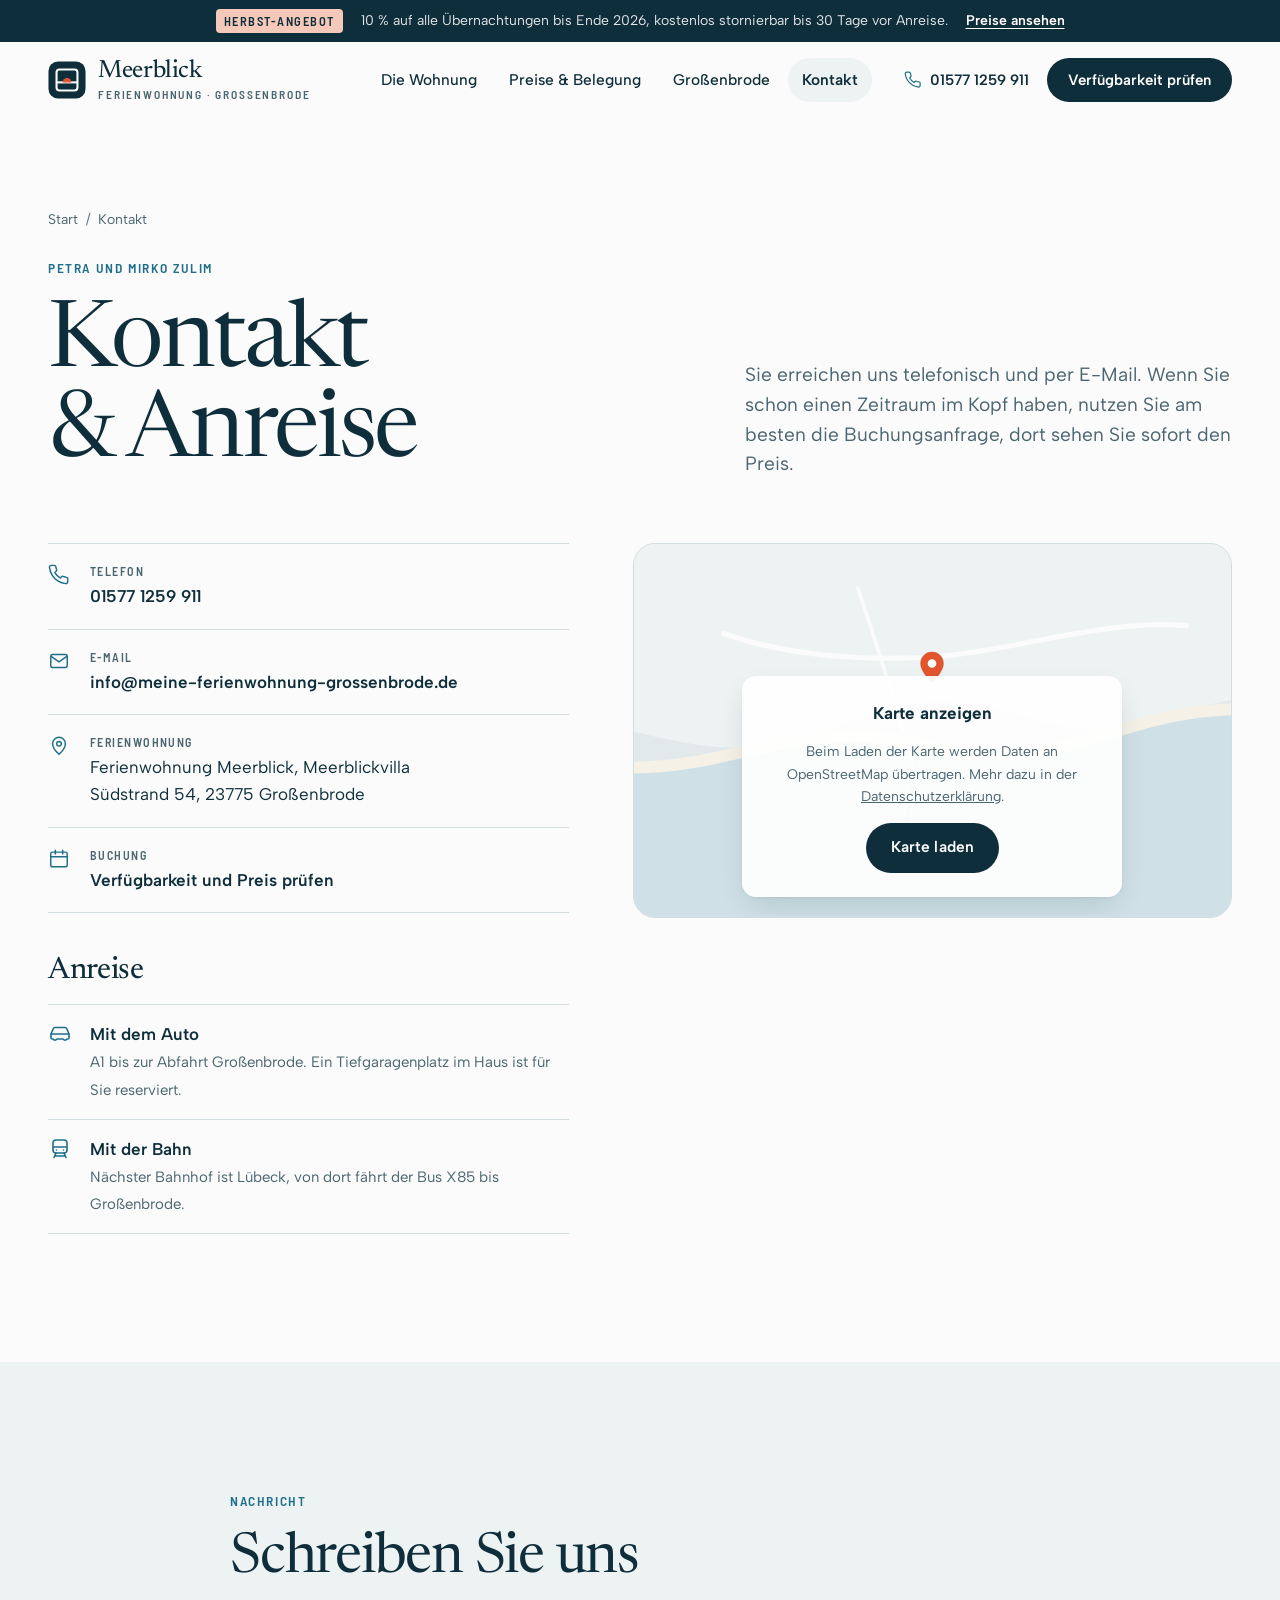
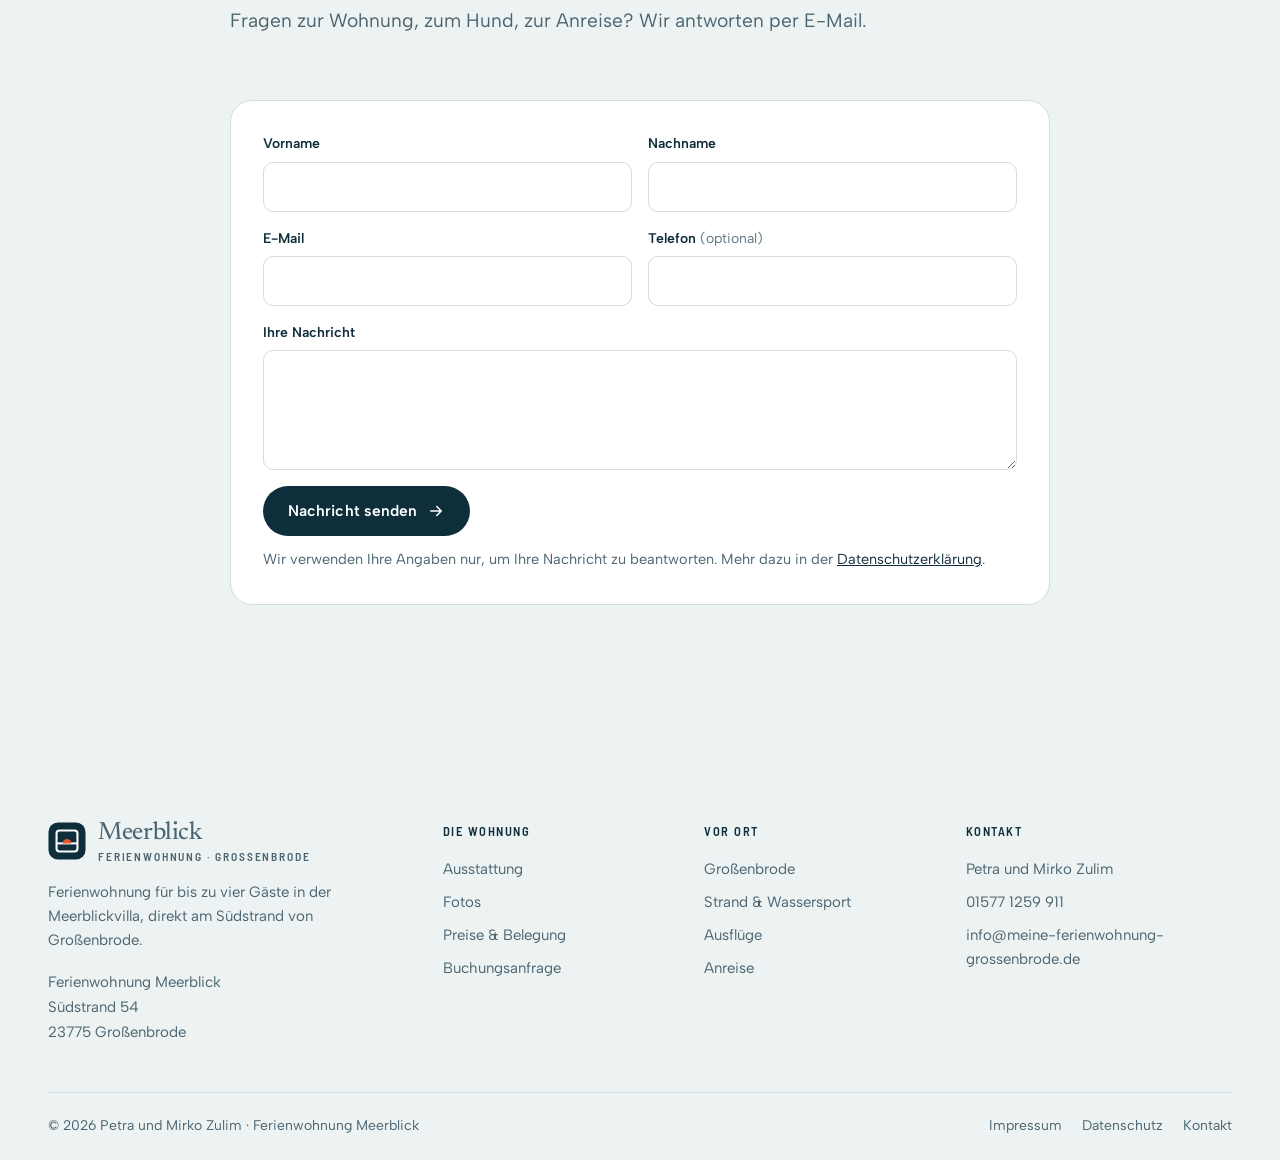
<file: kontakt.html>
<!doctype html>
<html lang="de">
<head>
<meta charset="utf-8">
<meta name="viewport" content="width=device-width, initial-scale=1">
<title>Kontakt & Anreise · Ferienwohnung Meerblick Großenbrode</title>
<meta name="description" content="Kontakt zu Petra und Mirko Zulim, Gastgeber der Ferienwohnung Meerblick am Südstrand Großenbrode. Telefon, E-Mail, Karte und Anreise.">
<meta name="robots" content="noindex, nofollow">
<meta name="theme-color" content="#0F2E3B">
<meta property="og:type" content="website">
<meta property="og:locale" content="de_DE">
<meta property="og:title" content="Kontakt & Anreise · Ferienwohnung Meerblick Großenbrode">
<meta property="og:description" content="Kontakt zu Petra und Mirko Zulim, Gastgeber der Ferienwohnung Meerblick am Südstrand Großenbrode. Telefon, E-Mail, Karte und Anreise.">
<meta property="og:image" content="https://wellenblick-grossenbrode.de/assets/img/og-meerblick.jpg">
<link rel="canonical" href="https://wellenblick-grossenbrode.de/kontakt.html">
<link rel="icon" href="assets/img/favicon.svg" type="image/svg+xml">
<link rel="preload" href="assets/fonts/newsreader-opsz.woff2" as="font" type="font/woff2" crossorigin>
<link rel="preload" href="assets/fonts/albert-sans-wght.woff2" as="font" type="font/woff2" crossorigin>
<link rel="stylesheet" href="assets/css/style.css?v=1792067929">
</head>
<body class="page-kontakt">
<a class="skip-link" href="#main">Zum Inhalt springen</a>
<div class="announce" data-deal><div class="container"><span class="announce__tag">Herbst-Angebot</span><span class="announce__long">10&nbsp;% auf alle Übernachtungen bis Ende 2026, kostenlos stornierbar bis 30 Tage vor Anreise.</span><span class="announce__short">−10&nbsp;% bis Ende 2026</span><a href="preise.html">Preise ansehen</a></div></div>
<header class="site-header">
  <div class="container">
    <a class="brand" href="index.html" aria-label="Ferienwohnung Meerblick Großenbrode, zur Startseite"><svg class="brand__mark" viewBox="0 0 40 40" aria-hidden="true"><rect x="0.5" y="0.5" width="39" height="39" rx="10" fill="#0F2E3B"/><rect x="9" y="9" width="22" height="22" rx="3" fill="none" stroke="#FAFBFA" stroke-width="2.2"/><path d="M9 22.5h22" stroke="#FAFBFA" stroke-width="2.2"/><path d="M15.5 22.5a4.5 4.5 0 0 1 9 0z" fill="#E2562F"/></svg><span class="brand__text"><span class="brand__name">Meerblick</span><span class="brand__sub">Ferienwohnung · Großenbrode</span></span></a>
    <nav class="nav" aria-label="Hauptnavigation"><ul class="nav__list"><li><a href="wohnung.html">Die Wohnung</a></li><li><a href="preise.html">Preise &amp; Belegung</a></li><li><a href="grossenbrode.html">Großenbrode</a></li><li><a href="kontakt.html" aria-current="page">Kontakt</a></li></ul></nav>
    <div class="header__actions">
      <a class="header__phone" href="tel:+4915771259911"><svg viewBox="0 0 24 24" fill="none" stroke="currentColor" stroke-width="1.6" stroke-linecap="round" stroke-linejoin="round" aria-hidden="true"><path d="M21.5 16.4v3a2 2 0 0 1-2.2 2 19.8 19.8 0 0 1-8.6-3.1 19.5 19.5 0 0 1-6-6A19.8 19.8 0 0 1 1.6 3.7 2 2 0 0 1 3.6 1.5h3a2 2 0 0 1 2 1.7c.1.9.4 1.8.7 2.7a2 2 0 0 1-.5 2.1L7.5 9.3a16 16 0 0 0 6 6l1.3-1.3a2 2 0 0 1 2.1-.4c.9.3 1.8.6 2.7.7a2 2 0 0 1 1.9 2.1z"/></svg><span>01577 1259 911</span></a>
      <a class="btn btn--primary" href="buchen.html">Verfügbarkeit prüfen</a>
    </div>
    <button class="nav-toggle" type="button" aria-expanded="false" aria-controls="mobile-nav" aria-label="Menü öffnen"><svg viewBox="0 0 24 24" fill="none" stroke="currentColor" stroke-width="2" stroke-linecap="round" stroke-linejoin="round" aria-hidden="true"><path d="M4 7h16M4 12h16M4 17h16"/></svg></button>
  </div>
</header>
<div class="mobile-nav" id="mobile-nav" aria-label="Menü">
  <nav aria-label="Mobile Navigation"><ul><li><a href="index.html"><span>Startseite</span><span class="mobile-nav__arrow"><svg viewBox="0 0 24 24" fill="none" stroke="currentColor" stroke-width="1.8" stroke-linecap="round" stroke-linejoin="round" aria-hidden="true"><path d="M5 12h14M13 6l6 6-6 6"/></svg></span></a></li><li><a href="wohnung.html"><span>Die Wohnung</span><span class="mobile-nav__arrow"><svg viewBox="0 0 24 24" fill="none" stroke="currentColor" stroke-width="1.8" stroke-linecap="round" stroke-linejoin="round" aria-hidden="true"><path d="M5 12h14M13 6l6 6-6 6"/></svg></span></a></li><li><a href="preise.html"><span>Preise &amp; Belegung</span><span class="mobile-nav__arrow"><svg viewBox="0 0 24 24" fill="none" stroke="currentColor" stroke-width="1.8" stroke-linecap="round" stroke-linejoin="round" aria-hidden="true"><path d="M5 12h14M13 6l6 6-6 6"/></svg></span></a></li><li><a href="grossenbrode.html"><span>Großenbrode</span><span class="mobile-nav__arrow"><svg viewBox="0 0 24 24" fill="none" stroke="currentColor" stroke-width="1.8" stroke-linecap="round" stroke-linejoin="round" aria-hidden="true"><path d="M5 12h14M13 6l6 6-6 6"/></svg></span></a></li><li><a href="kontakt.html" aria-current="page"><span>Kontakt</span><span class="mobile-nav__arrow"><svg viewBox="0 0 24 24" fill="none" stroke="currentColor" stroke-width="1.8" stroke-linecap="round" stroke-linejoin="round" aria-hidden="true"><path d="M5 12h14M13 6l6 6-6 6"/></svg></span></a></li></ul></nav>
  <div class="mobile-nav__foot">
    <a class="btn btn--primary btn--block" href="buchen.html">Verfügbarkeit prüfen <svg viewBox="0 0 24 24" fill="none" stroke="currentColor" stroke-width="2" stroke-linecap="round" stroke-linejoin="round" aria-hidden="true"><path d="M5 12h14M13 6l6 6-6 6"/></svg></a>
    <a class="btn btn--ghost btn--block" href="tel:+4915771259911"><svg viewBox="0 0 24 24" fill="none" stroke="currentColor" stroke-width="1.6" stroke-linecap="round" stroke-linejoin="round" aria-hidden="true"><path d="M21.5 16.4v3a2 2 0 0 1-2.2 2 19.8 19.8 0 0 1-8.6-3.1 19.5 19.5 0 0 1-6-6A19.8 19.8 0 0 1 1.6 3.7 2 2 0 0 1 3.6 1.5h3a2 2 0 0 1 2 1.7c.1.9.4 1.8.7 2.7a2 2 0 0 1-.5 2.1L7.5 9.3a16 16 0 0 0 6 6l1.3-1.3a2 2 0 0 1 2.1-.4c.9.3 1.8.6 2.7.7a2 2 0 0 1 1.9 2.1z"/></svg> 01577 1259 911</a>
    <p class="mobile-nav__meta">Südstrand 54 · 23775 Großenbrode</p>
  </div>
</div>
<main id="main">
<section class="page-hero">
  <div class="container">
    <div class="page-hero__inner">
      <div>
        <ol class="breadcrumb"><li><a href="index.html">Start</a></li><li aria-current="page">Kontakt</li></ol>
        <p class="label">Petra und Mirko Zulim</p>
        <h1 class="display-1">Kontakt &amp; Anreise</h1>
      </div>
      <p class="lead">Sie erreichen uns telefonisch und per E-Mail. Wenn Sie schon einen Zeitraum im Kopf haben, nutzen Sie am besten die Buchungsanfrage, dort sehen Sie sofort den Preis.</p>
    </div>
  </div>
</section>

<section class="section" style="padding-top:0">
  <div class="container contact-grid">
    <div class="split__text reveal">
      <ul class="contact-list">
        <li><svg viewBox="0 0 24 24" fill="none" stroke="currentColor" stroke-width="1.6" stroke-linecap="round" stroke-linejoin="round" aria-hidden="true"><path d="M21.5 16.4v3a2 2 0 0 1-2.2 2 19.8 19.8 0 0 1-8.6-3.1 19.5 19.5 0 0 1-6-6A19.8 19.8 0 0 1 1.6 3.7 2 2 0 0 1 3.6 1.5h3a2 2 0 0 1 2 1.7c.1.9.4 1.8.7 2.7a2 2 0 0 1-.5 2.1L7.5 9.3a16 16 0 0 0 6 6l1.3-1.3a2 2 0 0 1 2.1-.4c.9.3 1.8.6 2.7.7a2 2 0 0 1 1.9 2.1z"/></svg><div><span class="label">Telefon</span><a href="tel:+4915771259911">01577 1259 911</a></div></li>
        <li><svg viewBox="0 0 24 24" fill="none" stroke="currentColor" stroke-width="1.6" stroke-linecap="round" stroke-linejoin="round" aria-hidden="true"><rect x="3" y="5" width="18" height="14" rx="2"/><path d="M3.5 7l8.5 6 8.5-6"/></svg><div><span class="label">E-Mail</span><a href="mailto:info@meine-ferienwohnung-grossenbrode.de" style="word-break:break-word">info@meine-ferienwohnung-grossenbrode.de</a></div></li>
        <li><svg viewBox="0 0 24 24" fill="none" stroke="currentColor" stroke-width="1.6" stroke-linecap="round" stroke-linejoin="round" aria-hidden="true"><path d="M12 21s-7-6.2-7-11.5A7 7 0 0 1 19 9.5C19 14.8 12 21 12 21z"/><circle cx="12" cy="9.5" r="2.5"/></svg><div><span class="label">Ferienwohnung</span><span>Ferienwohnung Meerblick, Meerblickvilla<br>Südstrand 54, 23775 Großenbrode</span></div></li>
        <li><svg viewBox="0 0 24 24" fill="none" stroke="currentColor" stroke-width="1.6" stroke-linecap="round" stroke-linejoin="round" aria-hidden="true"><rect x="3" y="4.5" width="18" height="16" rx="2"/><path d="M3 9.5h18M8 2.5v4M16 2.5v4"/></svg><div><span class="label">Buchung</span><a href="buchen.html">Verfügbarkeit und Preis prüfen</a></div></li>
      </ul>
      <div id="anreise" style="display:grid;gap:16px;margin-top:16px">
        <h2 class="display-3">Anreise</h2>
        <ul class="amenities">
          <li><svg viewBox="0 0 24 24" fill="none" stroke="currentColor" stroke-width="1.6" stroke-linecap="round" stroke-linejoin="round" aria-hidden="true"><path d="M3 16v-4l2.2-5.2A2 2 0 0 1 7 5.5h10a2 2 0 0 1 1.8 1.3L21 12v4a1 1 0 0 1-1 1h-1.2a2 2 0 0 1-3.6 0H8.8a2 2 0 0 1-3.6 0H4a1 1 0 0 1-1-1z"/><path d="M3 12h18"/></svg><div><strong>Mit dem Auto</strong><span>A1 bis zur Abfahrt Großenbrode. Ein Tiefgaragenplatz im Haus ist für Sie reserviert.</span></div></li>
          <li><svg viewBox="0 0 24 24" fill="none" stroke="currentColor" stroke-width="1.6" stroke-linecap="round" stroke-linejoin="round" aria-hidden="true"><rect x="5" y="3" width="14" height="13" rx="3"/><path d="M5 10h14M8 16l-2 4.5M16 16l2 4.5M7.5 19h9"/><path d="M8.5 13h.01M15.5 13h.01"/></svg><div><strong>Mit der Bahn</strong><span>Nächster Bahnhof ist Lübeck, von dort fährt der Bus X85 bis Großenbrode.</span></div></li>
        </ul>
      </div>
    </div>
    <div id="karte" class="reveal">
      <div class="map">
        <svg class="map__bg" viewBox="0 0 800 500" preserveAspectRatio="xMidYMid slice" aria-hidden="true">
          <rect width="800" height="500" fill="#E1E9EA"/>
          <path d="M0 0h800v210c-60 10-120 40-190 38-80-2-120-40-210-36-90 4-140 52-230 60-60 6-110-6-170-20z" fill="#EDF2F2"/>
          <path d="M0 300c90 0 160-30 250-40 110-12 160 30 260 22 110-10 170-56 290-60V500H0z" fill="#CFE0E6"/>
          <path d="M0 300c90 0 160-30 250-40 110-12 160 30 260 22 110-10 170-56 290-60" fill="none" stroke="#F6F1E6" stroke-width="16" stroke-linecap="round"/>
          <path d="M120 120c80 30 200 40 300 30s220-50 320-40" fill="none" stroke="#FAFBFA" stroke-width="7" stroke-linecap="round"/>
          <path d="M300 60c20 60 40 120 60 190" fill="none" stroke="#FAFBFA" stroke-width="5" stroke-linecap="round"/>
          <path d="M380 288l-26 150" stroke="#B9CBD1" stroke-width="5" stroke-linecap="round"/>
        </svg>
        <svg class="map__pin" viewBox="0 0 24 24" aria-hidden="true"><path fill="currentColor" d="M12 22s-7-6.2-7-11.5A7 7 0 0 1 19 10.5C19 15.8 12 22 12 22z"/><circle cx="12" cy="10.5" r="2.6" fill="#fff"/></svg>
        <div class="map__consent">
          <strong>Karte anzeigen</strong>
          <p>Beim Laden der Karte werden Daten an OpenStreetMap übertragen. Mehr dazu in der <a href="datenschutz.html#karte">Datenschutzerklärung</a>.</p>
          <button type="button" class="btn btn--primary" data-map-load>Karte laden</button>
        </div>
      </div>
    </div>
  </div>
</section>

<section class="section section--foam">
  <div class="container container--narrow">
    <div class="section-head reveal">
      <p class="label">Nachricht</p>
      <h2 class="display-2">Schreiben Sie uns</h2>
      <p class="lead">Fragen zur Wohnung, zum Hund, zur Anreise? Wir antworten per E-Mail.</p>
    </div>
    <div class="panel reveal">
      <form class="form-grid" data-contact-form novalidate>
        <div class="field field--half"><label for="c-vorname">Vorname</label><input class="input" id="c-vorname" name="vorname" autocomplete="given-name" required><span class="field__error">Bitte geben Sie Ihren Vornamen an.</span></div>
        <div class="field field--half"><label for="c-nachname">Nachname</label><input class="input" id="c-nachname" name="nachname" autocomplete="family-name" required><span class="field__error">Bitte geben Sie Ihren Nachnamen an.</span></div>
        <div class="field field--half"><label for="c-email">E-Mail</label><input class="input" id="c-email" name="email" type="email" autocomplete="email" required><span class="field__error">Bitte geben Sie eine gültige E-Mail-Adresse an.</span></div>
        <div class="field field--half"><label for="c-tel">Telefon <span class="opt">(optional)</span></label><input class="input" id="c-tel" name="telefon" type="tel" autocomplete="tel"></div>
        <div class="field"><label for="c-msg">Ihre Nachricht</label><textarea id="c-msg" name="nachricht" required></textarea><span class="field__error">Bitte schreiben Sie uns kurz, worum es geht.</span></div>
        <div class="field form-submit">
          <button class="btn btn--primary" type="submit">Nachricht senden <svg viewBox="0 0 24 24" fill="none" stroke="currentColor" stroke-width="2" stroke-linecap="round" stroke-linejoin="round" aria-hidden="true"><path d="M5 12h14M13 6l6 6-6 6"/></svg></button>
          <p class="muted small">Wir verwenden Ihre Angaben nur, um Ihre Nachricht zu beantworten. Mehr dazu in der <a href="datenschutz.html#anfrage">Datenschutzerklärung</a>.</p>
        </div>
      </form>
      <div class="success" data-contact-success role="status">
        <span class="success__icon"><svg viewBox="0 0 24 24" fill="none" stroke="currentColor" stroke-width="2.2" stroke-linecap="round" stroke-linejoin="round" aria-hidden="true"><path d="M5 12.5l4.5 4.5L19 7.5"/></svg></span>
        <h3 class="display-3">Danke, <span data-name></span>!</h3>
        <p class="muted">Ihre Nachricht ist bei uns angekommen. Wir melden uns per E-Mail bei Ihnen.</p>
      </div>
    </div>
  </div>
</section>
</main>
<footer class="site-footer">
  <div class="container">
    <div class="footer__grid">
      <div class="footer__about">
        <a class="brand" href="index.html" aria-label="Zur Startseite"><svg class="brand__mark" viewBox="0 0 40 40" aria-hidden="true"><rect x="0.5" y="0.5" width="39" height="39" rx="10" fill="#0F2E3B"/><rect x="9" y="9" width="22" height="22" rx="3" fill="none" stroke="#FAFBFA" stroke-width="2.2"/><path d="M9 22.5h22" stroke="#FAFBFA" stroke-width="2.2"/><path d="M15.5 22.5a4.5 4.5 0 0 1 9 0z" fill="#E2562F"/></svg><span class="brand__text"><span class="brand__name">Meerblick</span><span class="brand__sub">Ferienwohnung · Großenbrode</span></span></a>
        <p>Ferienwohnung für bis zu vier Gäste in der Meerblickvilla, direkt am Südstrand von Großenbrode.</p>
        <address>Ferienwohnung Meerblick<br>Südstrand 54<br>23775 Großenbrode</address>
      </div>
      <div>
        <h2>Die Wohnung</h2>
        <ul>
          <li><a href="wohnung.html#ausstattung">Ausstattung</a></li>
          <li><a href="wohnung.html#fotos">Fotos</a></li>
          <li><a href="preise.html">Preise &amp; Belegung</a></li>
          <li><a href="buchen.html">Buchungsanfrage</a></li>
        </ul>
      </div>
      <div>
        <h2>Vor Ort</h2>
        <ul>
          <li><a href="grossenbrode.html">Großenbrode</a></li>
          <li><a href="grossenbrode.html#strand">Strand &amp; Wassersport</a></li>
          <li><a href="grossenbrode.html#ausfluege">Ausflüge</a></li>
          <li><a href="kontakt.html#anreise">Anreise</a></li>
        </ul>
      </div>
      <div>
        <h2>Kontakt</h2>
        <ul>
          <li>Petra und Mirko Zulim</li>
          <li><a href="tel:+4915771259911">01577 1259 911</a></li>
          <li><a href="mailto:info@meine-ferienwohnung-grossenbrode.de">info@meine-ferienwohnung-grossenbrode.de</a></li>
        </ul>
      </div>
    </div>
    <div class="footer__bottom">
      <span>© <span data-current-year>2026</span> Petra und Mirko Zulim · Ferienwohnung Meerblick</span>
      <ul>
        <li><a href="impressum.html">Impressum</a></li>
        <li><a href="datenschutz.html">Datenschutz</a></li>
        <li><a href="kontakt.html">Kontakt</a></li>
      </ul>
    </div>
  </div>
</footer>
<div class="mobile-cta" inert><span class="mobile-cta__price">ganze Wohnung<b>ab <span data-from-price>85</span>&nbsp;€ / Nacht</b></span><a class="btn btn--primary" href="buchen.html">Verfügbarkeit prüfen</a></div>
<script src="assets/js/main.js?v=1792067929" defer></script>
</body>
</html>
</file>
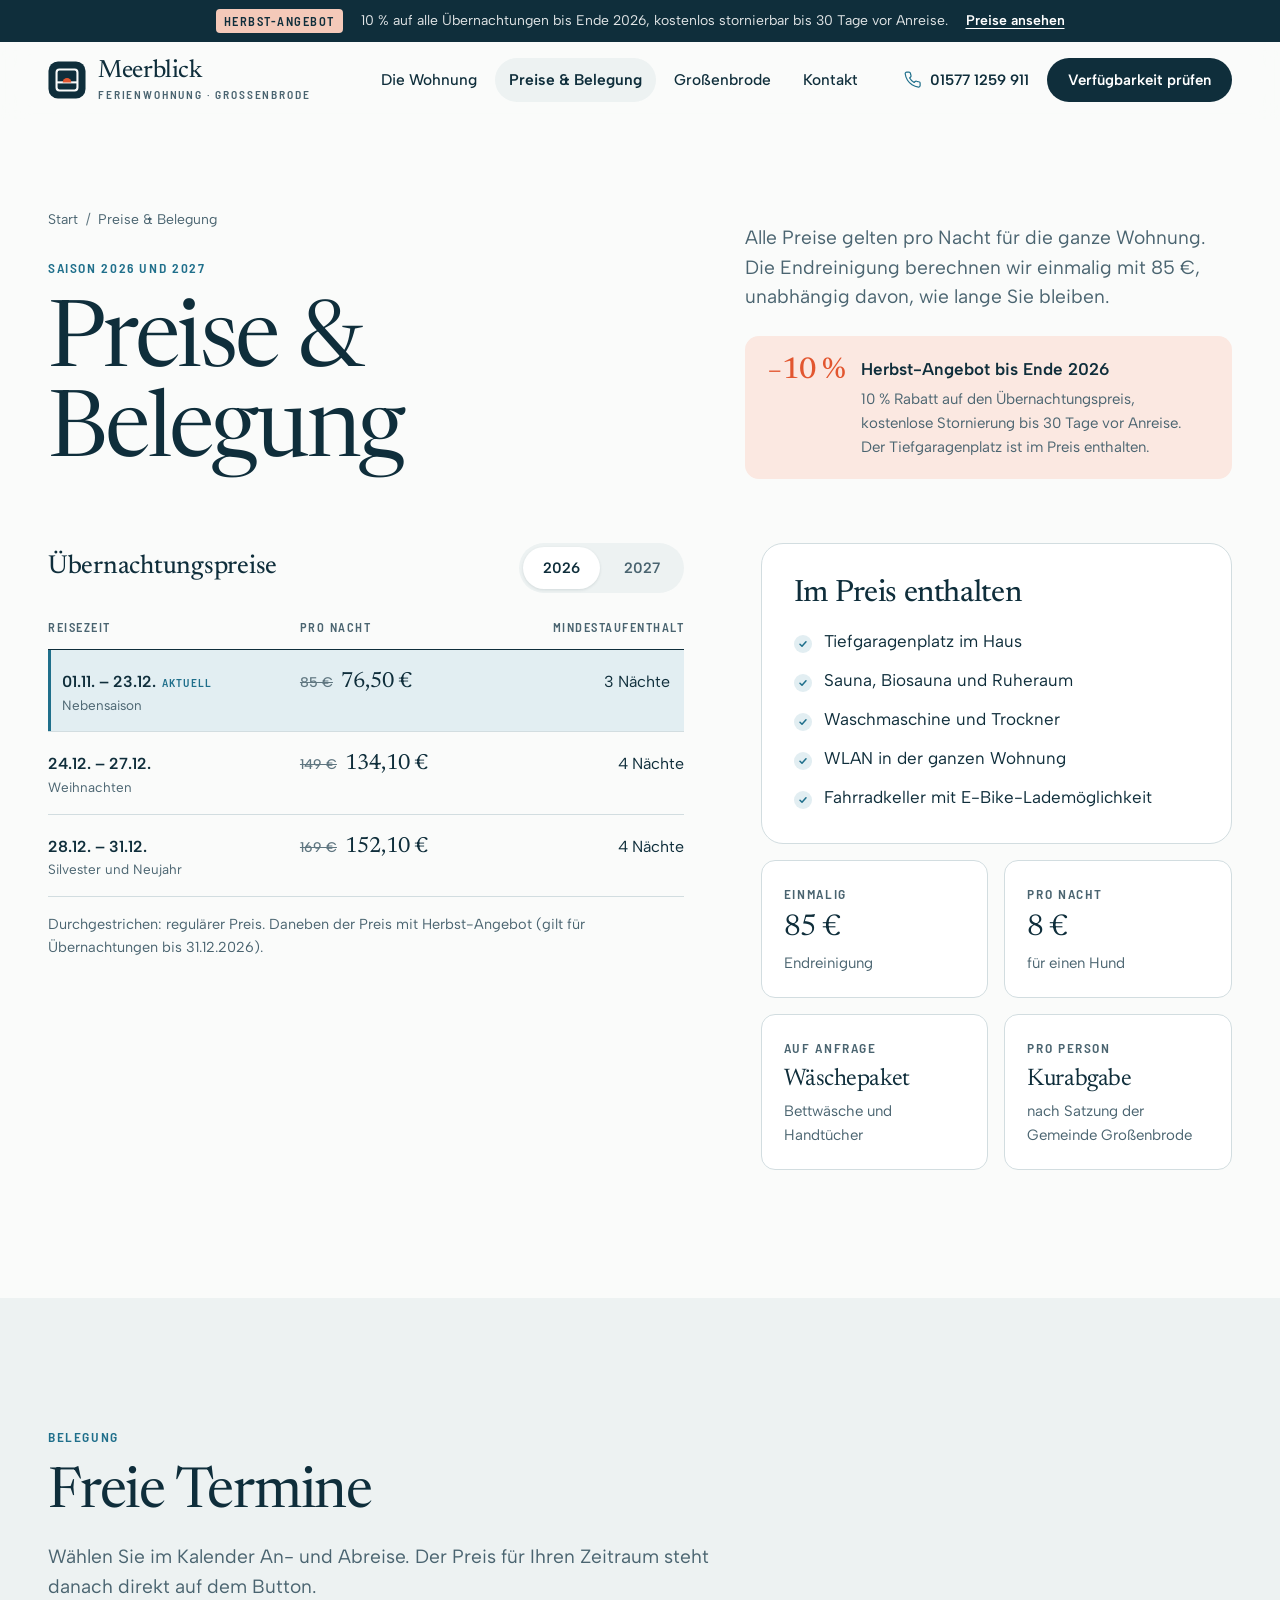
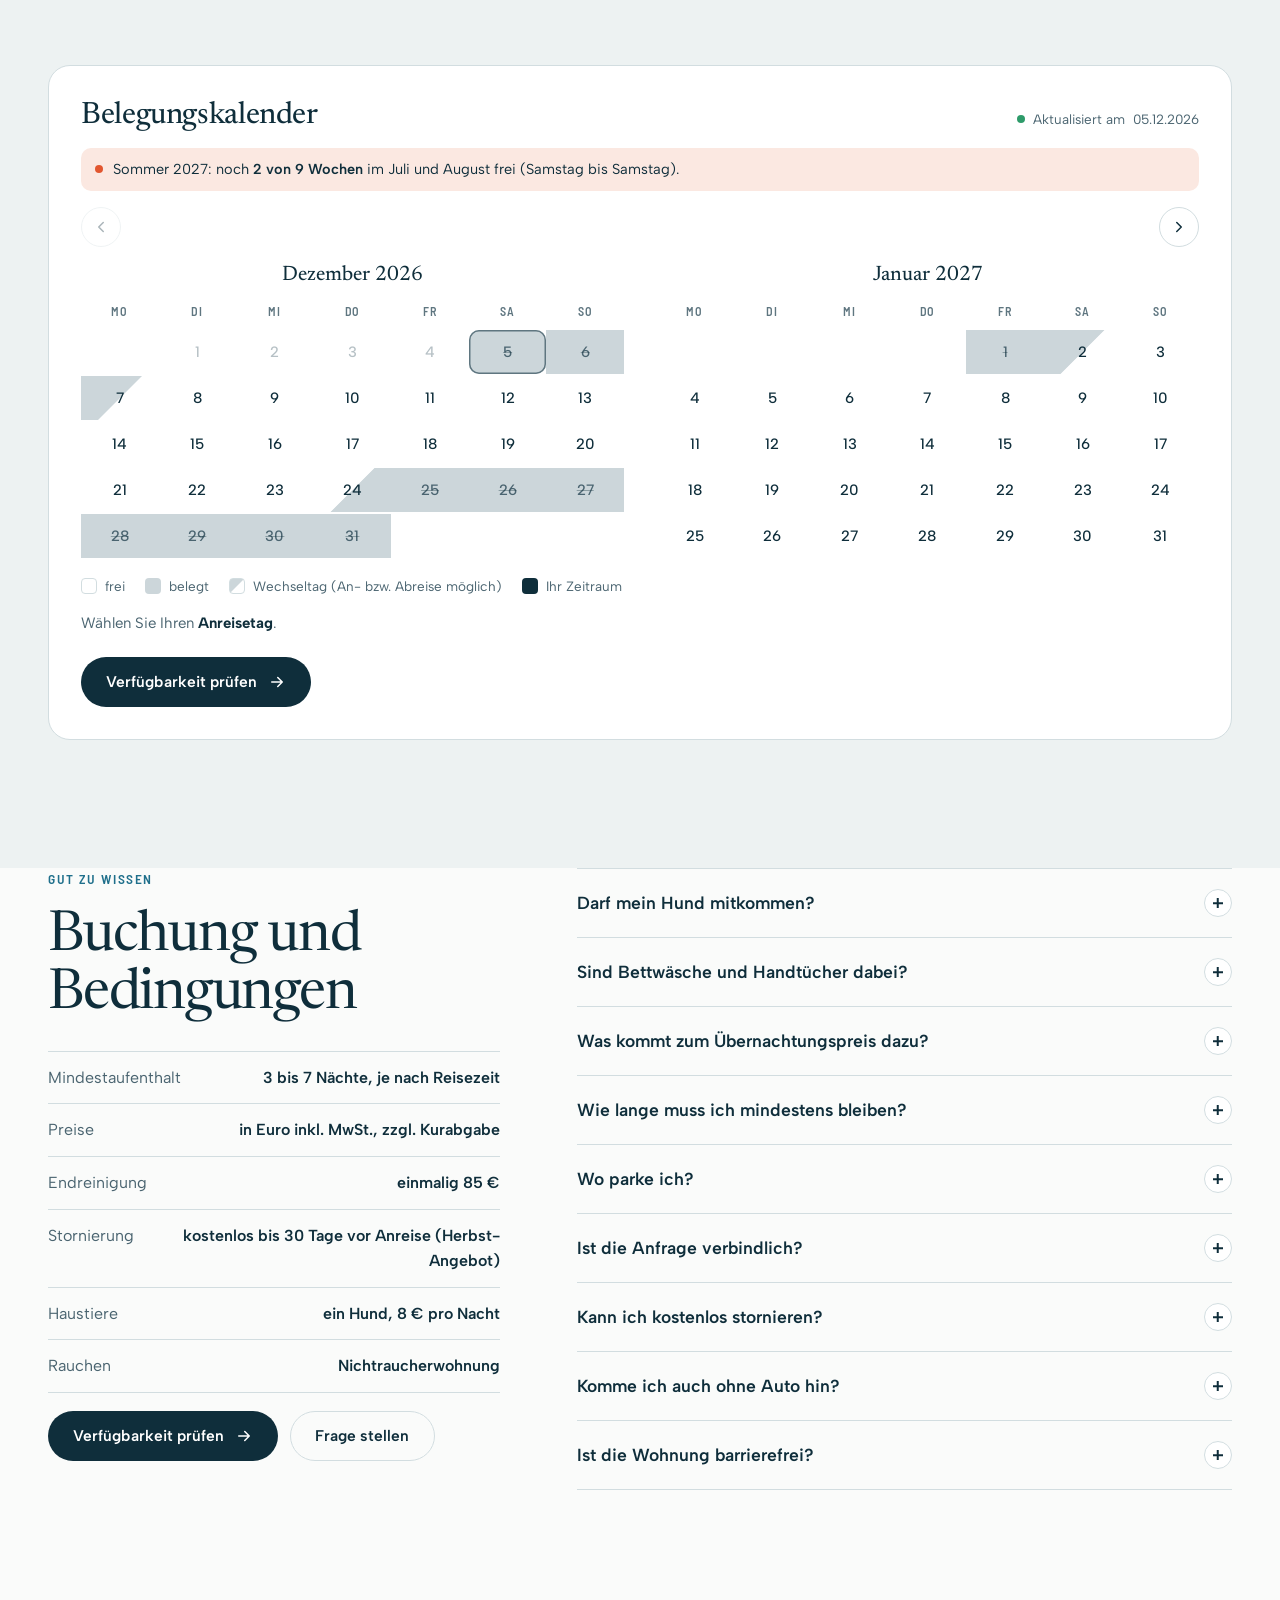
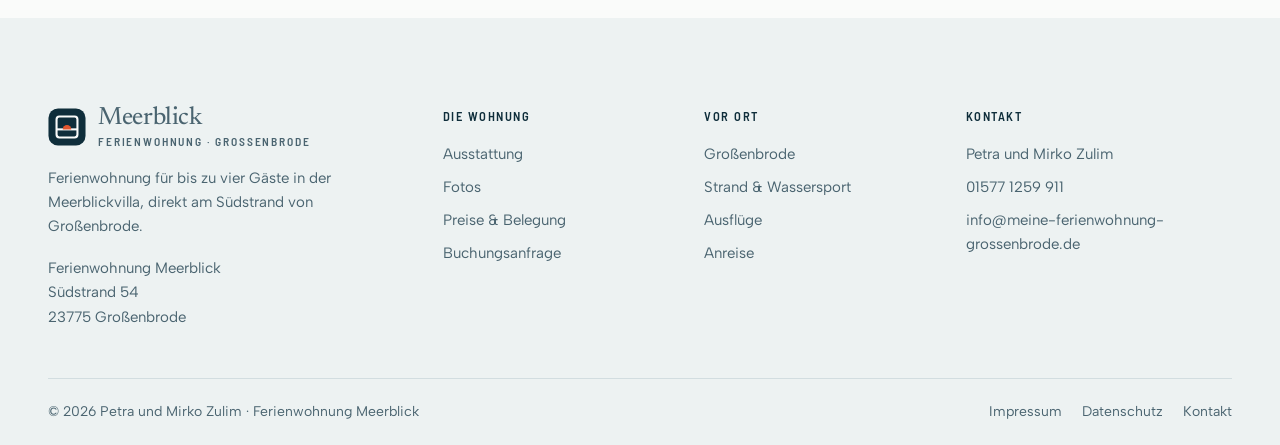
<file: preise.html>
<!doctype html>
<html lang="de">
<head>
<meta charset="utf-8">
<meta name="viewport" content="width=device-width, initial-scale=1">
<title>Preise & Belegung · Ferienwohnung Meerblick Großenbrode</title>
<meta name="description" content="Saisonpreise 2026 und 2027 für die Ferienwohnung Meerblick am Südstrand Großenbrode, Belegungskalender und Herbst-Angebot mit 10 % Rabatt.">
<meta name="robots" content="noindex, nofollow">
<meta name="theme-color" content="#0F2E3B">
<meta property="og:type" content="website">
<meta property="og:locale" content="de_DE">
<meta property="og:title" content="Preise & Belegung · Ferienwohnung Meerblick Großenbrode">
<meta property="og:description" content="Saisonpreise 2026 und 2027 für die Ferienwohnung Meerblick am Südstrand Großenbrode, Belegungskalender und Herbst-Angebot mit 10 % Rabatt.">
<meta property="og:image" content="https://wellenblick-grossenbrode.de/assets/img/og-meerblick.jpg">
<link rel="canonical" href="https://wellenblick-grossenbrode.de/preise.html">
<link rel="icon" href="assets/img/favicon.svg" type="image/svg+xml">
<link rel="preload" href="assets/fonts/newsreader-opsz.woff2" as="font" type="font/woff2" crossorigin>
<link rel="preload" href="assets/fonts/albert-sans-wght.woff2" as="font" type="font/woff2" crossorigin>
<link rel="stylesheet" href="assets/css/style.css?v=1792067929">
</head>
<body class="page-preise">
<a class="skip-link" href="#main">Zum Inhalt springen</a>
<div class="announce" data-deal><div class="container"><span class="announce__tag">Herbst-Angebot</span><span class="announce__long">10&nbsp;% auf alle Übernachtungen bis Ende 2026, kostenlos stornierbar bis 30 Tage vor Anreise.</span><span class="announce__short">−10&nbsp;% bis Ende 2026</span><a href="preise.html">Preise ansehen</a></div></div>
<header class="site-header">
  <div class="container">
    <a class="brand" href="index.html" aria-label="Ferienwohnung Meerblick Großenbrode, zur Startseite"><svg class="brand__mark" viewBox="0 0 40 40" aria-hidden="true"><rect x="0.5" y="0.5" width="39" height="39" rx="10" fill="#0F2E3B"/><rect x="9" y="9" width="22" height="22" rx="3" fill="none" stroke="#FAFBFA" stroke-width="2.2"/><path d="M9 22.5h22" stroke="#FAFBFA" stroke-width="2.2"/><path d="M15.5 22.5a4.5 4.5 0 0 1 9 0z" fill="#E2562F"/></svg><span class="brand__text"><span class="brand__name">Meerblick</span><span class="brand__sub">Ferienwohnung · Großenbrode</span></span></a>
    <nav class="nav" aria-label="Hauptnavigation"><ul class="nav__list"><li><a href="wohnung.html">Die Wohnung</a></li><li><a href="preise.html" aria-current="page">Preise &amp; Belegung</a></li><li><a href="grossenbrode.html">Großenbrode</a></li><li><a href="kontakt.html">Kontakt</a></li></ul></nav>
    <div class="header__actions">
      <a class="header__phone" href="tel:+4915771259911"><svg viewBox="0 0 24 24" fill="none" stroke="currentColor" stroke-width="1.6" stroke-linecap="round" stroke-linejoin="round" aria-hidden="true"><path d="M21.5 16.4v3a2 2 0 0 1-2.2 2 19.8 19.8 0 0 1-8.6-3.1 19.5 19.5 0 0 1-6-6A19.8 19.8 0 0 1 1.6 3.7 2 2 0 0 1 3.6 1.5h3a2 2 0 0 1 2 1.7c.1.9.4 1.8.7 2.7a2 2 0 0 1-.5 2.1L7.5 9.3a16 16 0 0 0 6 6l1.3-1.3a2 2 0 0 1 2.1-.4c.9.3 1.8.6 2.7.7a2 2 0 0 1 1.9 2.1z"/></svg><span>01577 1259 911</span></a>
      <a class="btn btn--primary" href="buchen.html">Verfügbarkeit prüfen</a>
    </div>
    <button class="nav-toggle" type="button" aria-expanded="false" aria-controls="mobile-nav" aria-label="Menü öffnen"><svg viewBox="0 0 24 24" fill="none" stroke="currentColor" stroke-width="2" stroke-linecap="round" stroke-linejoin="round" aria-hidden="true"><path d="M4 7h16M4 12h16M4 17h16"/></svg></button>
  </div>
</header>
<div class="mobile-nav" id="mobile-nav" aria-label="Menü">
  <nav aria-label="Mobile Navigation"><ul><li><a href="index.html"><span>Startseite</span><span class="mobile-nav__arrow"><svg viewBox="0 0 24 24" fill="none" stroke="currentColor" stroke-width="1.8" stroke-linecap="round" stroke-linejoin="round" aria-hidden="true"><path d="M5 12h14M13 6l6 6-6 6"/></svg></span></a></li><li><a href="wohnung.html"><span>Die Wohnung</span><span class="mobile-nav__arrow"><svg viewBox="0 0 24 24" fill="none" stroke="currentColor" stroke-width="1.8" stroke-linecap="round" stroke-linejoin="round" aria-hidden="true"><path d="M5 12h14M13 6l6 6-6 6"/></svg></span></a></li><li><a href="preise.html" aria-current="page"><span>Preise &amp; Belegung</span><span class="mobile-nav__arrow"><svg viewBox="0 0 24 24" fill="none" stroke="currentColor" stroke-width="1.8" stroke-linecap="round" stroke-linejoin="round" aria-hidden="true"><path d="M5 12h14M13 6l6 6-6 6"/></svg></span></a></li><li><a href="grossenbrode.html"><span>Großenbrode</span><span class="mobile-nav__arrow"><svg viewBox="0 0 24 24" fill="none" stroke="currentColor" stroke-width="1.8" stroke-linecap="round" stroke-linejoin="round" aria-hidden="true"><path d="M5 12h14M13 6l6 6-6 6"/></svg></span></a></li><li><a href="kontakt.html"><span>Kontakt</span><span class="mobile-nav__arrow"><svg viewBox="0 0 24 24" fill="none" stroke="currentColor" stroke-width="1.8" stroke-linecap="round" stroke-linejoin="round" aria-hidden="true"><path d="M5 12h14M13 6l6 6-6 6"/></svg></span></a></li></ul></nav>
  <div class="mobile-nav__foot">
    <a class="btn btn--primary btn--block" href="buchen.html">Verfügbarkeit prüfen <svg viewBox="0 0 24 24" fill="none" stroke="currentColor" stroke-width="2" stroke-linecap="round" stroke-linejoin="round" aria-hidden="true"><path d="M5 12h14M13 6l6 6-6 6"/></svg></a>
    <a class="btn btn--ghost btn--block" href="tel:+4915771259911"><svg viewBox="0 0 24 24" fill="none" stroke="currentColor" stroke-width="1.6" stroke-linecap="round" stroke-linejoin="round" aria-hidden="true"><path d="M21.5 16.4v3a2 2 0 0 1-2.2 2 19.8 19.8 0 0 1-8.6-3.1 19.5 19.5 0 0 1-6-6A19.8 19.8 0 0 1 1.6 3.7 2 2 0 0 1 3.6 1.5h3a2 2 0 0 1 2 1.7c.1.9.4 1.8.7 2.7a2 2 0 0 1-.5 2.1L7.5 9.3a16 16 0 0 0 6 6l1.3-1.3a2 2 0 0 1 2.1-.4c.9.3 1.8.6 2.7.7a2 2 0 0 1 1.9 2.1z"/></svg> 01577 1259 911</a>
    <p class="mobile-nav__meta">Südstrand 54 · 23775 Großenbrode</p>
  </div>
</div>
<main id="main">
<section class="page-hero">
  <div class="container">
    <div class="page-hero__inner">
      <div>
        <ol class="breadcrumb"><li><a href="index.html">Start</a></li><li aria-current="page">Preise &amp; Belegung</li></ol>
        <p class="label">Saison 2026 und 2027</p>
        <h1 class="display-1">Preise &amp; Belegung</h1>
      </div>
      <div style="display:grid;gap:24px">
        <p class="lead">Alle Preise gelten pro Nacht für die ganze Wohnung. Die Endreinigung berechnen wir einmalig mit 85&nbsp;€, unabhängig davon, wie lange Sie bleiben.</p>
        <div class="deal" data-deal>
          <span class="deal__badge">−10&nbsp;%</span>
          <div><strong>Herbst-Angebot bis Ende 2026</strong><p>10&nbsp;% Rabatt auf den Übernachtungspreis, kostenlose Stornierung bis 30 Tage vor Anreise. Der Tiefgaragenplatz ist im Preis enthalten.</p></div>
        </div>
      </div>
    </div>
  </div>
</section>

<section class="section" style="padding-top:0">
  <div class="container price-intro price-intro--table">
    <div class="reveal" data-price-table>
      <div class="panel__title" style="margin-bottom:24px">
        <h2 class="display-3">Übernachtungspreise</h2>
        <div class="tabs" role="tablist" aria-label="Jahr wählen">
          <button type="button" role="tab" data-year="2026" aria-selected="true">2026</button>
          <button type="button" role="tab" data-year="2027" aria-selected="false">2027</button>
        </div>
      </div>
      <div class="table-wrap">
        <table class="price-table">
          <thead><tr><th scope="col">Reisezeit</th><th scope="col">Pro Nacht</th><th scope="col">Mindest&shy;aufenthalt</th></tr></thead>
          <tbody></tbody>
        </table>
      </div>
      <p class="muted small" style="margin-top:16px">Durchgestrichen: regulärer Preis. Daneben der Preis mit Herbst-Angebot (gilt für Übernachtungen bis 31.12.2026).</p>
    </div>

    <aside class="reveal" style="display:grid;gap:16px">
      <div class="panel">
        <h3 class="display-3" style="margin-bottom:16px">Im Preis enthalten</h3>
        <ul class="checklist">
          <li>Tiefgaragenplatz im Haus</li>
          <li>Sauna, Biosauna und Ruheraum</li>
          <li>Waschmaschine und Trockner</li>
          <li>WLAN in der ganzen Wohnung</li>
          <li>Fahrradkeller mit E-Bike-Lademöglichkeit</li>
        </ul>
      </div>
      <div class="extras" style="grid-template-columns:1fr 1fr">
        <div class="extra"><span class="label label--muted">Einmalig</span><span class="extra__v">85&nbsp;€</span><p>Endreinigung</p></div>
        <div class="extra"><span class="label label--muted">Pro Nacht</span><span class="extra__v">8&nbsp;€</span><p>für einen Hund</p></div>
        <div class="extra"><span class="label label--muted">Auf Anfrage</span><span class="extra__v" style="font-size:24px">Wäschepaket</span><p>Bettwäsche und Handtücher</p></div>
        <div class="extra"><span class="label label--muted">Pro Person</span><span class="extra__v" style="font-size:24px">Kurabgabe</span><p>nach Satzung der Gemeinde Großenbrode</p></div>
      </div>
    </aside>
  </div>
</section>

<section class="section section--foam" id="belegung">
  <div class="container">
    <div class="section-head section-head--split reveal">
      <div>
        <p class="label">Belegung</p>
        <h2 class="display-2">Freie Termine</h2>
        <p class="lead">Wählen Sie im Kalender An- und Abreise. Der Preis für Ihren Zeitraum steht danach direkt auf dem Button.</p>
      </div>
    </div>
    <div class="cal-card reveal">
      <div class="cal-card__head">
        <h3 class="display-3">Belegungskalender</h3>
        <span class="cal-card__stand"><span class="live-dot"></span>Aktualisiert am <span data-today>15.10.2026</span></span>
      </div>
      <p class="scarcity" data-summer-free hidden></p>
      <div data-calendar="#cal-cta-prices"></div>
      <a id="cal-cta-prices" class="btn btn--primary cal-card__cta" href="buchen.html">Verfügbarkeit prüfen <svg viewBox="0 0 24 24" fill="none" stroke="currentColor" stroke-width="2" stroke-linecap="round" stroke-linejoin="round" aria-hidden="true"><path d="M5 12h14M13 6l6 6-6 6"/></svg></a>
    </div>
  </div>
</section>

<section class="section" id="faq">
  <div class="container faq-wrap">
    <div class="section-head reveal">
      <p class="label">Gut zu wissen</p>
      <h2 class="display-2">Buchung und Bedingungen</h2>
      <ul class="spec">
      <li><span>Mindestaufenthalt</span><span>3 bis 7 Nächte, je nach Reisezeit</span></li>
      <li><span>Preise</span><span>in Euro inkl. MwSt., zzgl. Kurabgabe</span></li>
      <li><span>Endreinigung</span><span>einmalig 85 €</span></li>
      <li data-deal><span>Stornierung</span><span>kostenlos bis 30 Tage vor Anreise (Herbst-Angebot)</span></li>
      <li><span>Haustiere</span><span>ein Hund, 8 € pro Nacht</span></li>
      <li><span>Rauchen</span><span>Nichtraucherwohnung</span></li>
      </ul>
      <div class="btn-row"><a class="btn btn--primary" href="buchen.html">Verfügbarkeit prüfen <svg viewBox="0 0 24 24" fill="none" stroke="currentColor" stroke-width="2" stroke-linecap="round" stroke-linejoin="round" aria-hidden="true"><path d="M5 12h14M13 6l6 6-6 6"/></svg></a><a class="btn btn--ghost" href="kontakt.html">Frage stellen</a></div>
    </div>
    <div class="reveal"><div class="faq"><details class="faq__item"><summary>Darf mein Hund mitkommen?<span class="faq__icon" aria-hidden="true"></span></summary><p>Ja, ein Hund ist willkommen. Wir berechnen dafür 8&nbsp;€ pro Nacht. Geben Sie den Hund bitte bei der Anfrage an, im Preisrechner können Sie ihn direkt dazunehmen.</p></details><details class="faq__item"><summary>Sind Bettwäsche und Handtücher dabei?<span class="faq__icon" aria-hidden="true"></span></summary><p>Bettwäsche und Handtücher gibt es als Wäschepaket. Kreuzen Sie es in der Anfrage an, den Preis nennen wir Ihnen mit der Bestätigung.</p></details><details class="faq__item"><summary>Was kommt zum Übernachtungspreis dazu?<span class="faq__icon" aria-hidden="true"></span></summary><p>Einmalig 85&nbsp;€ für die Endreinigung und die Kurabgabe der Gemeinde Großenbrode. Tiefgaragenplatz, WLAN, Sauna, Waschmaschine und Trockner kosten nichts extra.</p></details><details class="faq__item"><summary>Wie lange muss ich mindestens bleiben?<span class="faq__icon" aria-hidden="true"></span></summary><p>Je nach Reisezeit 3, 4 oder 7 Nächte, im Juli und August 7 Nächte. Wenn Sie im Kalender einen Anreisetag wählen, sehen Sie sofort, was für diesen Zeitraum gilt.</p></details><details class="faq__item"><summary>Wo parke ich?<span class="faq__icon" aria-hidden="true"></span></summary><p>In der Tiefgarage der Meerblickvilla. Ein Stellplatz ist im Mietpreis enthalten, mit dem Aufzug geht es von dort bis in den zweiten Stock.</p></details><details class="faq__item"><summary>Ist die Anfrage verbindlich?<span class="faq__icon" aria-hidden="true"></span></summary><p>Nein. Wir prüfen den Zeitraum und schicken Ihnen die Bestätigung mit allen Zahlungsdetails per E-Mail. Die Uhrzeiten für An- und Abreise und den Ablauf der Schlüsselübergabe erhalten Sie ebenfalls mit der Bestätigung.</p></details><details class="faq__item"><summary>Kann ich kostenlos stornieren?<span class="faq__icon" aria-hidden="true"></span></summary><p>Für Aufenthalte im Rahmen des Herbst-Angebots bis Ende 2026 ja, bis 30 Tage vor Anreise. Für alle anderen Zeiträume gelten unsere Mietbedingungen, die Sie mit der Bestätigung erhalten.</p></details><details class="faq__item"><summary>Komme ich auch ohne Auto hin?<span class="faq__icon" aria-hidden="true"></span></summary><p>Ja. Mit der Bahn fahren Sie bis Lübeck, von dort bringt Sie der Bus X85 nach Großenbrode.</p></details><details class="faq__item"><summary>Ist die Wohnung barrierefrei?<span class="faq__icon" aria-hidden="true"></span></summary><p>Sie ist barrierearm: Das Haus hat einen Aufzug, die Dusche ist bodengleich. Vollständig barrierefrei nach Norm ist sie nicht.</p></details></div></div>
  </div>
</section>
</main>
<footer class="site-footer">
  <div class="container">
    <div class="footer__grid">
      <div class="footer__about">
        <a class="brand" href="index.html" aria-label="Zur Startseite"><svg class="brand__mark" viewBox="0 0 40 40" aria-hidden="true"><rect x="0.5" y="0.5" width="39" height="39" rx="10" fill="#0F2E3B"/><rect x="9" y="9" width="22" height="22" rx="3" fill="none" stroke="#FAFBFA" stroke-width="2.2"/><path d="M9 22.5h22" stroke="#FAFBFA" stroke-width="2.2"/><path d="M15.5 22.5a4.5 4.5 0 0 1 9 0z" fill="#E2562F"/></svg><span class="brand__text"><span class="brand__name">Meerblick</span><span class="brand__sub">Ferienwohnung · Großenbrode</span></span></a>
        <p>Ferienwohnung für bis zu vier Gäste in der Meerblickvilla, direkt am Südstrand von Großenbrode.</p>
        <address>Ferienwohnung Meerblick<br>Südstrand 54<br>23775 Großenbrode</address>
      </div>
      <div>
        <h2>Die Wohnung</h2>
        <ul>
          <li><a href="wohnung.html#ausstattung">Ausstattung</a></li>
          <li><a href="wohnung.html#fotos">Fotos</a></li>
          <li><a href="preise.html">Preise &amp; Belegung</a></li>
          <li><a href="buchen.html">Buchungsanfrage</a></li>
        </ul>
      </div>
      <div>
        <h2>Vor Ort</h2>
        <ul>
          <li><a href="grossenbrode.html">Großenbrode</a></li>
          <li><a href="grossenbrode.html#strand">Strand &amp; Wassersport</a></li>
          <li><a href="grossenbrode.html#ausfluege">Ausflüge</a></li>
          <li><a href="kontakt.html#anreise">Anreise</a></li>
        </ul>
      </div>
      <div>
        <h2>Kontakt</h2>
        <ul>
          <li>Petra und Mirko Zulim</li>
          <li><a href="tel:+4915771259911">01577 1259 911</a></li>
          <li><a href="mailto:info@meine-ferienwohnung-grossenbrode.de">info@meine-ferienwohnung-grossenbrode.de</a></li>
        </ul>
      </div>
    </div>
    <div class="footer__bottom">
      <span>© <span data-current-year>2026</span> Petra und Mirko Zulim · Ferienwohnung Meerblick</span>
      <ul>
        <li><a href="impressum.html">Impressum</a></li>
        <li><a href="datenschutz.html">Datenschutz</a></li>
        <li><a href="kontakt.html">Kontakt</a></li>
      </ul>
    </div>
  </div>
</footer>
<div class="mobile-cta" inert><span class="mobile-cta__price">ganze Wohnung<b>ab <span data-from-price>85</span>&nbsp;€ / Nacht</b></span><a class="btn btn--primary" href="buchen.html">Verfügbarkeit prüfen</a></div>
<script src="assets/js/main.js?v=1792067929" defer></script>
</body>
</html>
</file>
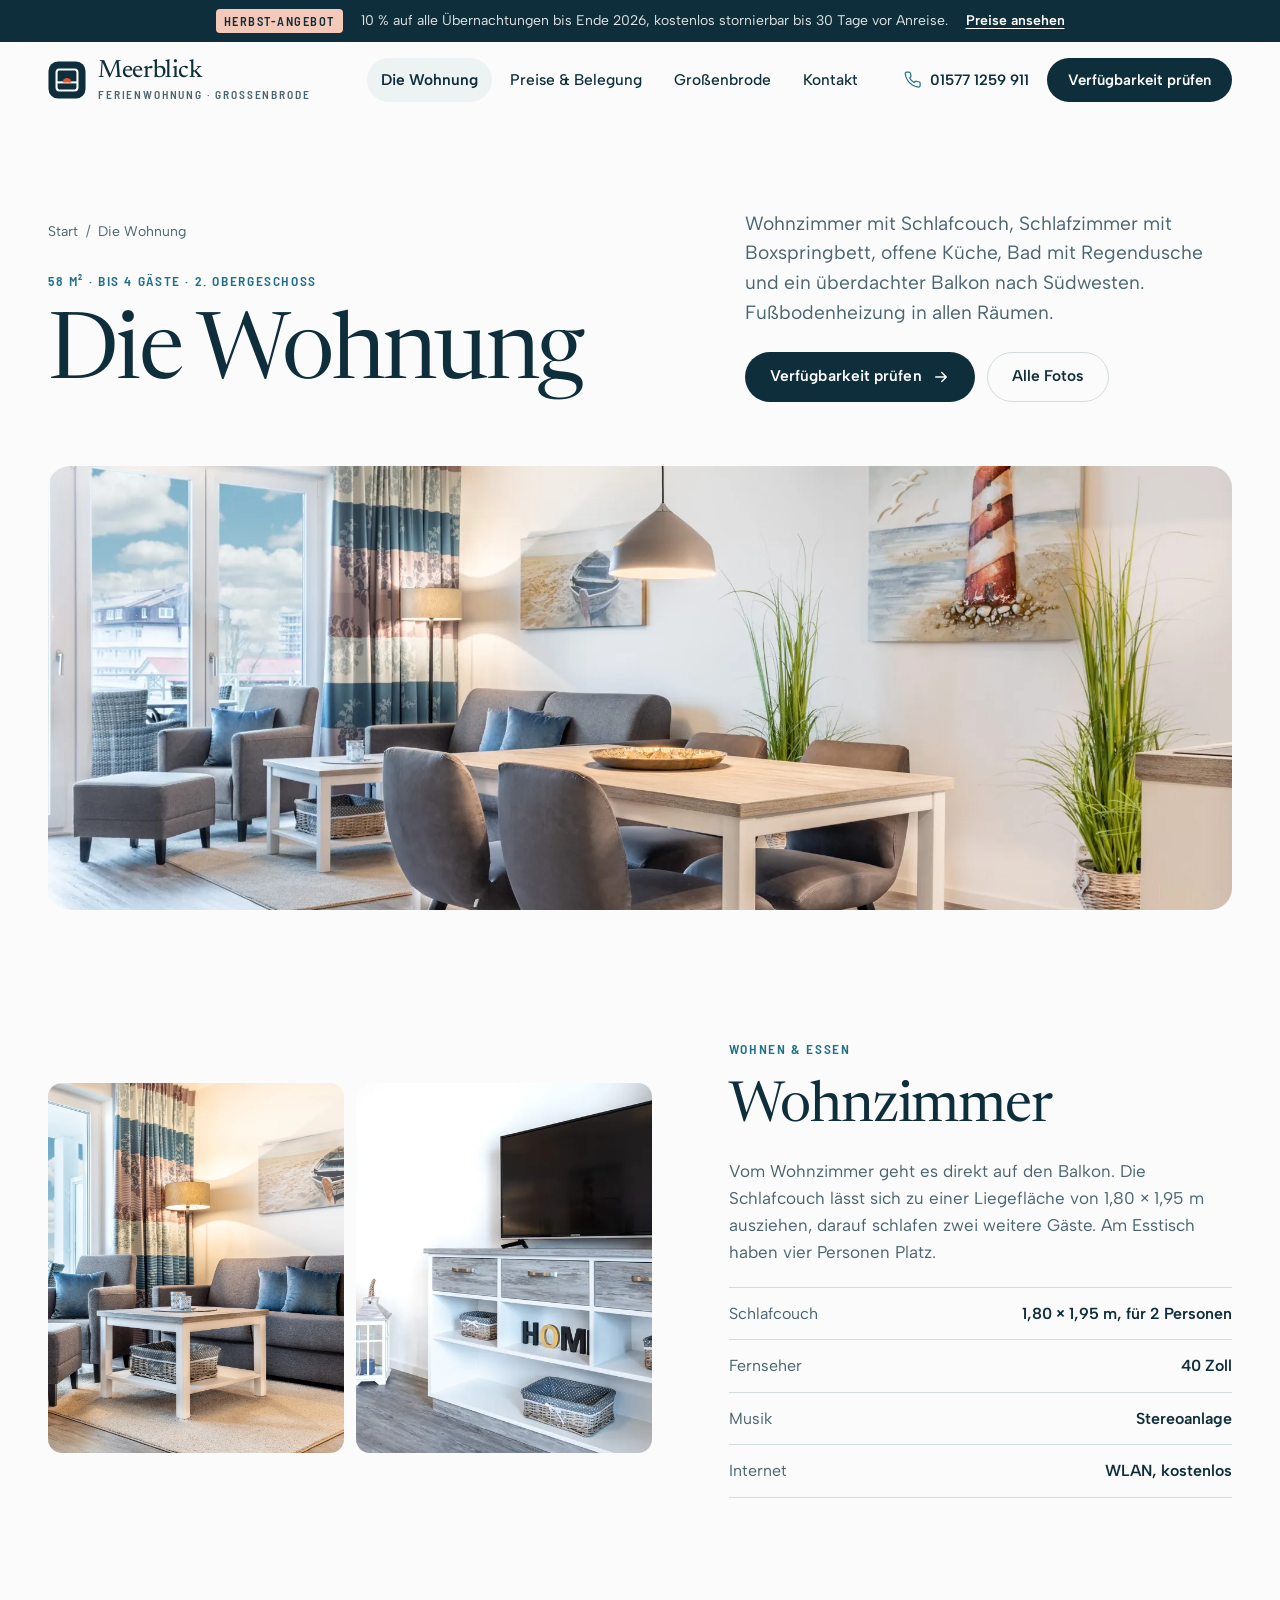
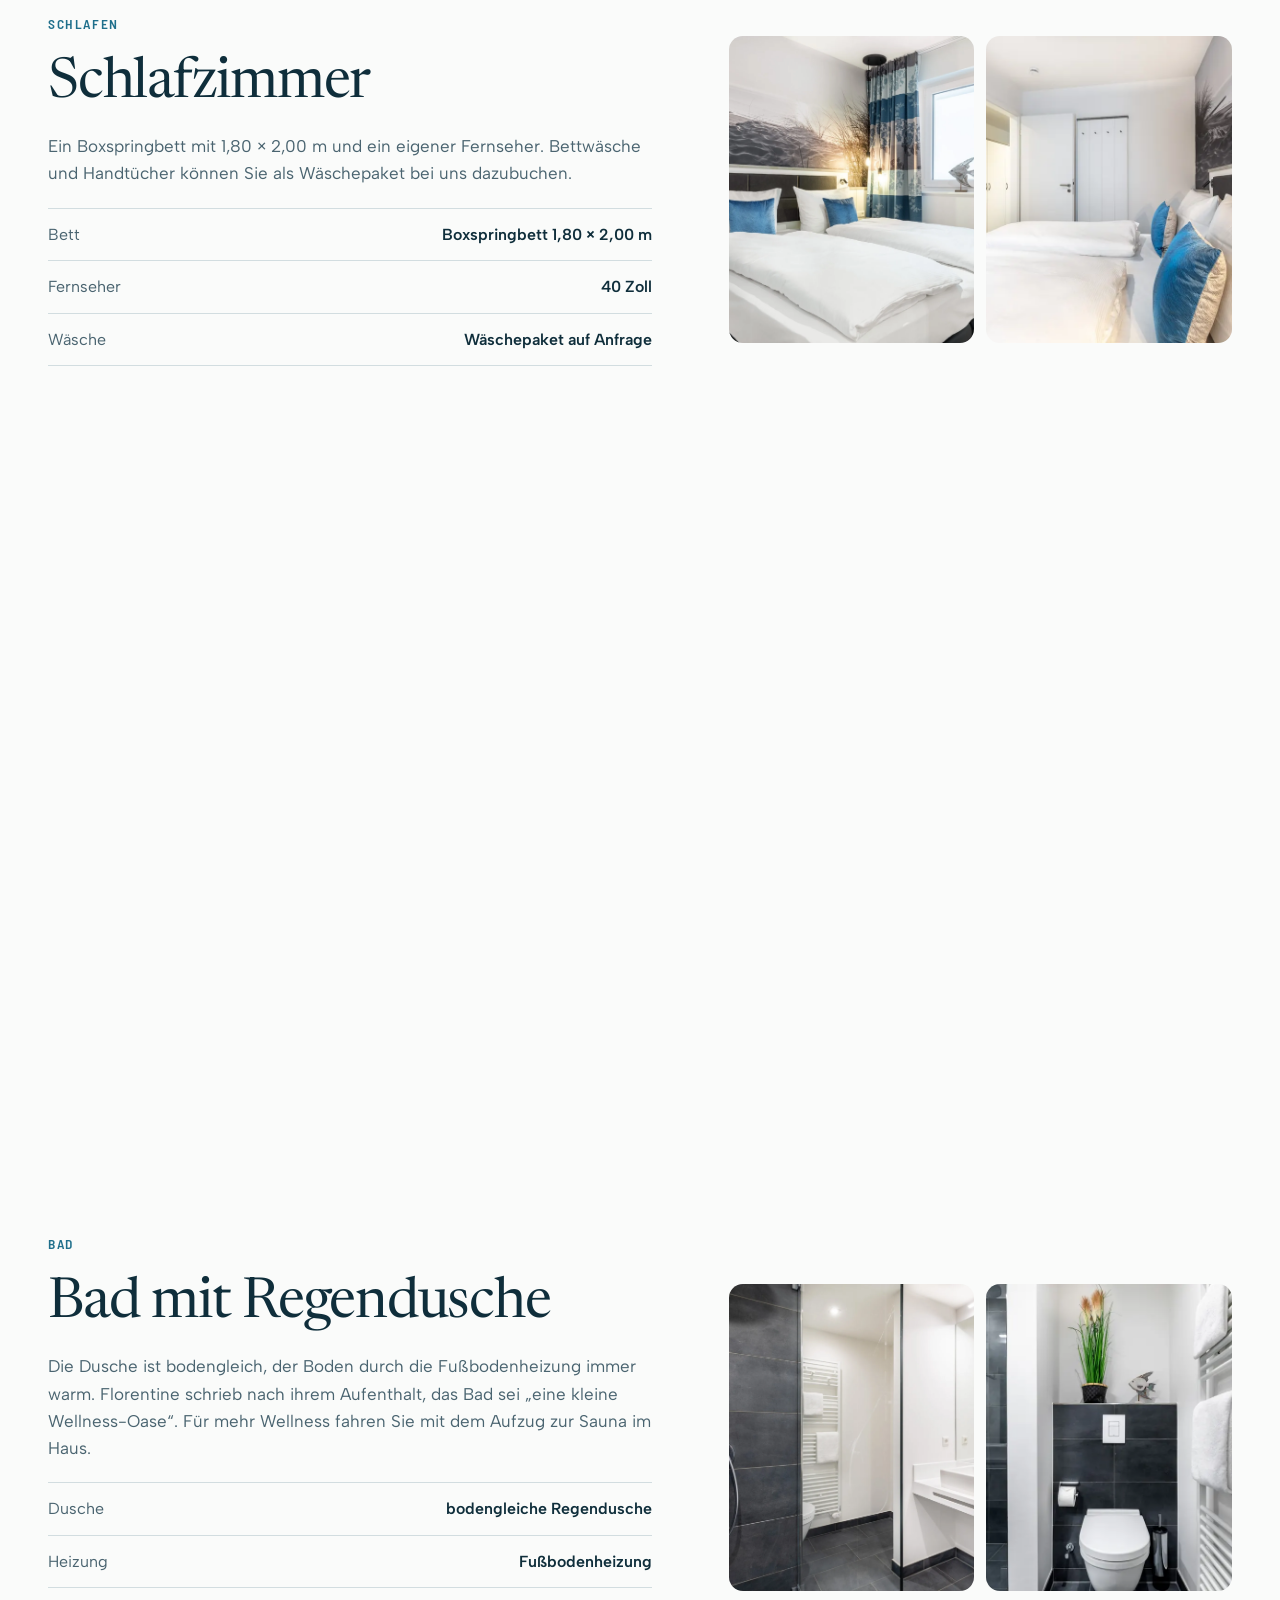
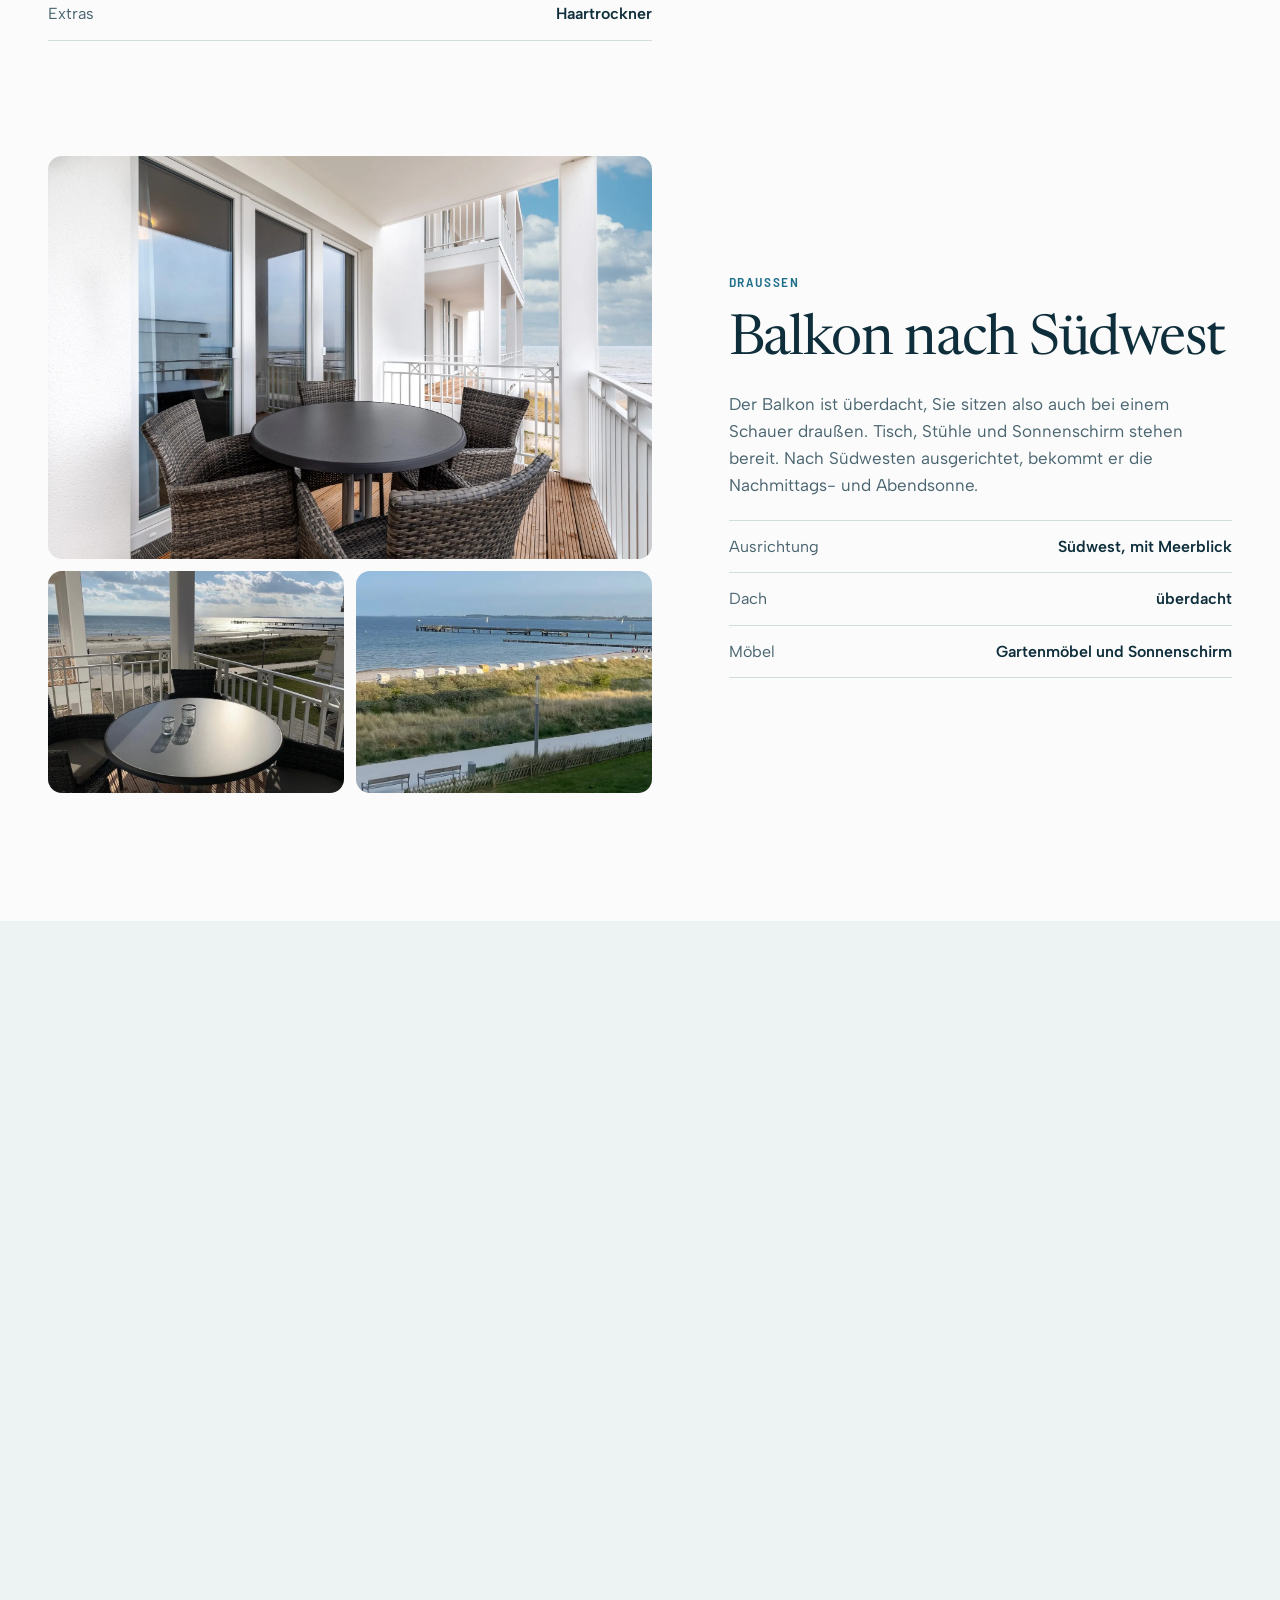
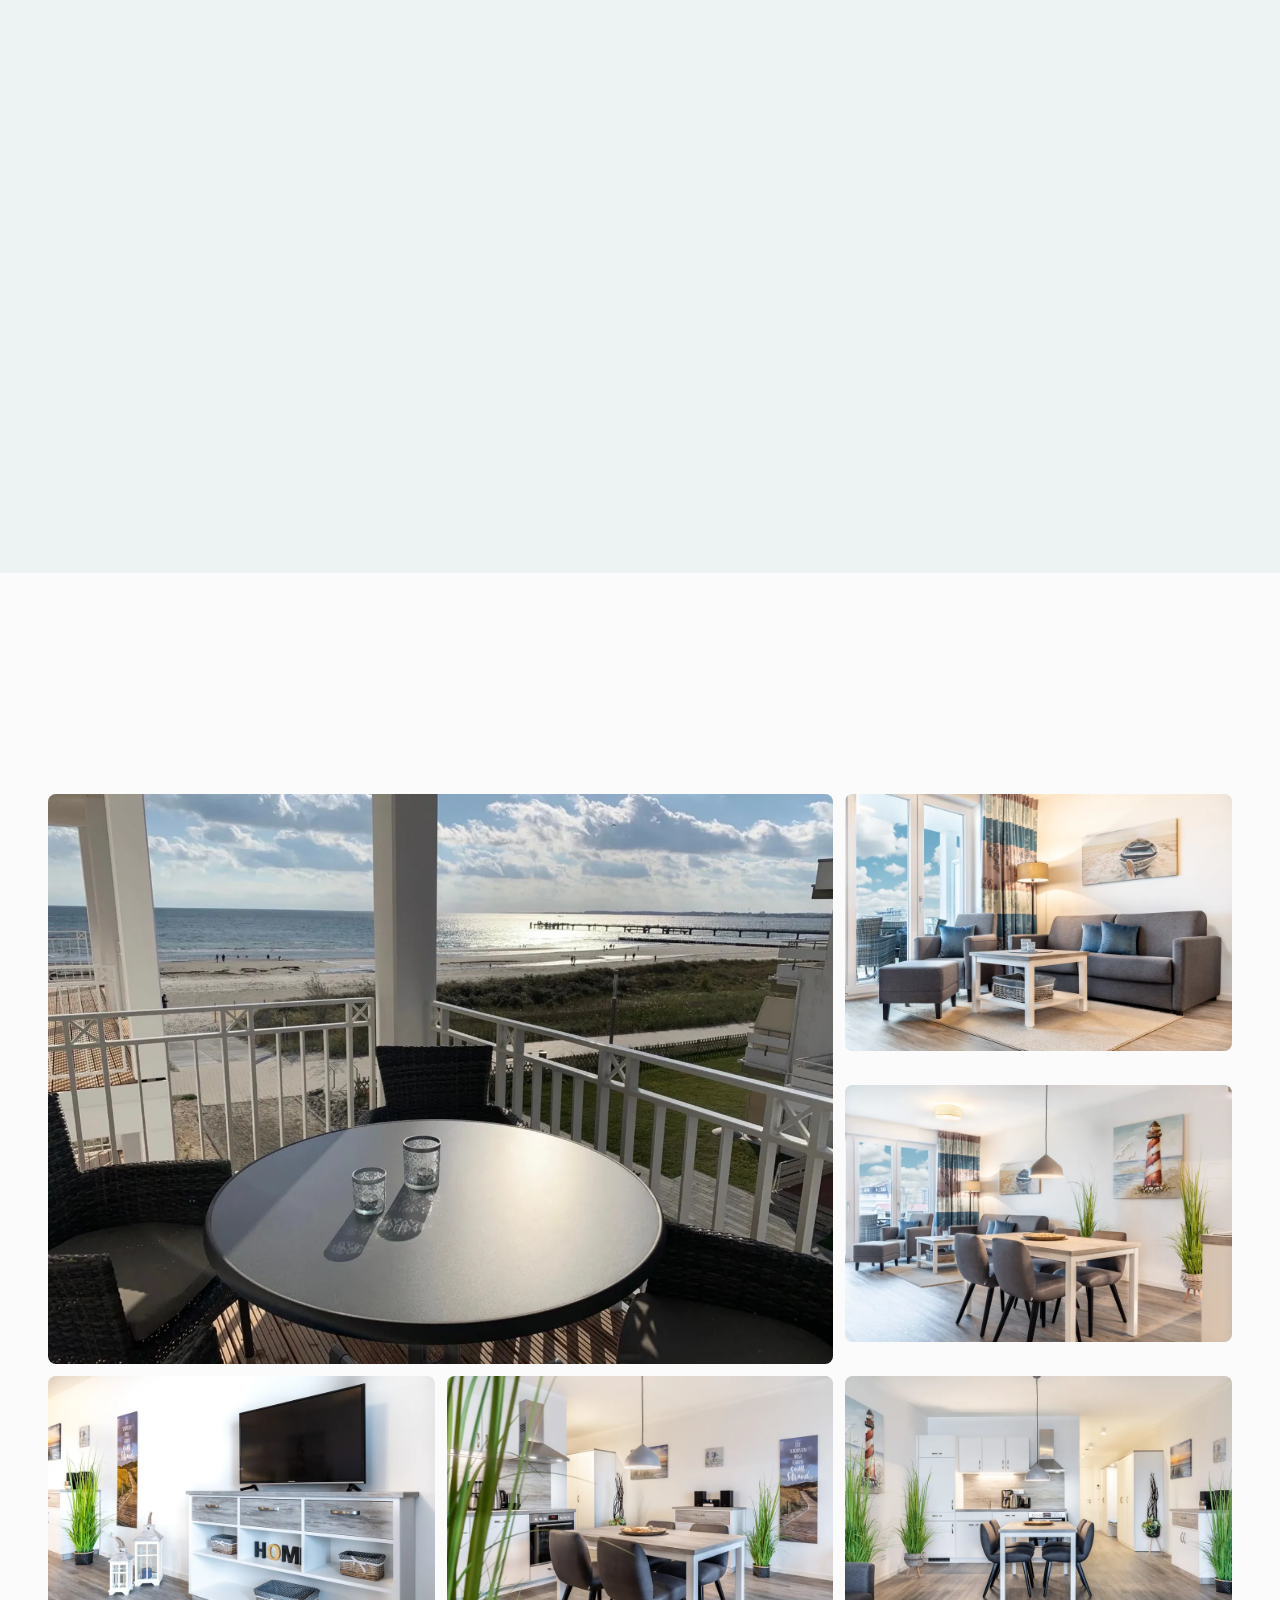
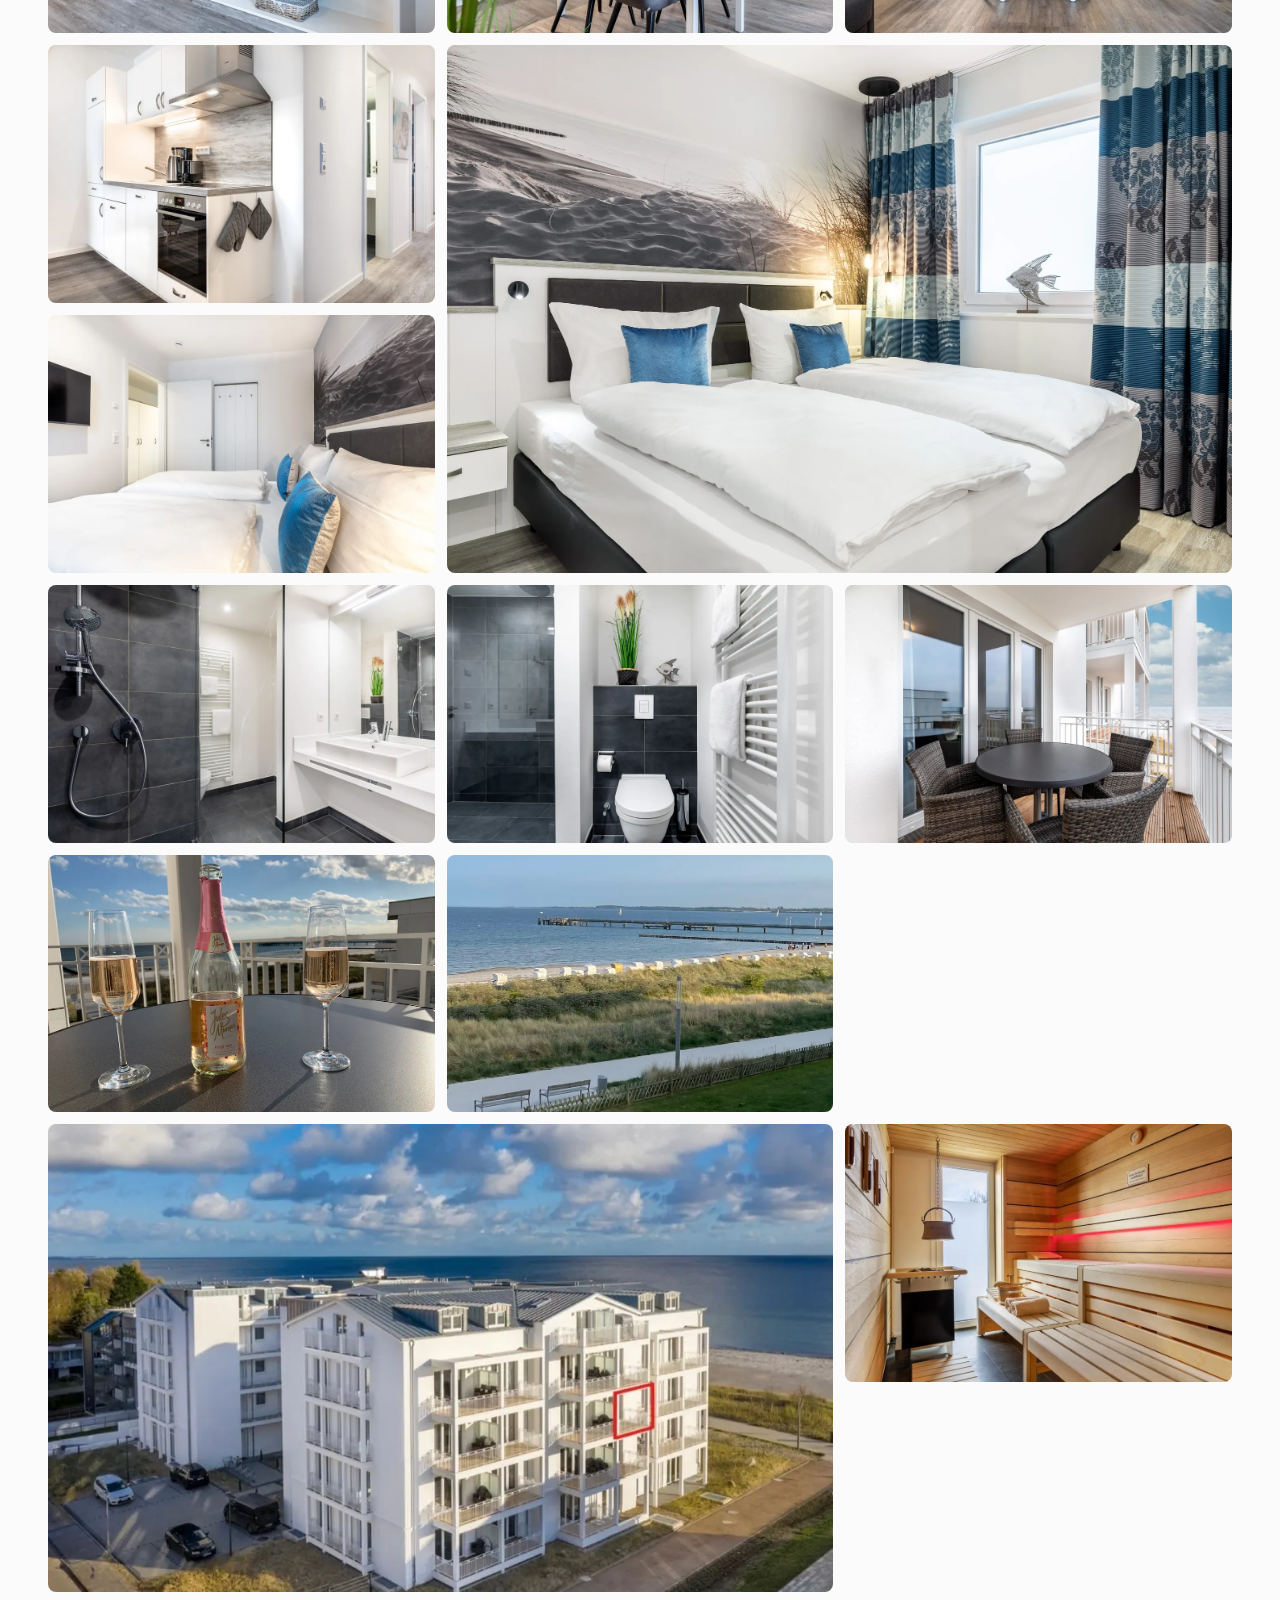
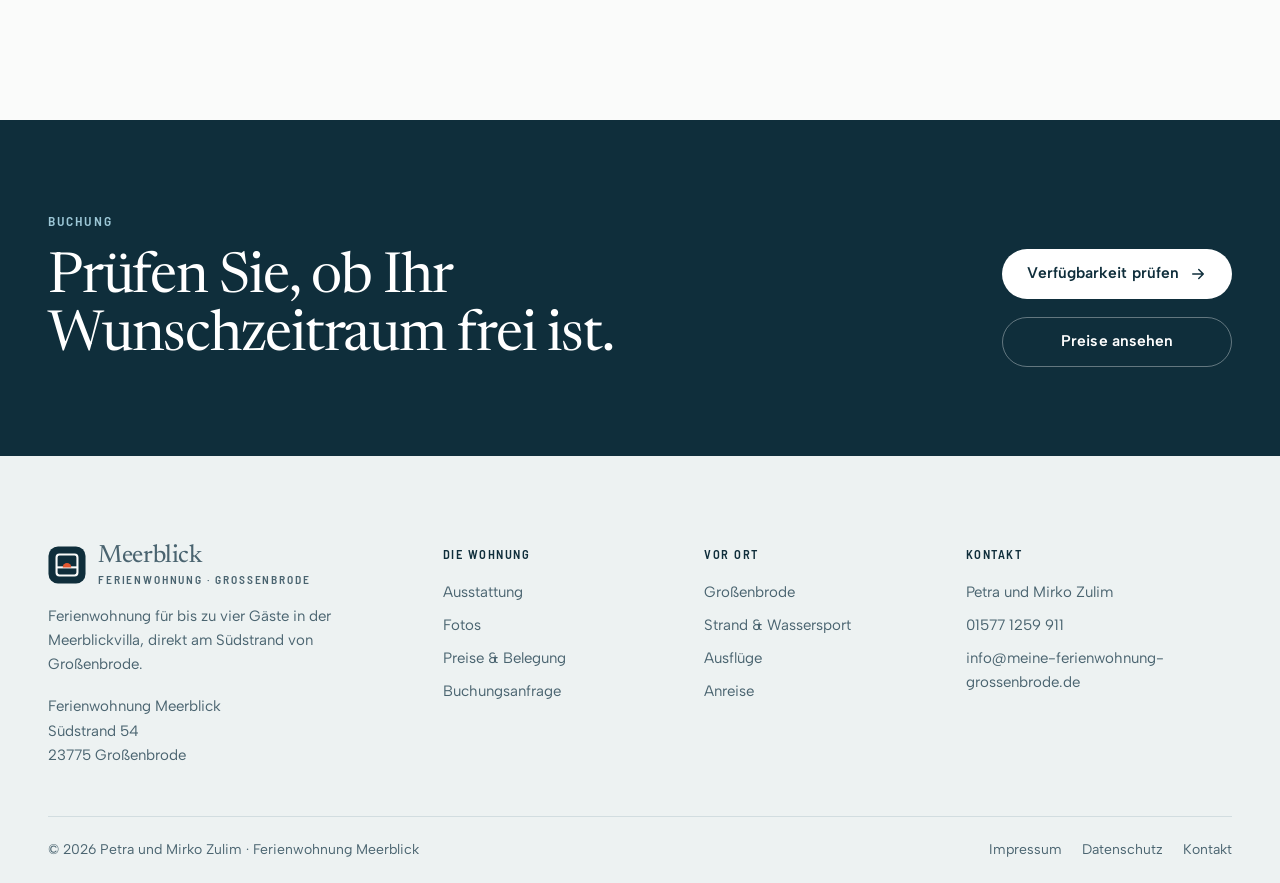
<file: wohnung.html>
<!doctype html>
<html lang="de">
<head>
<meta charset="utf-8">
<meta name="viewport" content="width=device-width, initial-scale=1">
<title>Die Wohnung · Ferienwohnung Meerblick Großenbrode</title>
<meta name="description" content="58 m² im zweiten Obergeschoss der Meerblickvilla: Wohnzimmer mit Schlafcouch, Schlafzimmer mit Boxspringbett, Küche, Bad mit Regendusche und überdachter Balkon nach Südwest.">
<meta name="robots" content="noindex, nofollow">
<meta name="theme-color" content="#0F2E3B">
<meta property="og:type" content="website">
<meta property="og:locale" content="de_DE">
<meta property="og:title" content="Die Wohnung · Ferienwohnung Meerblick Großenbrode">
<meta property="og:description" content="58 m² im zweiten Obergeschoss der Meerblickvilla: Wohnzimmer mit Schlafcouch, Schlafzimmer mit Boxspringbett, Küche, Bad mit Regendusche und überdachter Balkon nach Südwest.">
<meta property="og:image" content="https://wellenblick-grossenbrode.de/assets/img/og-meerblick.jpg">
<link rel="canonical" href="https://wellenblick-grossenbrode.de/wohnung.html">
<link rel="icon" href="assets/img/favicon.svg" type="image/svg+xml">
<link rel="preload" href="assets/fonts/newsreader-opsz.woff2" as="font" type="font/woff2" crossorigin>
<link rel="preload" href="assets/fonts/albert-sans-wght.woff2" as="font" type="font/woff2" crossorigin>
<link rel="stylesheet" href="assets/css/style.css?v=1792067929">
</head>
<body class="page-wohnung">
<a class="skip-link" href="#main">Zum Inhalt springen</a>
<div class="announce" data-deal><div class="container"><span class="announce__tag">Herbst-Angebot</span><span class="announce__long">10&nbsp;% auf alle Übernachtungen bis Ende 2026, kostenlos stornierbar bis 30 Tage vor Anreise.</span><span class="announce__short">−10&nbsp;% bis Ende 2026</span><a href="preise.html">Preise ansehen</a></div></div>
<header class="site-header">
  <div class="container">
    <a class="brand" href="index.html" aria-label="Ferienwohnung Meerblick Großenbrode, zur Startseite"><svg class="brand__mark" viewBox="0 0 40 40" aria-hidden="true"><rect x="0.5" y="0.5" width="39" height="39" rx="10" fill="#0F2E3B"/><rect x="9" y="9" width="22" height="22" rx="3" fill="none" stroke="#FAFBFA" stroke-width="2.2"/><path d="M9 22.5h22" stroke="#FAFBFA" stroke-width="2.2"/><path d="M15.5 22.5a4.5 4.5 0 0 1 9 0z" fill="#E2562F"/></svg><span class="brand__text"><span class="brand__name">Meerblick</span><span class="brand__sub">Ferienwohnung · Großenbrode</span></span></a>
    <nav class="nav" aria-label="Hauptnavigation"><ul class="nav__list"><li><a href="wohnung.html" aria-current="page">Die Wohnung</a></li><li><a href="preise.html">Preise &amp; Belegung</a></li><li><a href="grossenbrode.html">Großenbrode</a></li><li><a href="kontakt.html">Kontakt</a></li></ul></nav>
    <div class="header__actions">
      <a class="header__phone" href="tel:+4915771259911"><svg viewBox="0 0 24 24" fill="none" stroke="currentColor" stroke-width="1.6" stroke-linecap="round" stroke-linejoin="round" aria-hidden="true"><path d="M21.5 16.4v3a2 2 0 0 1-2.2 2 19.8 19.8 0 0 1-8.6-3.1 19.5 19.5 0 0 1-6-6A19.8 19.8 0 0 1 1.6 3.7 2 2 0 0 1 3.6 1.5h3a2 2 0 0 1 2 1.7c.1.9.4 1.8.7 2.7a2 2 0 0 1-.5 2.1L7.5 9.3a16 16 0 0 0 6 6l1.3-1.3a2 2 0 0 1 2.1-.4c.9.3 1.8.6 2.7.7a2 2 0 0 1 1.9 2.1z"/></svg><span>01577 1259 911</span></a>
      <a class="btn btn--primary" href="buchen.html">Verfügbarkeit prüfen</a>
    </div>
    <button class="nav-toggle" type="button" aria-expanded="false" aria-controls="mobile-nav" aria-label="Menü öffnen"><svg viewBox="0 0 24 24" fill="none" stroke="currentColor" stroke-width="2" stroke-linecap="round" stroke-linejoin="round" aria-hidden="true"><path d="M4 7h16M4 12h16M4 17h16"/></svg></button>
  </div>
</header>
<div class="mobile-nav" id="mobile-nav" aria-label="Menü">
  <nav aria-label="Mobile Navigation"><ul><li><a href="index.html"><span>Startseite</span><span class="mobile-nav__arrow"><svg viewBox="0 0 24 24" fill="none" stroke="currentColor" stroke-width="1.8" stroke-linecap="round" stroke-linejoin="round" aria-hidden="true"><path d="M5 12h14M13 6l6 6-6 6"/></svg></span></a></li><li><a href="wohnung.html" aria-current="page"><span>Die Wohnung</span><span class="mobile-nav__arrow"><svg viewBox="0 0 24 24" fill="none" stroke="currentColor" stroke-width="1.8" stroke-linecap="round" stroke-linejoin="round" aria-hidden="true"><path d="M5 12h14M13 6l6 6-6 6"/></svg></span></a></li><li><a href="preise.html"><span>Preise &amp; Belegung</span><span class="mobile-nav__arrow"><svg viewBox="0 0 24 24" fill="none" stroke="currentColor" stroke-width="1.8" stroke-linecap="round" stroke-linejoin="round" aria-hidden="true"><path d="M5 12h14M13 6l6 6-6 6"/></svg></span></a></li><li><a href="grossenbrode.html"><span>Großenbrode</span><span class="mobile-nav__arrow"><svg viewBox="0 0 24 24" fill="none" stroke="currentColor" stroke-width="1.8" stroke-linecap="round" stroke-linejoin="round" aria-hidden="true"><path d="M5 12h14M13 6l6 6-6 6"/></svg></span></a></li><li><a href="kontakt.html"><span>Kontakt</span><span class="mobile-nav__arrow"><svg viewBox="0 0 24 24" fill="none" stroke="currentColor" stroke-width="1.8" stroke-linecap="round" stroke-linejoin="round" aria-hidden="true"><path d="M5 12h14M13 6l6 6-6 6"/></svg></span></a></li></ul></nav>
  <div class="mobile-nav__foot">
    <a class="btn btn--primary btn--block" href="buchen.html">Verfügbarkeit prüfen <svg viewBox="0 0 24 24" fill="none" stroke="currentColor" stroke-width="2" stroke-linecap="round" stroke-linejoin="round" aria-hidden="true"><path d="M5 12h14M13 6l6 6-6 6"/></svg></a>
    <a class="btn btn--ghost btn--block" href="tel:+4915771259911"><svg viewBox="0 0 24 24" fill="none" stroke="currentColor" stroke-width="1.6" stroke-linecap="round" stroke-linejoin="round" aria-hidden="true"><path d="M21.5 16.4v3a2 2 0 0 1-2.2 2 19.8 19.8 0 0 1-8.6-3.1 19.5 19.5 0 0 1-6-6A19.8 19.8 0 0 1 1.6 3.7 2 2 0 0 1 3.6 1.5h3a2 2 0 0 1 2 1.7c.1.9.4 1.8.7 2.7a2 2 0 0 1-.5 2.1L7.5 9.3a16 16 0 0 0 6 6l1.3-1.3a2 2 0 0 1 2.1-.4c.9.3 1.8.6 2.7.7a2 2 0 0 1 1.9 2.1z"/></svg> 01577 1259 911</a>
    <p class="mobile-nav__meta">Südstrand 54 · 23775 Großenbrode</p>
  </div>
</div>
<main id="main">
<section class="page-hero">
  <div class="container">
    <div class="page-hero__inner">
      <div>
        <ol class="breadcrumb"><li><a href="index.html">Start</a></li><li aria-current="page">Die Wohnung</li></ol>
        <p class="label">58 m² · bis 4 Gäste · 2. Obergeschoss</p>
        <h1 class="display-1">Die Wohnung</h1>
      </div>
      <div style="display:grid;gap:24px">
        <p class="lead">Wohnzimmer mit Schlafcouch, Schlafzimmer mit Boxspringbett, offene Küche, Bad mit Regendusche und ein überdachter Balkon nach Südwesten. Fußbodenheizung in allen Räumen.</p>
        <div class="btn-row"><a class="btn btn--primary" href="buchen.html">Verfügbarkeit prüfen <svg viewBox="0 0 24 24" fill="none" stroke="currentColor" stroke-width="2" stroke-linecap="round" stroke-linejoin="round" aria-hidden="true"><path d="M5 12h14M13 6l6 6-6 6"/></svg></a><a class="btn btn--ghost" href="#fotos">Alle Fotos</a></div>
      </div>
    </div>
  </div>
</section>

<div class="container">
  <div class="page-banner"><img src="assets/img/wohnen-essen-l.webp" srcset="assets/img/wohnen-essen-m.webp 960w, assets/img/wohnen-essen-l.webp 2000w" sizes="(max-width: 1340px) 100vw, 1240px" width="2000" height="1333" alt="Wohn- und Essbereich mit grauem Sofa, Esstisch und Leuchtturm-Bild" fetchpriority="high"></div>
</div>

<section class="section">
  <div class="container">
    <article class="room-detail">
      <div class="room-detail__media is-two reveal">
        <img src="assets/img/wohnzimmer-l.webp" width="2000" height="1333" loading="lazy" alt="Wohnzimmer mit Schlafcouch und Balkontür">
        <img src="assets/img/wohnzimmer-sideboard-m.webp" width="960" height="640" loading="lazy" alt="Sideboard mit Fernseher im Wohnzimmer">
      </div>
      <div class="room-detail__text reveal">
        <p class="label">Wohnen &amp; Essen</p>
        <h2 class="display-2">Wohnzimmer</h2>
        <p class="prose">Vom Wohnzimmer geht es direkt auf den Balkon. Die Schlafcouch lässt sich zu einer Liegefläche von 1,80 × 1,95&nbsp;m ausziehen, darauf schlafen zwei weitere Gäste. Am Esstisch haben vier Personen Platz.</p>
        <ul class="spec">
          <li><span>Schlafcouch</span><span>1,80 × 1,95 m, für 2 Personen</span></li>
          <li><span>Fernseher</span><span>40 Zoll</span></li>
          <li><span>Musik</span><span>Stereoanlage</span></li>
          <li><span>Internet</span><span>WLAN, kostenlos</span></li>
        </ul>
      </div>
    </article>

    <article class="room-detail">
      <div class="room-detail__media is-two reveal">
        <img src="assets/img/schlafzimmer-l.webp" width="2000" height="1333" loading="lazy" alt="Schlafzimmer mit Boxspringbett, weißer Bettwäsche und blauen Kissen">
        <img src="assets/img/schlafzimmer-tv-m.webp" width="960" height="640" loading="lazy" alt="Schlafzimmer mit Fernseher">
      </div>
      <div class="room-detail__text reveal">
        <p class="label">Schlafen</p>
        <h2 class="display-2">Schlafzimmer</h2>
        <p class="prose">Ein Boxspringbett mit 1,80 × 2,00&nbsp;m und ein eigener Fernseher. Bettwäsche und Handtücher können Sie als Wäschepaket bei uns dazubuchen.</p>
        <ul class="spec">
          <li><span>Bett</span><span>Boxspringbett 1,80 × 2,00 m</span></li>
          <li><span>Fernseher</span><span>40 Zoll</span></li>
          <li><span>Wäsche</span><span>Wäschepaket auf Anfrage</span></li>
        </ul>
      </div>
    </article>

    <article class="room-detail">
      <div class="room-detail__media reveal">
        <img src="assets/img/kueche-essplatz-l.webp" width="2000" height="1333" loading="lazy" alt="Offene Küche mit Esstisch">
        <img src="assets/img/kueche-m.webp" width="960" height="640" loading="lazy" alt="Küchenzeile mit Backofen und Dunstabzug">
        <img src="assets/img/essplatz-m.webp" width="960" height="640" loading="lazy" alt="Esstisch mit vier Stühlen vor der Küche">
      </div>
      <div class="room-detail__text reveal">
        <p class="label">Kochen</p>
        <h2 class="display-2">Küche</h2>
        <p class="prose">Die Küchenzeile ist offen zum Wohnbereich, mit Backofen, Geschirrspüler und Mikrowelle mit Grill. Am Esstisch davor haben vier Personen Platz.</p>
        <ul class="spec">
          <li><span>Kochen</span><span>Ceranfeld mit Backofen</span></li>
          <li><span>Kühlen</span><span>Kühlschrank mit Gefrierfach</span></li>
          <li><span>Spülen</span><span>Geschirrspüler</span></li>
          <li><span>Geräte</span><span>Kaffeemaschine, Toaster, Wasserkocher, Mikrowelle mit Grill</span></li>
        </ul>
      </div>
    </article>

    <article class="room-detail">
      <div class="room-detail__media is-two reveal">
        <img src="assets/img/bad-dusche-l.webp" width="2000" height="1333" loading="lazy" alt="Bad mit bodengleicher Regendusche">
        <img src="assets/img/bad-m.webp" width="960" height="640" loading="lazy" alt="WC und Handtuchheizkörper im Bad">
      </div>
      <div class="room-detail__text reveal">
        <p class="label">Bad</p>
        <h2 class="display-2">Bad mit Regendusche</h2>
        <p class="prose">Die Dusche ist bodengleich, der Boden durch die Fußbodenheizung immer warm. Florentine schrieb nach ihrem Aufenthalt, das Bad sei „eine kleine Wellness-Oase“. Für mehr Wellness fahren Sie mit dem Aufzug zur Sauna im Haus.</p>
        <ul class="spec">
          <li><span>Dusche</span><span>bodengleiche Regendusche</span></li>
          <li><span>Heizung</span><span>Fußbodenheizung</span></li>
          <li><span>Extras</span><span>Haartrockner</span></li>
        </ul>
      </div>
    </article>

    <article class="room-detail">
      <div class="room-detail__media reveal">
        <img src="assets/img/balkon-l.webp" width="2000" height="1333" loading="lazy" alt="Überdachter Balkon mit Rattanstühlen und rundem Tisch">
        <img src="assets/img/balkon-ausblick-m.webp" width="960" height="697" loading="lazy" alt="Blick vom Balkontisch auf Strand und Seebrücke">
        <img src="assets/img/ausblick-seebruecke-m.webp" width="960" height="595" loading="lazy" alt="Blick vom Balkon auf Dünen, Strandkörbe und Seebrücke">
      </div>
      <div class="room-detail__text reveal">
        <p class="label">Draußen</p>
        <h2 class="display-2">Balkon nach Südwest</h2>
        <p class="prose">Der Balkon ist überdacht, Sie sitzen also auch bei einem Schauer draußen. Tisch, Stühle und Sonnenschirm stehen bereit. Nach Südwesten ausgerichtet, bekommt er die Nachmittags- und Abendsonne.</p>
        <ul class="spec">
          <li><span>Ausrichtung</span><span>Südwest, mit Meerblick</span></li>
          <li><span>Dach</span><span>überdacht</span></li>
          <li><span>Möbel</span><span>Gartenmöbel und Sonnenschirm</span></li>
        </ul>
      </div>
    </article>
  </div>
</section>

<section class="section section--foam" id="ausstattung">
  <div class="container">
    <div class="section-head reveal">
      <p class="label">Ausstattung</p>
      <h2 class="display-2">Alles auf einen Blick</h2>
    </div>
    <div class="feature-cols reveal">
      <div class="feature-col">
        <h3>Wohnzimmer</h3>
        <ul><li>Fernseher 40 Zoll</li><li>WLAN kostenlos</li><li>Stereoanlage</li><li>Doppelschlafcouch 1,80 × 1,95 m für 2 Personen</li><li>Wohnzimmertisch</li><li>Sessel</li></ul>
      </div>
      <div class="feature-col">
        <h3>Küche</h3>
        <ul><li>Ceranherd mit Backofen</li><li>Kühlschrank mit Gefrierfach</li><li>Geschirrspüler</li><li>Kaffeemaschine und Toaster</li><li>Mikrowelle mit Grill</li><li>Wasserkocher</li></ul>
      </div>
      <div class="feature-col">
        <h3>Schlafzimmer</h3>
        <ul><li>Boxspringbett 1,80 × 2,00 m</li><li>Fernseher 40 Zoll</li></ul>
        <h3 style="margin-top:32px">Bad</h3>
        <ul><li>Bodengleiche Regendusche</li><li>Haartrockner</li></ul>
      </div>
      <div class="feature-col">
        <h3>Allgemein</h3>
        <ul><li>Fußbodenheizung in allen Räumen</li><li>Überdachter Balkon mit Gartenmöbeln und Sonnenschirm</li><li>Nichtraucherwohnung</li><li>Barrierearm</li><li>Ein Hund erlaubt</li></ul>
      </div>
      <div class="feature-col">
        <h3>Im Haus</h3>
        <ul><li>Aufzug</li><li>Waschmaschine und Trockner, kostenlos</li><li>Wellnessbereich mit finnischer Sauna, Biosauna und Ruheraum, kostenlos</li><li>Abschließbarer Fahrradkeller mit Lademöglichkeit für E-Bikes</li><li>Tiefgaragenplatz, im Preis enthalten</li></ul>
      </div>
      <div class="feature-col">
        <h3>Lage</h3>
        <ul><li>Direkt am Südstrand</li><li>Zweites Obergeschoss, Ausrichtung Südwest</li><li>Promenade direkt vor dem Haus</li><li>Fehmarn in wenigen Autominuten</li></ul>
      </div>
    </div>

    <div class="notes reveal" style="margin-top:clamp(48px,6vw,72px)">
      <div class="note"><svg viewBox="0 0 24 24" fill="none" stroke="currentColor" stroke-width="1.6" stroke-linecap="round" stroke-linejoin="round" aria-hidden="true"><path d="M3 3l18 18"/><path d="M12 14H3v4h13M20 14h1v4h-1M17 6c0 1.5 1 2 2.5 2"/></svg><strong>Nichtraucherwohnung</strong><span>Bitte rauchen Sie nicht in der Wohnung.</span></div>
      <div class="note"><svg viewBox="0 0 24 24" fill="none" stroke="currentColor" stroke-width="1.6" stroke-linecap="round" stroke-linejoin="round" aria-hidden="true"><circle cx="12" cy="4.5" r="1.8"/><path d="M12 7.5v5.5h5l2 6M12 10h-3.5"/><path d="M8.6 12.6a5 5 0 1 0 6.8 6.3"/></svg><strong>Barrierearm</strong><span>Aufzug im Haus und bodengleiche Dusche.</span></div>
      <div class="note"><svg viewBox="0 0 24 24" fill="none" stroke="currentColor" stroke-width="1.6" stroke-linecap="round" stroke-linejoin="round" aria-hidden="true"><circle cx="5.5" cy="10.5" r="1.8"/><circle cx="9.5" cy="6" r="1.8"/><circle cx="14.5" cy="6" r="1.8"/><circle cx="18.5" cy="10.5" r="1.8"/><path d="M12 11c-2.5 0-5 3.5-5 6a2.5 2.5 0 0 0 3 2.4c.7-.2 1.3-.4 2-.4s1.3.2 2 .4a2.5 2.5 0 0 0 3-2.4c0-2.5-2.5-6-5-6z"/></svg><strong>Ein Hund ist willkommen</strong><span>8&nbsp;€ pro Nacht. Bitte geben Sie ihn bei der Anfrage an.</span></div>
      <div class="note"><svg viewBox="0 0 24 24" fill="none" stroke="currentColor" stroke-width="1.6" stroke-linecap="round" stroke-linejoin="round" aria-hidden="true"><path d="M5 3.5h14v17H5z"/><path d="M5 9h14M9 3.5V9"/></svg><strong>Wäschepaket</strong><span>Bettwäsche und Handtücher buchen Sie auf Anfrage dazu.</span></div>
    </div>
  </div>
</section>

<section class="section" id="fotos">
  <div class="container">
    <div class="section-head section-head--split reveal">
      <div>
        <p class="label">Fotos</p>
        <h2 class="display-2">16 Fotos von Wohnung und Haus</h2>
      </div>
      <p class="muted small">Zum Vergrößern auf ein Bild klicken.</p>
    </div>
    <div class="gallery-grid reveal">
      <button type="button" data-lightbox="all" data-full="assets/img/balkon-ausblick-l.webp"><img src="assets/img/balkon-ausblick-l.webp" width="1320" height="958" loading="lazy" alt="Balkon mit Blick auf Strand, Seebrücke und Ostsee"></button>
      <button type="button" data-lightbox="all" data-full="assets/img/wohnzimmer-l.webp"><img src="assets/img/wohnzimmer-m.webp" width="960" height="640" loading="lazy" alt="Wohnzimmer mit Schlafcouch und Balkontür"></button>
      <button type="button" data-lightbox="all" data-full="assets/img/wohnen-essen-l.webp"><img src="assets/img/wohnen-essen-m.webp" width="960" height="640" loading="lazy" alt="Wohn- und Essbereich"></button>
      <button type="button" data-lightbox="all" data-full="assets/img/wohnzimmer-sideboard-l.webp"><img src="assets/img/wohnzimmer-sideboard-m.webp" width="960" height="640" loading="lazy" alt="Wohnzimmer mit 40-Zoll-Fernseher"></button>
      <button type="button" data-lightbox="all" data-full="assets/img/essplatz-l.webp"><img src="assets/img/essplatz-m.webp" width="960" height="640" loading="lazy" alt="Essplatz und Küche"></button>
      <button type="button" data-lightbox="all" data-full="assets/img/kueche-essplatz-l.webp"><img src="assets/img/kueche-essplatz-m.webp" width="960" height="640" loading="lazy" alt="Offene Küche mit Esstisch"></button>
      <button type="button" data-lightbox="all" data-full="assets/img/kueche-l.webp"><img src="assets/img/kueche-m.webp" width="960" height="640" loading="lazy" alt="Küchenzeile mit Backofen und Geschirrspüler"></button>
      <button type="button" data-lightbox="all" data-full="assets/img/schlafzimmer-l.webp"><img src="assets/img/schlafzimmer-l.webp" width="2000" height="1333" loading="lazy" alt="Schlafzimmer mit Boxspringbett 1,80 × 2,00 m"></button>
      <button type="button" data-lightbox="all" data-full="assets/img/schlafzimmer-tv-l.webp"><img src="assets/img/schlafzimmer-tv-m.webp" width="960" height="640" loading="lazy" alt="Schlafzimmer mit Fernseher"></button>
      <button type="button" data-lightbox="all" data-full="assets/img/bad-dusche-l.webp"><img src="assets/img/bad-dusche-m.webp" width="960" height="640" loading="lazy" alt="Bad mit bodengleicher Regendusche"></button>
      <button type="button" data-lightbox="all" data-full="assets/img/bad-l.webp"><img src="assets/img/bad-m.webp" width="960" height="640" loading="lazy" alt="Bad mit Handtuchheizkörper"></button>
      <button type="button" data-lightbox="all" data-full="assets/img/balkon-l.webp"><img src="assets/img/balkon-m.webp" width="960" height="640" loading="lazy" alt="Überdachter Balkon mit Gartenmöbeln"></button>
      <button type="button" data-lightbox="all" data-full="assets/img/balkon-sekt-l.webp"><img src="assets/img/balkon-sekt-m.webp" width="960" height="720" loading="lazy" alt="Abends auf dem Balkon"></button>
      <button type="button" data-lightbox="all" data-full="assets/img/ausblick-seebruecke-l.webp"><img src="assets/img/ausblick-seebruecke-m.webp" width="960" height="595" loading="lazy" alt="Blick vom Balkon auf Dünen, Strandkörbe und Seebrücke"></button>
      <button type="button" data-lightbox="all" data-full="assets/img/meerblickvilla-l.webp"><img src="assets/img/meerblickvilla-m.webp" width="960" height="572" loading="lazy" alt="Luftaufnahme der Meerblickvilla, die Wohnung ist rot markiert"></button>
      <button type="button" data-lightbox="all" data-full="assets/img/sauna-l.webp"><img src="assets/img/sauna-m.webp" width="960" height="617" loading="lazy" alt="Finnische Sauna im Haus"></button>
    </div>
  </div>
</section>

<section class="section section--ink section--tight">
  <div class="container section-head--split section-head" style="margin-bottom:0">
    <div>
      <p class="label">Buchung</p>
      <h2 class="display-2">Prüfen Sie, ob Ihr Wunschzeitraum frei ist.</h2>
    </div>
    <div class="btn-row"><a class="btn btn--light" href="buchen.html">Verfügbarkeit prüfen <svg viewBox="0 0 24 24" fill="none" stroke="currentColor" stroke-width="2" stroke-linecap="round" stroke-linejoin="round" aria-hidden="true"><path d="M5 12h14M13 6l6 6-6 6"/></svg></a><a class="btn btn--outline-light" href="preise.html">Preise ansehen</a></div>
  </div>
</section>
</main>
<footer class="site-footer">
  <div class="container">
    <div class="footer__grid">
      <div class="footer__about">
        <a class="brand" href="index.html" aria-label="Zur Startseite"><svg class="brand__mark" viewBox="0 0 40 40" aria-hidden="true"><rect x="0.5" y="0.5" width="39" height="39" rx="10" fill="#0F2E3B"/><rect x="9" y="9" width="22" height="22" rx="3" fill="none" stroke="#FAFBFA" stroke-width="2.2"/><path d="M9 22.5h22" stroke="#FAFBFA" stroke-width="2.2"/><path d="M15.5 22.5a4.5 4.5 0 0 1 9 0z" fill="#E2562F"/></svg><span class="brand__text"><span class="brand__name">Meerblick</span><span class="brand__sub">Ferienwohnung · Großenbrode</span></span></a>
        <p>Ferienwohnung für bis zu vier Gäste in der Meerblickvilla, direkt am Südstrand von Großenbrode.</p>
        <address>Ferienwohnung Meerblick<br>Südstrand 54<br>23775 Großenbrode</address>
      </div>
      <div>
        <h2>Die Wohnung</h2>
        <ul>
          <li><a href="wohnung.html#ausstattung">Ausstattung</a></li>
          <li><a href="wohnung.html#fotos">Fotos</a></li>
          <li><a href="preise.html">Preise &amp; Belegung</a></li>
          <li><a href="buchen.html">Buchungsanfrage</a></li>
        </ul>
      </div>
      <div>
        <h2>Vor Ort</h2>
        <ul>
          <li><a href="grossenbrode.html">Großenbrode</a></li>
          <li><a href="grossenbrode.html#strand">Strand &amp; Wassersport</a></li>
          <li><a href="grossenbrode.html#ausfluege">Ausflüge</a></li>
          <li><a href="kontakt.html#anreise">Anreise</a></li>
        </ul>
      </div>
      <div>
        <h2>Kontakt</h2>
        <ul>
          <li>Petra und Mirko Zulim</li>
          <li><a href="tel:+4915771259911">01577 1259 911</a></li>
          <li><a href="mailto:info@meine-ferienwohnung-grossenbrode.de">info@meine-ferienwohnung-grossenbrode.de</a></li>
        </ul>
      </div>
    </div>
    <div class="footer__bottom">
      <span>© <span data-current-year>2026</span> Petra und Mirko Zulim · Ferienwohnung Meerblick</span>
      <ul>
        <li><a href="impressum.html">Impressum</a></li>
        <li><a href="datenschutz.html">Datenschutz</a></li>
        <li><a href="kontakt.html">Kontakt</a></li>
      </ul>
    </div>
  </div>
</footer>
<div class="mobile-cta" inert><span class="mobile-cta__price">ganze Wohnung<b>ab <span data-from-price>85</span>&nbsp;€ / Nacht</b></span><a class="btn btn--primary" href="buchen.html">Verfügbarkeit prüfen</a></div>
<script src="assets/js/main.js?v=1792067929" defer></script>
</body>
</html>
</file>
<file: assets/css/style.css>
/* ==========================================================================
   Ferienwohnung Meerblick · Großenbrode
   ========================================================================== */

@font-face {
  font-family: "Newsreader";
  src: url("../fonts/newsreader-opsz.woff2") format("woff2");
  font-weight: 200 800;
  font-style: normal;
  font-display: swap;
}
@font-face {
  font-family: "Albert Sans";
  src: url("../fonts/albert-sans-wght.woff2") format("woff2");
  font-weight: 100 900;
  font-style: normal;
  font-display: swap;
}
@font-face {
  font-family: "Barlow Semi Condensed";
  src: url("../fonts/barlow-sc-500.woff2") format("woff2");
  font-weight: 500;
  font-display: swap;
}
@font-face {
  font-family: "Barlow Semi Condensed";
  src: url("../fonts/barlow-sc-600.woff2") format("woff2");
  font-weight: 600;
  font-display: swap;
}

:root {
  --paper: #FAFBFA;
  --white: #FFFFFF;
  --foam: #EDF2F2;
  --foam-2: #E1E9EA;
  --line: #D2DDE0;
  --ink: #0F2E3B;
  --ink-2: #4A6470;
  --ink-3: #5F7680;
  --sea: #1F6F8B;
  --sea-50: #E2EEF2;
  --sunset: #E2562F;
  --sunset-50: #FBE8E1;
  --booked: #CCD6DA;

  --f-display: "Newsreader", Georgia, "Times New Roman", serif;
  --f-body: "Albert Sans", system-ui, -apple-system, "Segoe UI", sans-serif;
  --f-label: "Barlow Semi Condensed", "Arial Narrow", system-ui, sans-serif;

  --container: 1240px;
  --gutter: clamp(20px, 4vw, 48px);
  --section: clamp(72px, 10vw, 136px);
  --r-sm: 8px;
  --r-md: 14px;
  --r-lg: 22px;
  --shadow: 0 1px 2px rgba(15, 46, 59, .06), 0 12px 32px -8px rgba(15, 46, 59, .16);
  --ease: cubic-bezier(.2, .7, .2, 1);
  --header-h: 76px;
}

/* ---------- Base ---------- */
*, *::before, *::after { box-sizing: border-box; }
html { -webkit-text-size-adjust: 100%; scroll-behavior: smooth; scroll-padding-top: calc(var(--header-h) + 16px); }
body {
  margin: 0;
  background: var(--paper);
  color: var(--ink);
  font-family: var(--f-body);
  font-size: 17px;
  line-height: 1.6;
  -webkit-font-smoothing: antialiased;
  text-rendering: optimizeLegibility;
}
img { display: block; max-width: 100%; height: auto; }
a { color: inherit; }
button { font: inherit; color: inherit; }
h1, h2, h3, h4 { margin: 0; font-weight: 400; }
p { margin: 0; }
figure, blockquote { margin: 0; }
[hidden] { display: none !important; }
ul, ol { margin: 0; padding: 0; }
:focus-visible { outline: 2px solid var(--sea); outline-offset: 3px; border-radius: 4px; }
::selection { background: var(--sea); color: var(--white); }

.skip-link {
  position: absolute; left: 16px; top: -60px; z-index: 100;
  background: var(--ink); color: var(--white); padding: 10px 16px; border-radius: var(--r-sm);
  text-decoration: none; font-weight: 600;
}
.skip-link:focus { top: 12px; }
.visually-hidden {
  position: absolute !important; width: 1px; height: 1px; overflow: hidden;
  clip: rect(0 0 0 0); white-space: nowrap; margin: -1px; padding: 0; border: 0;
}

.container { width: 100%; max-width: calc(var(--container) + var(--gutter) * 2); margin-inline: auto; padding-inline: var(--gutter); }
.container--narrow { max-width: calc(820px + var(--gutter) * 2); }

.section { padding-block: var(--section); }
.section--foam { background: var(--foam); }
.section--tight { padding-block: clamp(56px, 7vw, 96px); }
.section + .section:not(.section--foam):not(.section--ink) { padding-top: 0; }

/* ---------- Type ---------- */
.label {
  display: inline-flex; align-items: center; gap: 10px;
  font-family: var(--f-label); font-weight: 600; font-size: 13.5px;
  letter-spacing: .12em; text-transform: uppercase; color: var(--sea);
}
.label--muted { color: var(--ink-2); }
.display-1, .display-2, .display-3 { font-family: var(--f-display); font-optical-sizing: auto; color: var(--ink); text-wrap: balance; }
.display-1 { font-size: clamp(46px, 7.2vw, 104px); line-height: .98; letter-spacing: -.028em; font-weight: 380; }
.display-2 { font-size: clamp(34px, 4.4vw, 58px); line-height: 1.04; letter-spacing: -.022em; font-weight: 400; }
.display-3 { font-size: clamp(25px, 2.4vw, 32px); line-height: 1.15; letter-spacing: -.012em; font-weight: 450; }
.lead { font-size: clamp(18px, 1.5vw, 20px); line-height: 1.55; color: var(--ink-2); max-width: 56ch; }
.prose p + p { margin-top: 1em; }
.prose { color: var(--ink-2); }
.prose strong { color: var(--ink); font-weight: 600; }
.muted { color: var(--ink-2); }
.small { font-size: 14.5px; }

.section-head { display: grid; gap: 18px; margin-bottom: clamp(36px, 5vw, 64px); max-width: 760px; }
.section-head--split { max-width: none; grid-template-columns: 1fr auto; align-items: end; gap: 24px 48px; }
.section-head--split > div { display: grid; gap: 18px; max-width: 720px; }

/* ---------- Buttons & links ---------- */
.btn {
  display: inline-flex; align-items: center; justify-content: center; gap: 10px;
  min-height: 50px; padding: 0 24px; border-radius: 999px; border: 1px solid transparent;
  font-family: var(--f-body); font-size: 15.5px; font-weight: 600; letter-spacing: .005em;
  text-decoration: none; cursor: pointer; white-space: nowrap;
  transition: background-color .25s var(--ease), color .25s var(--ease), border-color .25s var(--ease), transform .25s var(--ease);
}
.btn svg { width: 18px; height: 18px; flex: none; transition: transform .25s var(--ease); }
.btn:hover svg { transform: translateX(3px); }
.btn--primary { background: var(--ink); color: var(--white); }
.btn--primary:hover { background: var(--sea); }
.btn--ghost { border-color: var(--line); color: var(--ink); background: transparent; }
.btn--ghost:hover { border-color: var(--ink); }
.btn--light { background: var(--white); color: var(--ink); }
.btn--light:hover { background: var(--sea-50); }
.btn--outline-light { border-color: rgba(255,255,255,.35); color: var(--white); }
.btn--outline-light:hover { border-color: var(--white); }
.btn--block { width: 100%; }
.btn[disabled] { opacity: .45; cursor: not-allowed; }
.btn-row { display: flex; flex-wrap: wrap; gap: 12px; }

.link-arrow {
  display: inline-flex; align-items: center; gap: 8px;
  font-weight: 600; color: var(--ink); text-decoration: none;
  border-bottom: 1px solid var(--line); padding-bottom: 3px;
  transition: border-color .2s var(--ease), color .2s var(--ease);
}
.link-arrow svg { width: 16px; height: 16px; transition: transform .25s var(--ease); }
.link-arrow:hover { border-color: var(--ink); }
.link-arrow:hover svg { transform: translateX(3px); }

/* ---------- Announcement ---------- */
.announce { background: var(--ink); color: rgba(255,255,255,.88); font-size: 14px; }
.announce .container { display: flex; align-items: center; justify-content: center; gap: 10px 18px; min-height: 42px; padding-block: 8px; text-align: center; flex-wrap: wrap; }
.announce__tag {
  font-family: var(--f-label); font-weight: 600; font-size: 12.5px; letter-spacing: .12em; text-transform: uppercase;
  color: var(--ink); background: #F4C9B9; border-radius: 4px; padding: 2px 8px;
}
.announce a { color: var(--white); font-weight: 600; text-underline-offset: 3px; }
.announce__short { display: none; }

/* ---------- Header ---------- */
.site-header {
  position: sticky; top: 0; z-index: 50;
  background: rgba(250, 251, 250, .86);
  -webkit-backdrop-filter: saturate(160%) blur(14px); backdrop-filter: saturate(160%) blur(14px);
  border-bottom: 1px solid transparent;
  transition: border-color .3s var(--ease);
}
.site-header.is-scrolled { border-bottom-color: var(--line); }
.site-header .container { display: flex; align-items: center; gap: 32px; height: var(--header-h); }

.brand { display: inline-flex; align-items: center; gap: 12px; text-decoration: none; color: var(--ink); flex: none; }
.brand__mark { width: 38px; height: 38px; flex: none; }
.brand__text { display: grid; line-height: 1; gap: 5px; }
.brand__name { font-family: var(--f-display); font-size: 25px; letter-spacing: -.015em; font-weight: 450; }
.brand__sub { font-family: var(--f-label); font-size: 11.5px; font-weight: 600; letter-spacing: .16em; text-transform: uppercase; color: var(--ink-2); }

.nav { margin-left: auto; }
.nav__list { display: flex; gap: 4px; list-style: none; }
.nav__list a {
  display: block; padding: 10px 14px; border-radius: 999px;
  text-decoration: none; font-size: 15.5px; font-weight: 500; color: var(--ink); white-space: nowrap;
  transition: background-color .2s var(--ease);
}
.nav__list a:hover { background: var(--foam); }
.nav__list a[aria-current="page"] { background: var(--foam); font-weight: 600; }
.header__actions { display: flex; align-items: center; gap: 18px; }
.header__phone { display: inline-flex; align-items: center; gap: 8px; text-decoration: none; font-weight: 600; font-size: 15px; white-space: nowrap; }
.header__phone svg { width: 18px; height: 18px; color: var(--sea); }
.site-header .btn { min-height: 44px; padding: 0 20px; font-size: 15px; }

.nav-toggle { display: none; margin-left: auto; width: 46px; height: 46px; border-radius: 999px; border: 1px solid var(--line); background: var(--white); cursor: pointer; align-items: center; justify-content: center; }
.nav-toggle svg { width: 22px; height: 22px; }

.mobile-nav { display: none; }

@media (max-width: 1180px) {
  .header__phone span { display: none; }
}
@media (max-width: 1080px) {
  .nav, .header__actions { display: none; }
  .nav-toggle { display: inline-flex; }
  .mobile-nav {
    display: flex; flex-direction: column; position: fixed; left: 0; right: 0; bottom: 0; top: var(--menu-top, var(--header-h)); z-index: 49;
    background: var(--paper); padding: 4px var(--gutter) calc(20px + env(safe-area-inset-bottom)); overflow-y: auto; overscroll-behavior: contain;
    opacity: 0; visibility: hidden;
    transition: opacity .2s var(--ease), visibility .2s;
  }
  .mobile-nav.is-open { opacity: 1; visibility: visible; }
  .mobile-nav ul { list-style: none; }
  .mobile-nav li a {
    display: flex; justify-content: space-between; align-items: center; gap: 16px;
    padding: 17px 0; border-bottom: 1px solid var(--line);
    font-family: var(--f-display); font-size: 29px; line-height: 1.1; letter-spacing: -.015em; font-weight: 400;
    color: var(--ink); text-decoration: none;
  }
  .mobile-nav__arrow { width: 38px; height: 38px; border-radius: 50%; border: 1px solid var(--line); background: var(--white); display: grid; place-items: center; flex: none; color: var(--ink); transition: background-color .2s, color .2s, border-color .2s; }
  .mobile-nav__arrow svg { width: 16px; height: 16px; }
  .mobile-nav li a:active .mobile-nav__arrow { background: var(--foam); }
  .mobile-nav li a[aria-current="page"] { color: var(--sea); }
  .mobile-nav li a[aria-current="page"] .mobile-nav__arrow { background: var(--ink); border-color: var(--ink); color: var(--white); }
  .mobile-nav__foot { margin-top: auto; padding-top: 28px; display: grid; gap: 10px; }
  .mobile-nav__foot .btn { min-height: 52px; }
  .mobile-nav__meta { margin-top: 6px; font-size: 13.5px; color: var(--ink-2); text-align: center; }
  .mobile-nav.is-open li { animation: navIn .4s var(--ease) both; }
  .mobile-nav.is-open li:nth-child(2) { animation-delay: .03s; }
  .mobile-nav.is-open li:nth-child(3) { animation-delay: .06s; }
  .mobile-nav.is-open li:nth-child(4) { animation-delay: .09s; }
  .mobile-nav.is-open li:nth-child(5) { animation-delay: .12s; }
  .site-header.nav-is-open { border-bottom-color: var(--line); background: var(--paper); }
  body.nav-open { overflow: hidden; }
}

/* ---------- Hero (home) ---------- */
.hero { padding-top: clamp(28px, 4vw, 52px); }
.hero__top { display: grid; grid-template-columns: minmax(0, 1.45fr) minmax(0, 1fr); gap: 32px 64px; align-items: end; }
.hero__title { display: grid; gap: 22px; }
.hero__aside { display: grid; gap: 24px; padding-bottom: 6px; }
.hero__proof { display: flex; flex-wrap: wrap; align-items: center; gap: 8px 20px; font-size: 15px; color: var(--ink-2); }
.hero__proof b { color: var(--ink); font-weight: 600; }
.hero__proof a { display: inline-flex; align-items: center; gap: 8px; color: var(--ink-2); text-decoration: none; }
.hero__proof a:hover { color: var(--ink); text-decoration: underline; text-underline-offset: 3px; }
.hero__proof > span + a { padding-left: 20px; border-left: 1px solid var(--line); }
.hero__proof .stars svg { width: 15px; height: 15px; }
.hero__pano { position: relative; margin-top: clamp(28px, 4vw, 44px); border-radius: var(--r-lg); overflow: hidden; aspect-ratio: 3 / 1; background: var(--foam-2); }
.hero__pano picture { display: block; width: 100%; height: 100%; }
.hero__h1 { font-size: clamp(48px, 7vw, 96px); }
.hero__pano img { width: 100%; height: 100%; object-fit: cover; object-position: 50% 42%; }
.hero__pano::after { content: ""; position: absolute; inset: 0; background: linear-gradient(180deg, rgba(15,46,59,0) 55%, rgba(15,46,59,.35)); pointer-events: none; }

.sunset-chip {
  position: absolute; top: 20px; left: 20px; z-index: 2;
  display: inline-flex; align-items: center; gap: 12px;
  padding: 10px 16px 10px 12px; border-radius: 999px;
  background: rgba(255, 255, 255, .9); -webkit-backdrop-filter: blur(10px); backdrop-filter: blur(10px);
  box-shadow: 0 6px 24px -8px rgba(15,46,59,.35);
}
.sunset-chip__icon { width: 30px; height: 30px; flex: none; }
.sunset-chip__text { display: grid; line-height: 1.15; }
.sunset-chip__k { font-family: var(--f-label); font-size: 12px; font-weight: 600; letter-spacing: .12em; text-transform: uppercase; color: var(--ink-2); }
.sunset-chip__v { font-size: 15px; font-weight: 600; }
.sunset-chip__v b { font-family: var(--f-display); font-size: 19px; font-weight: 500; }

.pano-caption {
  position: absolute; right: 22px; bottom: 76px; z-index: 2; color: var(--white);
  font-family: var(--f-label); font-size: 13px; font-weight: 600; letter-spacing: .1em; text-transform: uppercase;
  text-shadow: 0 1px 12px rgba(0,0,0,.35);
}

/* Booking bar */
.bookbar {
  position: relative; z-index: 5;
  width: min(940px, calc(100% - 40px)); margin: -46px auto 0;
  display: grid; grid-template-columns: 1.6fr 1fr auto; align-items: stretch;
  background: var(--white); border-radius: var(--r-md); box-shadow: var(--shadow);
  padding: 8px;
}
.bookbar__field {
  display: grid; gap: 2px; align-content: center; text-align: left;
  padding: 10px 18px; border: 0; background: none; border-radius: 10px; cursor: pointer;
  transition: background-color .2s var(--ease);
}
.bookbar__field:hover { background: var(--foam); }
.bookbar__field + .bookbar__field { border-left: 1px solid var(--line); border-radius: 0 10px 10px 0; }
.bookbar__k { font-family: var(--f-label); font-weight: 600; font-size: 12px; letter-spacing: .12em; text-transform: uppercase; color: var(--ink-2); }
.bookbar__v { font-size: 16px; font-weight: 600; color: var(--ink); white-space: nowrap; overflow: hidden; text-overflow: ellipsis; }
.bookbar__v.is-placeholder { color: var(--ink-3); font-weight: 500; }
.bookbar select { appearance: none; border: 0; background: transparent; font: 600 16px/1.4 var(--f-body); color: var(--ink); padding: 0; cursor: pointer; }
.bookbar .btn { min-height: 58px; border-radius: 10px; padding: 0 26px; }

.popover {
  position: absolute; left: 0; top: calc(100% + 10px); z-index: 20;
  width: min(720px, calc(100vw - 32px));
  background: var(--white); border-radius: var(--r-md); box-shadow: var(--shadow);
  padding: 22px; display: none;
}
.popover.is-open { display: block; animation: pop .22s var(--ease); }
.popover__foot { display: flex; align-items: center; justify-content: space-between; gap: 16px; margin-top: 16px; padding-top: 16px; border-top: 1px solid var(--line); flex-wrap: wrap; }
.popover__price { font-size: 15px; color: var(--ink-2); }
.popover__price b { color: var(--ink); font-size: 17px; }
@keyframes pop { from { opacity: 0; transform: translateY(-6px); } to { opacity: 1; transform: none; } }

/* Facts strip */
.facts { margin-top: clamp(48px, 6vw, 72px); border-top: 1px solid var(--line); border-bottom: 1px solid var(--line); }
.facts ul { list-style: none; display: grid; grid-template-columns: repeat(6, 1fr); }
.facts li { display: grid; gap: 6px; padding: 22px 18px; align-content: start; }
.facts li + li { border-left: 1px solid var(--line); }
.facts svg { width: 24px; height: 24px; color: var(--sea); margin-bottom: 6px; }
.facts strong { font-weight: 600; font-size: 16px; line-height: 1.3; }
.facts span { font-size: 14px; color: var(--ink-2); line-height: 1.35; }

/* ---------- Split / intro ---------- */
.split { display: grid; grid-template-columns: minmax(0, 1fr) minmax(0, 1.1fr); gap: clamp(40px, 7vw, 112px); align-items: center; }
.split--reverse > :first-child { order: 2; }
.split__text { display: grid; gap: 24px; align-content: start; }
.photo-pair { position: relative; padding-bottom: 18%; }
.photo-pair img { border-radius: var(--r-md); width: 100%; object-fit: cover; }
.photo-pair__a { aspect-ratio: 4 / 3; width: 82% !important; }
.photo-pair__b { position: absolute; right: 0; bottom: 0; width: 46% !important; aspect-ratio: 4 / 5; border: 8px solid var(--paper); border-radius: 18px !important; box-sizing: content-box; }

.checklist { list-style: none; display: grid; gap: 12px; }
.checklist li { position: relative; padding-left: 30px; }
.checklist li::before {
  content: ""; position: absolute; left: 0; top: .42em; width: 18px; height: 18px; border-radius: 50%;
  background: var(--sea-50) url("data:image/svg+xml,%3Csvg xmlns='http://www.w3.org/2000/svg' viewBox='0 0 24 24' fill='none' stroke='%231F6F8B' stroke-width='3' stroke-linecap='round' stroke-linejoin='round'%3E%3Cpath d='M6 12.5l4 4 8-9'/%3E%3C/svg%3E") center / 12px no-repeat;
}

/* ---------- Rooms ---------- */
.rooms { display: grid; grid-template-columns: repeat(4, 1fr); gap: 20px; }
.room { display: grid; gap: 18px; align-content: start; }
.room__img { border-radius: var(--r-md); overflow: hidden; aspect-ratio: 4 / 5; background: var(--foam-2); }
.room__img img { width: 100%; height: 100%; object-fit: cover; transition: transform .8s var(--ease); }
.room:hover .room__img img { transform: scale(1.035); }
.room h3 { font-family: var(--f-display); font-size: 26px; letter-spacing: -.01em; }
.room p { color: var(--ink-2); font-size: 15.5px; line-height: 1.55; }
.room .label { font-size: 12.5px; }

/* ---------- Gallery ---------- */
.mosaic { display: grid; grid-template-columns: repeat(12, 1fr); grid-auto-rows: clamp(120px, 15vw, 210px); gap: 12px; }
.mosaic button { position: relative; padding: 0; border: 0; border-radius: var(--r-md); overflow: hidden; cursor: zoom-in; background: var(--foam-2); }
.mosaic img { width: 100%; height: 100%; object-fit: cover; transition: transform .8s var(--ease), filter .4s var(--ease); }
.mosaic button:hover img { transform: scale(1.03); }
.mosaic .m-1 { grid-column: span 7; grid-row: span 2; }
.mosaic .m-2 { grid-column: span 5; }
.mosaic .m-3 { grid-column: span 5; }
.mosaic .m-4 { grid-column: span 4; }
.mosaic .m-5 { grid-column: span 4; }
.mosaic .m-6 { grid-column: span 4; }
.mosaic__more {
  position: absolute; right: 14px; bottom: 14px; z-index: 2;
  display: inline-flex; align-items: center; gap: 8px; padding: 9px 14px; border-radius: 999px;
  background: rgba(255,255,255,.92); color: var(--ink); font-size: 14px; font-weight: 600;
}
.mosaic__more svg { width: 16px; height: 16px; }

.gallery-grid { display: grid; grid-template-columns: repeat(3, 1fr); gap: 12px; }
.gallery-grid button { padding: 0; border: 0; border-radius: var(--r-sm); overflow: hidden; cursor: zoom-in; aspect-ratio: 3 / 2; background: var(--foam-2); }
.gallery-grid button:nth-child(7n + 1) { grid-column: span 2; grid-row: span 2; aspect-ratio: auto; }
.gallery-grid img { width: 100%; height: 100%; object-fit: cover; transition: transform .8s var(--ease); }
.gallery-grid button:hover img { transform: scale(1.03); }

/* Lightbox */
.lightbox { position: fixed; inset: 0; z-index: 100; background: rgba(8, 24, 31, .94); display: none; color: var(--white); }
.lightbox.is-open { display: grid; grid-template-rows: auto 1fr auto; animation: fade .25s var(--ease); }
.lightbox__bar { display: flex; justify-content: space-between; align-items: center; padding: 16px 20px; }
.lightbox__count { font-family: var(--f-label); font-weight: 600; letter-spacing: .12em; font-size: 14px; }
.lightbox__stage { display: grid; place-items: center; padding: 0 72px; min-height: 0; }
.lightbox__stage img { max-width: 100%; max-height: calc(100vh - 160px); max-height: calc(100dvh - 160px); width: auto; height: auto; object-fit: contain; border-radius: 6px; }
.lightbox__caption { text-align: center; padding: 18px 20px 26px; font-size: 15px; color: rgba(255,255,255,.82); }
.lightbox__btn { width: 48px; height: 48px; border-radius: 999px; border: 1px solid rgba(255,255,255,.25); background: rgba(255,255,255,.06); color: var(--white); cursor: pointer; display: inline-flex; align-items: center; justify-content: center; transition: background-color .2s; }
.lightbox__btn:hover { background: rgba(255,255,255,.16); }
.lightbox__btn svg { width: 22px; height: 22px; }
.lightbox__prev, .lightbox__next { position: absolute; top: 50%; transform: translateY(-50%); }
.lightbox__prev { left: 16px; }
.lightbox__next { right: 16px; }
@keyframes fade { from { opacity: 0; } to { opacity: 1; } }

/* ---------- Villa / marker ---------- */
.villa { display: grid; grid-template-columns: minmax(0, 1.35fr) minmax(0, 1fr); gap: clamp(36px, 6vw, 88px); align-items: center; }
.villa__figure { position: relative; border-radius: var(--r-lg); overflow: hidden; }
.villa__figure img { width: 100%; }
.marker { position: absolute; left: 74.6%; top: 61.2%; transform: translate(-50%, -50%); z-index: 2; }
.marker__tag {
  position: absolute; left: 50%; bottom: 40px; transform: translateX(-50%);
  white-space: nowrap; background: var(--white); color: var(--ink); padding: 8px 14px; border-radius: 999px;
  font-size: 14px; font-weight: 600; box-shadow: 0 8px 24px -6px rgba(15,46,59,.4);
  display: inline-flex; align-items: center; gap: 8px;
}
.marker__tag::after { content: ""; position: absolute; left: 50%; top: 100%; width: 2px; height: 14px; background: var(--white); transform: translateX(-50%); }
.marker__dot { width: 8px; height: 8px; border-radius: 50%; background: var(--sunset); }
@keyframes ping { 0% { opacity: .9; transform: scale(.92); } 70%, 100% { opacity: 0; transform: scale(1.18); } }

.amenities { list-style: none; display: grid; gap: 0; border-top: 1px solid var(--line); }
.amenities li { display: grid; grid-template-columns: 28px 1fr; gap: 14px; padding: 16px 0; border-bottom: 1px solid var(--line); align-items: start; }
.amenities svg { width: 24px; height: 24px; color: var(--sea); margin-top: 1px; }
.amenities strong { display: block; font-weight: 600; }
.amenities span { font-size: 15px; color: var(--ink-2); }

/* ---------- Reviews ---------- */
.reviews { display: grid; grid-template-columns: repeat(3, minmax(0, 1fr)); gap: 20px; }
.review { background: var(--white); border-radius: var(--r-md); padding: clamp(24px, 3vw, 36px); display: grid; gap: 18px; align-content: start; border: 1px solid var(--line); }
.review:not(.review--feature) { grid-template-rows: auto 1fr auto; }
.review__aside { display: grid; gap: 24px; }
.review--feature { grid-column: 1 / -1; grid-template-columns: minmax(0, 1.5fr) minmax(0, 1fr); gap: 28px 72px; align-items: end; background: var(--ink); color: var(--white); border-color: var(--ink); padding: clamp(28px, 4vw, 56px); }
.review--feature blockquote { font-family: var(--f-display); font-size: clamp(25px, 2.7vw, 38px); line-height: 1.22; letter-spacing: -.015em; }
.review blockquote { margin: 0; }
.review p { font-size: 16px; color: var(--ink-2); }
.review--feature p { color: rgba(255,255,255,.8); }
.review__meta { display: flex; align-items: center; justify-content: space-between; gap: 12px; flex-wrap: wrap; }
.review__who { display: grid; line-height: 1.3; }
.review__who strong { font-weight: 600; }
.review__who span { font-size: 14px; color: var(--ink-2); }
.review--feature .review__who span { color: rgba(255,255,255,.65); }
.stars { display: inline-flex; gap: 2px; color: #E9A23B; }
.stars svg { width: 17px; height: 17px; }
.rating-summary { display: inline-flex; align-items: center; gap: 12px; font-weight: 600; }
.rating-summary .stars svg { width: 20px; height: 20px; }

/* ---------- Prices ---------- */
.price-intro { display: grid; grid-template-columns: minmax(0, 1fr) minmax(0, 1.25fr); gap: clamp(36px, 6vw, 88px); align-items: start; }
.price-from { font-family: var(--f-display); font-size: clamp(56px, 7vw, 92px); line-height: .9; letter-spacing: -.03em; font-weight: 380; }
.price-from small { font-family: var(--f-body); font-size: 17px; letter-spacing: 0; color: var(--ink-2); font-weight: 500; margin-left: 12px; }
.deal {
  display: grid; grid-template-columns: auto 1fr; gap: 16px; align-items: start;
  background: var(--sunset-50); border-radius: var(--r-md); padding: 20px 22px; color: var(--ink);
}
.deal__badge { font-family: var(--f-display); font-size: 30px; line-height: 1; color: var(--sunset); font-weight: 500; letter-spacing: -.02em; }
.deal strong { display: block; font-weight: 600; margin-bottom: 4px; }
.deal p { font-size: 15px; color: var(--ink-2); }

.incl { list-style: none; display: grid; grid-template-columns: 1fr 1fr; gap: 10px 24px; }
.incl li { display: flex; gap: 10px; align-items: baseline; font-size: 15.5px; }
.incl li::before { content: ""; width: 6px; height: 6px; border-radius: 50%; background: var(--sea); flex: none; transform: translateY(-2px); }

.tabs { display: inline-flex; gap: 4px; padding: 4px; background: var(--foam); border-radius: 999px; }
.tabs button { border: 0; background: transparent; padding: 9px 20px; border-radius: 999px; cursor: pointer; font-weight: 600; font-size: 15px; color: var(--ink-2); }
.tabs button[aria-selected="true"] { background: var(--white); color: var(--ink); box-shadow: 0 1px 3px rgba(15,46,59,.12); }

.price-table { width: 100%; border-collapse: collapse; font-size: 16px; }
.price-table th { text-align: left; font-family: var(--f-label); font-weight: 600; font-size: 12.5px; letter-spacing: .12em; text-transform: uppercase; color: var(--ink-2); padding: 0 16px 12px 0; border-bottom: 1px solid var(--ink); }
.price-table td { padding: 15px 16px 15px 0; border-bottom: 1px solid var(--line); vertical-align: baseline; }
.price-table td:nth-child(2) { font-family: var(--f-display); font-size: 22px; font-weight: 450; white-space: nowrap; }
.price-table td:nth-child(2) s { font-family: var(--f-body); font-size: 14px; color: var(--ink-3); margin-right: 8px; font-weight: 500; }
.price-table td:last-child, .price-table th:last-child { text-align: right; padding-right: 0; }
.price-table .season { display: grid; }
.price-table .season small { color: var(--ink-2); font-size: 13.5px; }
.price-table .season > span { font-weight: 600; font-variant-numeric: tabular-nums; }
.price-table tr.is-now { background: var(--sea-50); }
.price-table tr.is-now td:first-child { box-shadow: inset 3px 0 0 var(--sea); padding-left: 14px; }
.price-table tr.is-now td:last-child { padding-right: 14px; }
.price-table tr.is-past td { color: var(--ink-3); }
.price-table tr.is-past td:nth-child(2) { color: var(--ink-3); }
.price-intro--table { grid-template-columns: minmax(0, 1.35fr) minmax(0, 1fr); }
.tag-now { font-family: var(--f-label); font-weight: 600; font-size: 11.5px; letter-spacing: .1em; text-transform: uppercase; color: var(--sea); margin-left: 6px; }
.table-wrap { overflow-x: auto; }

.extras { display: grid; grid-template-columns: repeat(3, 1fr); gap: 16px; }
.extra { background: var(--white); border: 1px solid var(--line); border-radius: var(--r-md); padding: 22px; display: grid; gap: 8px; align-content: start; }
.extra__v { font-family: var(--f-display); font-size: 30px; line-height: 1; letter-spacing: -.02em; }
.extra p { font-size: 15px; color: var(--ink-2); }

/* ---------- Calendar ---------- */
.cal { --cell: 44px; user-select: none; }
.cal__nav { display: flex; justify-content: space-between; align-items: center; margin-bottom: 12px; gap: 12px; }
.cal__navbtn { width: 40px; height: 40px; border-radius: 999px; border: 1px solid var(--line); background: var(--white); cursor: pointer; display: inline-flex; align-items: center; justify-content: center; transition: border-color .2s; }
.cal__navbtn:hover:not([disabled]) { border-color: var(--ink); }
.cal__navbtn[disabled] { opacity: .35; cursor: default; }
.cal__navbtn svg { width: 18px; height: 18px; }
.cal__months { display: grid; grid-template-columns: repeat(var(--months, 2), minmax(0, 1fr)); gap: 32px; }
.cal__title { font-family: var(--f-display); font-size: 21px; text-align: center; margin-bottom: 10px; font-weight: 450; }
.cal__grid { display: grid; grid-template-columns: repeat(7, 1fr); gap: 2px 0; }
.cal__dow { font-family: var(--f-label); font-size: 12px; font-weight: 600; letter-spacing: .08em; text-transform: uppercase; color: var(--ink-3); text-align: center; padding-bottom: 6px; }
.cal__day {
  position: relative; height: var(--cell); border: 0; background: transparent; padding: 0;
  font-size: 15px; font-weight: 500; color: var(--ink); cursor: pointer; font-variant-numeric: tabular-nums;
  --free: var(--white); --busy: var(--booked);
}
.cal__day span { position: relative; z-index: 1; display: grid; place-items: center; width: 100%; height: 100%; border-radius: 10px; transition: background-color .15s, color .15s; }
.cal__day.is-free span { background: transparent; }
.cal__day.is-free:hover span { background: var(--sea-50); }
.cal__day.is-past, .cal__day.is-closed { color: var(--ink-3); opacity: .45; cursor: default; }
.cal__day.is-booked { cursor: not-allowed; color: var(--ink-2); }
.cal__day.is-booked span { background: var(--booked); text-decoration: line-through; text-decoration-color: rgba(15,46,59,.35); border-radius: 0; }
.cal__day.is-in { cursor: pointer; }
.cal__day.is-in span { background: linear-gradient(135deg, var(--booked) 0 49.5%, transparent 50.5% 100%); border-radius: 0 10px 10px 0; }
.cal__day.is-out span { background: linear-gradient(135deg, transparent 0 49.5%, var(--booked) 50.5% 100%); border-radius: 10px 0 0 10px; }
.cal__day.is-blank { visibility: hidden; cursor: default; }
.cal__day.is-today span { box-shadow: inset 0 0 0 1.5px var(--ink-3); border-radius: 10px; }
.cal__day.is-range span { background: var(--sea-50) !important; border-radius: 0; text-decoration: none; }
.cal__day.is-start span, .cal__day.is-end span { background: var(--ink) !important; color: var(--white); border-radius: 10px; text-decoration: none; }
.cal__day.is-start.has-range span { border-radius: 10px 0 0 10px; }
.cal__day.is-end.has-range span { border-radius: 0 10px 10px 0; }
.cal__day.is-tooshort { cursor: not-allowed; }
.cal__day.is-tooshort span { color: var(--ink-3); }
.cal__day:disabled { cursor: default; }
.cal__legend { display: flex; flex-wrap: wrap; gap: 8px 20px; margin-top: 18px; font-size: 13.5px; color: var(--ink-2); }
.cal__legend span { display: inline-flex; align-items: center; gap: 8px; }
.cal__legend i { width: 16px; height: 16px; border-radius: 4px; display: inline-block; }
.lg-free { border: 1px solid var(--line); background: var(--white); }
.lg-booked { background: var(--booked); }
.lg-half { background: linear-gradient(135deg, var(--booked) 0 49.5%, var(--white) 50.5%); border: 1px solid var(--line); }
.lg-sel { background: var(--ink); }
.cal__hint { margin-top: 14px; font-size: 15px; color: var(--ink-2); min-height: 24px; }
.cal__hint b { color: var(--ink); }
.cal__hint.is-warn { color: #A23A19; }
.cal-card { background: var(--white); border: 1px solid var(--line); border-radius: var(--r-lg); padding: clamp(18px, 3vw, 32px); }
.cal-card__head { display: flex; justify-content: space-between; align-items: baseline; gap: 12px; margin-bottom: 18px; flex-wrap: wrap; }
.cal-card__cta { margin-top: 22px; }
.cal-card__stand { font-size: 13.5px; color: var(--ink-2); display: inline-flex; align-items: center; gap: 8px; }
.live-dot { width: 8px; height: 8px; border-radius: 50%; background: #2E9B6A; box-shadow: 0 0 0 0 rgba(46,155,106,.5); animation: live 2s infinite; }
@keyframes live { 0% { box-shadow: 0 0 0 0 rgba(46,155,106,.45); } 70% { box-shadow: 0 0 0 8px rgba(46,155,106,0); } 100% { box-shadow: 0 0 0 0 rgba(46,155,106,0); } }

/* ---------- Area / Großenbrode ---------- */
.area-grid { display: grid; grid-template-columns: repeat(12, 1fr); gap: 16px; }
.area-card { position: relative; border-radius: var(--r-md); overflow: hidden; min-height: 300px; display: flex; align-items: flex-end; color: var(--white); background: var(--ink); text-decoration: none; }
.area-card img { position: absolute; inset: 0; width: 100%; height: 100%; object-fit: cover; transition: transform .9s var(--ease); }
.area-card::after { content: ""; position: absolute; inset: 0; background: linear-gradient(180deg, rgba(15,46,59,0) 35%, rgba(15,46,59,.82)); }
.area-card:hover img { transform: scale(1.04); }
.area-card__body { position: relative; z-index: 1; padding: 24px; display: grid; gap: 6px; }
.area-card__body h3 { font-family: var(--f-display); font-size: 27px; letter-spacing: -.01em; }
.area-card__body p { font-size: 15px; color: rgba(255,255,255,.85); max-width: 42ch; }
.area-card--lg { grid-column: span 7; min-height: 460px; }
.area-card--md { grid-column: span 5; min-height: 460px; }
.area-card--sm { grid-column: span 4; }
.area-card--half { grid-column: span 6; min-height: 440px; }
.area-card--quarter { grid-column: span 3; min-height: 440px; }

.distances { list-style: none; display: grid; grid-template-columns: repeat(4, 1fr); border-top: 1px solid var(--line); }
.distances li { padding: 20px 20px 20px 0; display: grid; gap: 4px; }
.distances li + li { padding-left: 20px; border-left: 1px solid var(--line); }
.distances .label { font-size: 12px; color: var(--ink-2); }
.distances strong { font-family: var(--f-display); font-size: 24px; font-weight: 450; letter-spacing: -.01em; }

/* ---------- Host / CTA band ---------- */
.section--ink { background: var(--ink); color: var(--white); }
.section--ink .display-2, .section--ink .display-3 { color: var(--white); }
.section--ink .label { color: #9CC7D6; }
.section--ink .lead, .section--ink .prose { color: rgba(255,255,255,.75); }
.host { display: grid; grid-template-columns: minmax(0, 1.2fr) minmax(0, 1fr); gap: clamp(36px, 6vw, 96px); align-items: center; }
.host__card { display: grid; gap: 22px; background: rgba(255,255,255,.06); border: 1px solid rgba(255,255,255,.12); border-radius: var(--r-lg); padding: clamp(24px, 3vw, 36px); }
.host__people { display: flex; align-items: center; gap: 16px; }
.monogram { width: 56px; height: 56px; border-radius: 50%; background: var(--sea); display: grid; place-items: center; font-family: var(--f-display); font-size: 22px; color: var(--white); flex: none; }
.host__contact { list-style: none; display: grid; gap: 4px; }
.host__contact a { display: flex; align-items: center; gap: 12px; padding: 12px 0; text-decoration: none; color: var(--white); font-weight: 600; font-size: 17px; border-bottom: 1px solid rgba(255,255,255,.12); }
.host__contact a:hover { color: #BFE0EC; }
.host__contact a { overflow-wrap: anywhere; }
.host__contact svg { width: 20px; height: 20px; color: #9CC7D6; flex: none; }

/* ---------- Page hero (subpages) ---------- */
.page-hero { padding-block: clamp(40px, 7vw, 96px) clamp(36px, 5vw, 64px); }
.page-hero__inner { display: grid; grid-template-columns: minmax(0, 1.3fr) minmax(0, 1fr); gap: 24px 64px; align-items: end; }
.page-hero__inner > div { display: grid; gap: 20px; }
.breadcrumb { list-style: none; display: flex; gap: 8px; font-size: 14px; color: var(--ink-2); margin-bottom: 6px; }
.breadcrumb a { color: var(--ink-2); text-decoration: none; }
.breadcrumb a:hover { color: var(--ink); text-decoration: underline; }
.breadcrumb li + li::before { content: "/"; margin-right: 8px; color: var(--ink-3); }
.page-banner { border-radius: var(--r-lg); overflow: hidden; aspect-ratio: 24 / 9; background: var(--foam-2); }
.page-banner img { width: 100%; height: 100%; object-fit: cover; }

/* Room detail (Wohnung page) */
.room-detail { display: grid; grid-template-columns: minmax(0, 1.2fr) minmax(0, 1fr); gap: clamp(32px, 6vw, 88px); align-items: center; }
.room-detail + .room-detail { margin-top: clamp(64px, 9vw, 120px); }
.room-detail:nth-of-type(even) .room-detail__media { order: 2; }
.room-detail__media { display: grid; grid-template-columns: 1fr 1fr; gap: 12px; }
.room-detail__media img { border-radius: var(--r-md); width: 100%; height: 100%; object-fit: cover; aspect-ratio: 4 / 3; }
.room-detail__media img:first-child { grid-column: span 2; aspect-ratio: 3 / 2; }
.room-detail__media.is-single img { grid-column: span 2; }
.room-detail__media.is-two img, .room-detail__media.is-two img:first-child { grid-column: auto; aspect-ratio: 4 / 5; }
.room-detail__text { display: grid; gap: 20px; align-content: start; }
.spec { list-style: none; display: grid; border-top: 1px solid var(--line); }
.spec li { display: flex; justify-content: space-between; gap: 16px; padding: 13px 0; border-bottom: 1px solid var(--line); font-size: 16px; }
.spec li span:first-child { color: var(--ink-2); }
.spec li span:last-child { font-weight: 600; text-align: right; }

.feature-cols { display: grid; grid-template-columns: repeat(3, 1fr); gap: 40px 48px; }
.feature-col h3 { font-family: var(--f-display); font-size: 24px; margin-bottom: 14px; }
.feature-col ul { list-style: none; display: grid; gap: 9px; color: var(--ink-2); }
.feature-col li { display: flex; gap: 10px; align-items: baseline; }
.feature-col li::before { content: ""; width: 5px; height: 5px; border-radius: 50%; background: var(--sea); flex: none; transform: translateY(-3px); }

.notes { display: grid; grid-template-columns: repeat(4, 1fr); gap: 16px; }
.note { border: 1px solid var(--line); border-radius: var(--r-md); padding: 20px; display: grid; gap: 6px; background: var(--white); }
.note svg { width: 24px; height: 24px; color: var(--sea); margin-bottom: 4px; }
.note strong { font-weight: 600; }
.note span { font-size: 14.5px; color: var(--ink-2); }

/* ---------- Booking page ---------- */
.steps { list-style: none; display: flex; gap: 8px; margin-bottom: 28px; flex-wrap: wrap; }
.steps li { display: inline-flex; align-items: center; gap: 10px; padding: 8px 16px 8px 8px; border-radius: 999px; background: var(--foam); font-size: 14.5px; font-weight: 600; color: var(--ink-2); }
.steps li b { width: 26px; height: 26px; border-radius: 50%; display: grid; place-items: center; background: var(--white); font-size: 13px; }
.steps li.is-active { background: var(--ink); color: var(--white); }
.steps li.is-active b { background: var(--sunset); color: var(--white); }
.steps li.is-done b { background: var(--sea); color: var(--white); }

.booking { display: grid; grid-template-columns: minmax(0, 1fr) 400px; gap: 32px; align-items: start; }
.booking__main { display: grid; gap: 24px; }
.panel { background: var(--white); border: 1px solid var(--line); border-radius: var(--r-lg); padding: clamp(20px, 3vw, 32px); }
.panel__title { display: flex; align-items: baseline; justify-content: space-between; gap: 12px; margin-bottom: 20px; flex-wrap: wrap; }
.panel__title h2 { font-family: var(--f-display); font-size: 26px; letter-spacing: -.01em; }

.summary { position: sticky; top: calc(var(--header-h) + 20px); display: grid; gap: 0; overflow: hidden; padding: 0; }
.summary__img { aspect-ratio: 16 / 9; }
.summary__img img { width: 100%; height: 100%; object-fit: cover; }
.summary__body { padding: 24px; display: grid; gap: 18px; }
.summary__name { font-family: var(--f-display); font-size: 23px; line-height: 1.2; }
.summary__dates { display: grid; grid-template-columns: 1fr 1fr; border: 1px solid var(--line); border-radius: 12px; }
.summary__dates div { padding: 12px 14px; display: grid; gap: 2px; }
.summary__dates div + div { border-left: 1px solid var(--line); }
.summary__dates span { font-family: var(--f-label); font-weight: 600; font-size: 11.5px; letter-spacing: .12em; text-transform: uppercase; color: var(--ink-2); }
.summary__dates b { font-weight: 600; font-size: 15.5px; }
.lines { list-style: none; display: grid; gap: 10px; font-size: 15px; }
.lines li { display: flex; justify-content: space-between; gap: 12px; }
.lines li span:first-child { color: var(--ink-2); }
.lines .is-discount span:last-child { color: #1F7A50; font-weight: 600; }
.total { display: flex; justify-content: space-between; align-items: baseline; gap: 12px; padding-top: 16px; border-top: 1px solid var(--ink); }
.total span { font-weight: 600; }
.total b { font-family: var(--f-display); font-size: 32px; font-weight: 450; letter-spacing: -.02em; }
.summary__note { font-size: 13.5px; color: var(--ink-2); line-height: 1.5; }
.summary__empty { font-size: 15px; color: var(--ink-2); padding: 14px; background: var(--foam); border-radius: 10px; }
.trust { list-style: none; display: grid; gap: 8px; font-size: 14px; color: var(--ink-2); }
.trust li { display: flex; gap: 10px; align-items: center; }
.trust svg { width: 18px; height: 18px; color: #1F7A50; flex: none; }

.options { display: grid; grid-template-columns: repeat(2, 1fr); gap: 16px; }
.stepper { display: flex; align-items: center; justify-content: space-between; gap: 12px; padding: 14px 16px; border: 1px solid var(--line); border-radius: 12px; }
.stepper__label { display: grid; line-height: 1.3; }
.stepper__label strong { font-weight: 600; }
.stepper__label span { font-size: 13.5px; color: var(--ink-2); }
.stepper__ctrl { display: inline-flex; align-items: center; gap: 12px; }
.stepper__ctrl button { width: 36px; height: 36px; border-radius: 50%; border: 1px solid var(--line); background: var(--white); cursor: pointer; font-size: 20px; line-height: 1; display: grid; place-items: center; }
.stepper__ctrl button:hover:not(:disabled) { border-color: var(--ink); }
.stepper__ctrl button:disabled { opacity: .35; cursor: default; }
.stepper__ctrl output { min-width: 18px; text-align: center; font-weight: 600; font-variant-numeric: tabular-nums; }

.toggle { display: flex; align-items: center; justify-content: space-between; gap: 12px; padding: 14px 16px; border: 1px solid var(--line); border-radius: 12px; cursor: pointer; }
.toggle input { appearance: none; width: 46px; height: 28px; border-radius: 999px; background: var(--booked); position: relative; cursor: pointer; transition: background-color .2s; flex: none; margin: 0; }
.toggle input::after { content: ""; position: absolute; top: 3px; left: 3px; width: 22px; height: 22px; border-radius: 50%; background: var(--white); box-shadow: 0 1px 3px rgba(0,0,0,.2); transition: transform .2s var(--ease); }
.toggle input:checked { background: var(--sea); }
.toggle input:checked::after { transform: translateX(18px); }

/* Forms */
.form-grid { display: grid; grid-template-columns: repeat(6, 1fr); gap: 16px; }
.field { display: grid; gap: 6px; grid-column: span 6; }
.field--half { grid-column: span 3; }
.field--third { grid-column: span 2; }
.field--twothird { grid-column: span 4; }
.field label, .field .field__label { font-size: 14px; font-weight: 600; }
.field label .opt { font-weight: 400; color: var(--ink-3); }
.input, .field select, .field textarea {
  width: 100%; min-height: 50px; padding: 12px 14px; border: 1px solid var(--line); border-radius: 10px;
  background: var(--white); font: 16px/1.4 var(--f-body); color: var(--ink);
  transition: border-color .2s, box-shadow .2s;
}
.field textarea { min-height: 120px; resize: vertical; }
.input:hover, .field select:hover, .field textarea:hover { border-color: var(--ink-3); }
.input:focus, .field select:focus, .field textarea:focus { outline: none; border-color: var(--sea); box-shadow: 0 0 0 3px var(--sea-50); }
.field.has-error .input, .field.has-error select, .field.has-error textarea { border-color: #C2410C; }
.field__error { font-size: 13.5px; color: #B23B12; display: none; }
.field.has-error .field__error { display: block; }
.check { display: flex; gap: 12px; align-items: flex-start; font-size: 14.5px; color: var(--ink-2); grid-column: span 6; cursor: pointer; }
.check input { width: 20px; height: 20px; margin: 2px 0 0; accent-color: var(--ink); flex: none; }
.check a { color: var(--ink); }
.check.has-error { color: #B23B12; }
.radio-row { display: flex; gap: 8px; flex-wrap: wrap; }
.radio-row label { position: relative; cursor: pointer; }
.radio-row input { position: absolute; opacity: 0; }
.radio-row span { display: inline-block; padding: 10px 16px; border: 1px solid var(--line); border-radius: 999px; font-size: 15px; font-weight: 500; transition: all .15s; }
.radio-row input:checked + span { background: var(--ink); border-color: var(--ink); color: var(--white); }
.radio-row input:focus-visible + span { outline: 2px solid var(--sea); outline-offset: 2px; }

.success { display: none; text-align: center; padding: clamp(28px, 5vw, 56px) clamp(20px, 4vw, 48px); }
.success.is-visible { display: grid; gap: 18px; justify-items: center; animation: pop .35s var(--ease); }
.success__icon { width: 72px; height: 72px; border-radius: 50%; background: #E3F3EA; color: #1F7A50; display: grid; place-items: center; }
.success__icon svg { width: 34px; height: 34px; }
.success__ref { font-family: var(--f-label); font-weight: 600; letter-spacing: .12em; text-transform: uppercase; font-size: 14px; color: var(--ink-2); }
.success dl { display: grid; grid-template-columns: auto 1fr; gap: 8px 20px; text-align: left; margin: 8px 0 0; padding: 18px 22px; background: var(--foam); border-radius: 12px; font-size: 15px; }
.success dt { color: var(--ink-2); }
.success dd { margin: 0; font-weight: 600; }

/* Contact */
.contact-grid { display: grid; grid-template-columns: minmax(0, 1fr) minmax(0, 1.15fr); gap: clamp(32px, 5vw, 72px); align-items: start; }
.contact-list { list-style: none; display: grid; border-top: 1px solid var(--line); }
.contact-list li { display: grid; grid-template-columns: 28px 1fr; gap: 14px; padding: 18px 0; border-bottom: 1px solid var(--line); }
.contact-list svg { width: 22px; height: 22px; color: var(--sea); margin-top: 2px; }
.contact-list .label { font-size: 12px; color: var(--ink-2); display: block; margin-bottom: 2px; }
.contact-list a { font-weight: 600; text-decoration: none; font-size: 17px; }
.contact-list a:hover { text-decoration: underline; text-underline-offset: 3px; }

.map {
  position: relative; border-radius: var(--r-lg); overflow: hidden; aspect-ratio: 16 / 10; background: var(--foam);
  display: grid; place-items: end center; text-align: center; border: 1px solid var(--line);
}
.map__bg { position: absolute; inset: 0; width: 100%; height: 100%; }
.map__consent { position: relative; z-index: 1; display: grid; gap: 14px; justify-items: center; max-width: 380px; padding: 24px; background: rgba(255,255,255,.92); border-radius: var(--r-md); box-shadow: var(--shadow); margin: 20px; }
.map__consent p { font-size: 14px; color: var(--ink-2); }
.map iframe { position: absolute; inset: 0; width: 100%; height: 100%; border: 0; }
.map__pin { position: absolute; left: 50%; top: 38%; width: 40px; height: 40px; transform: translate(-50%, -100%); color: var(--sunset); }

/* Legal */
.legal { display: grid; grid-template-columns: 240px minmax(0, 1fr); gap: clamp(32px, 6vw, 96px); align-items: start; }
.legal__toc { position: sticky; top: calc(var(--header-h) + 24px); list-style: none; display: grid; gap: 2px; font-size: 14.5px; }
.legal__toc a { display: block; padding: 7px 12px; border-radius: 8px; text-decoration: none; color: var(--ink-2); }
.legal__toc a:hover { background: var(--foam); color: var(--ink); }
.legal__body { max-width: 72ch; color: var(--ink-2); font-size: 16.5px; }
.legal__body h2 { font-family: var(--f-display); font-size: 30px; color: var(--ink); margin: 56px 0 16px; letter-spacing: -.012em; }
.legal__body h2:first-child { margin-top: 0; }
.legal__body h3 { font-weight: 600; font-size: 17px; color: var(--ink); margin: 28px 0 8px; }
.legal__body p + p, .legal__body p + ul, .legal__body ul + p { margin-top: 12px; }
.legal__body ul { padding-left: 20px; display: grid; gap: 6px; }
.legal__body address { font-style: normal; color: var(--ink); line-height: 1.7; }
.legal__body a { color: var(--sea); }
.legal__stand { margin-top: 48px; font-size: 14px; color: var(--ink-3); }

/* ---------- Footer ---------- */
.site-footer { background: var(--foam); padding-top: clamp(56px, 7vw, 88px); font-size: 15px; color: var(--ink-2); }
.footer__grid { display: grid; grid-template-columns: 1.6fr 1fr 1fr 1.2fr; gap: 40px; padding-bottom: 48px; }
.footer__grid h2 { font-family: var(--f-label); font-weight: 600; font-size: 12.5px; letter-spacing: .12em; text-transform: uppercase; color: var(--ink); margin-bottom: 16px; }
.footer__grid ul { list-style: none; display: grid; gap: 9px; }
.footer__grid a { text-decoration: none; color: var(--ink-2); }
.footer__grid a:hover { color: var(--ink); text-decoration: underline; text-underline-offset: 3px; }
.footer__about { display: grid; gap: 18px; align-content: start; max-width: 340px; }
.footer__about address { font-style: normal; line-height: 1.65; }
.footer__bottom { display: flex; justify-content: space-between; gap: 12px 24px; flex-wrap: wrap; padding-block: 22px; border-top: 1px solid var(--line); font-size: 14px; }
.footer__bottom ul { list-style: none; display: flex; gap: 20px; flex-wrap: wrap; }
.footer__bottom a { color: var(--ink-2); text-decoration: none; }
.footer__bottom a:hover { color: var(--ink); text-decoration: underline; }

/* ---------- Mobile booking CTA ---------- */
.mobile-cta { display: none; }

/* ---------- Reveal ---------- */
.js .reveal { opacity: 0; transform: translateY(18px); transition: opacity .8s var(--ease), transform .8s var(--ease); }
.js .reveal.is-in { opacity: 1; transform: none; }
.hero-line { display: block; }
.js .hero-line { opacity: 0; transform: translateY(24px); animation: rise .9s var(--ease) forwards; }
.js .hero-line:nth-child(2) { animation-delay: .08s; }
.js .hero-line:nth-child(3) { animation-delay: .16s; }
.js .hero-fade { opacity: 0; animation: rise .9s var(--ease) .25s forwards; }
@keyframes rise { from { opacity: 0; transform: translateY(24px); } to { opacity: 1; transform: none; } }

@media (prefers-reduced-motion: reduce) {
  html { scroll-behavior: auto; }
  *, *::before, *::after { animation-duration: .001ms !important; animation-iteration-count: 1 !important; transition-duration: .001ms !important; }
  .js .reveal, .js .hero-line, .js .hero-fade { opacity: 1; transform: none; }
}

/* ---------- Responsive ---------- */
@media (max-width: 1100px) {
  .facts ul { grid-template-columns: repeat(3, 1fr); }
  .facts li:nth-child(4) { border-left: 0; }
  .facts li:nth-child(n + 4) { border-top: 1px solid var(--line); }
  .rooms { grid-template-columns: repeat(2, 1fr); gap: 32px 20px; }
  .room__img { aspect-ratio: 4 / 3; }
  .booking { grid-template-columns: minmax(0, 1fr) 340px; }
  .notes { grid-template-columns: repeat(2, 1fr); }
  .footer__grid { grid-template-columns: 1fr 1fr; }
}

@media (max-width: 860px) {
  body { font-size: 16.5px; }
  .hero__top, .split, .villa, .price-intro, .host, .page-hero__inner, .room-detail, .contact-grid, .booking { grid-template-columns: minmax(0, 1fr); }
  .split--reverse > :first-child { order: 0; }
  .room-detail:nth-of-type(even) .room-detail__media { order: 0; }
  .hero__pano { aspect-ratio: 4 / 3; border-radius: var(--r-md); }
  .hero__pano img { object-position: 42% 50%; }
  .pano-caption { display: none; }
  .bookbar { grid-template-columns: 1fr 1fr; margin-top: -32px; width: calc(100% - 24px); }
  .bookbar .btn { grid-column: span 2; margin-top: 6px; }
  .popover { position: fixed; left: 12px; right: 12px; top: auto; bottom: 12px; width: auto; max-height: calc(100vh - 96px); overflow-y: auto; }
  .reviews { grid-template-columns: 1fr; }
  .review--feature { grid-template-columns: 1fr; }
  .area-card--lg, .area-card--md { grid-column: span 12; min-height: 340px; }
  .area-card--sm { grid-column: span 6; }
  .area-card--half { grid-column: span 12; min-height: 340px; }
  .area-card--quarter { grid-column: span 6; min-height: 280px; }
  .distances { grid-template-columns: 1fr 1fr; }
  .distances li:nth-child(3) { padding-left: 0; border-left: 0; }
  .distances li:nth-child(n + 3) { border-top: 1px solid var(--line); }
  .feature-cols { grid-template-columns: 1fr 1fr; }
  .extras { grid-template-columns: 1fr; }
  .summary { position: static; }
  .legal { grid-template-columns: 1fr; }
  .legal__toc { position: static; display: none; }
  .section-head--split { grid-template-columns: 1fr; }
  .mosaic { grid-auto-rows: 26vw; }
  .mosaic .m-1 { grid-column: span 12; }
  .mosaic .m-2, .mosaic .m-3 { grid-column: span 6; }
  .mosaic .m-4, .mosaic .m-5, .mosaic .m-6 { grid-column: span 4; }
  .gallery-grid { grid-template-columns: 1fr 1fr; }
  .gallery-grid button:nth-child(7n + 1) { grid-column: span 2; grid-row: auto; aspect-ratio: 3 / 2; }
  .lightbox__stage { padding: 0 12px; }
  .lightbox__prev, .lightbox__next { top: auto; bottom: 64px; transform: none; }
  .mobile-cta {
    display: flex; position: fixed; left: 12px; right: 12px; bottom: 12px; z-index: 40;
    align-items: center; justify-content: space-between; gap: 12px;
    background: var(--white); border-radius: 999px; padding: 8px 8px 8px 20px; box-shadow: var(--shadow);
    transform: translateY(140%); transition: transform .35s var(--ease);
  }
  .mobile-cta.is-visible { transform: none; }
  .mobile-cta__price { display: grid; line-height: 1.25; font-size: 12.5px; color: var(--ink-2); white-space: nowrap; }
  .mobile-cta__price b { font-size: 16px; color: var(--ink); }
  .announce__long { display: none; }
  .announce__short { display: inline; }
  .announce .container { gap: 6px 12px; }
  .mobile-cta .btn { min-height: 46px; }
  .site-footer { padding-bottom: 76px; }
}

@media (max-width: 600px) {
  .facts ul { grid-template-columns: 1fr 1fr; }
  .facts li { padding: 18px 14px; }
  .facts li:nth-child(odd) { border-left: 0; }
  .facts li:nth-child(4) { border-left: 1px solid var(--line); }
  .facts li:nth-child(n + 3) { border-top: 1px solid var(--line); }
  .rooms { grid-template-columns: 1fr; }
  .incl { grid-template-columns: 1fr; }
  .options { grid-template-columns: 1fr; }
  .field--half, .field--third, .field--twothird { grid-column: span 6; }
  .feature-cols { grid-template-columns: 1fr; }
  .notes { grid-template-columns: 1fr; }
  .area-card--sm, .area-card--quarter { grid-column: span 12; }
  .footer__grid { grid-template-columns: 1fr; }
  .cal { --cell: 40px; }
  .cal__months { gap: 24px; }
  .sunset-chip { top: 12px; left: 12px; padding: 8px 14px 8px 10px; }
  .sunset-chip__icon { width: 26px; height: 26px; }
  .brand__name { font-size: 22px; }
  .brand__mark { width: 34px; height: 34px; }
  .photo-pair__b { border-width: 6px; }
  .marker__tag { bottom: 24px; font-size: 13px; padding: 6px 12px; }
  .marker__tag::after { height: 10px; }
  .price-table td:nth-child(2) { font-size: 19px; }
  .price-table { font-size: 15px; }
  .price-table th { font-size: 11.5px; letter-spacing: .08em; }
  .price-table td:nth-child(2) s { display: block; margin: 0 0 2px; }
  .tabs button { padding: 8px 14px; }
}

/* ---------- Review round 2 ---------- */
.price-from__ab { font-family: var(--f-body); font-size: 20px; font-weight: 500; color: var(--ink-2); letter-spacing: 0; margin-right: 10px; vertical-align: .9em; }
.example { display: grid; gap: 4px; padding: 14px 18px; border-left: 3px solid var(--sea); background: var(--sea-50); border-radius: 0 10px 10px 0; font-size: 15.5px; color: var(--ink-2); }
.example b { color: var(--ink); font-weight: 600; }
.example .label { font-size: 12px; }
.scarcity { display: flex; align-items: center; gap: 10px; margin: -4px 0 16px; padding: 10px 14px; border-radius: 10px; background: var(--sunset-50); font-size: 14.5px; color: var(--ink); }
.scarcity::before { content: ""; width: 8px; height: 8px; border-radius: 50%; background: var(--sunset); flex: none; }
.scarcity b { font-weight: 600; }

.faq-wrap { display: grid; grid-template-columns: minmax(0, 1fr) minmax(0, 1.45fr); gap: clamp(32px, 6vw, 96px); align-items: start; }
.faq-wrap .section-head { margin-bottom: 0; position: sticky; top: calc(var(--header-h) + 24px); }
.faq-wrap .section-head .spec { margin-top: 8px; }
.faq-wrap .lead a { color: var(--ink); font-weight: 600; }
.faq { border-top: 1px solid var(--line); }
.faq__item { border-bottom: 1px solid var(--line); }
.faq__item summary { display: flex; justify-content: space-between; align-items: center; gap: 20px; padding: 20px 0; cursor: pointer; list-style: none; font-weight: 600; font-size: 17.5px; }
.faq__item summary::-webkit-details-marker { display: none; }
.faq__item summary:hover { color: var(--sea); }
.faq__icon { position: relative; width: 28px; height: 28px; border-radius: 50%; border: 1px solid var(--line); flex: none; background: var(--white); }
.faq__icon::before, .faq__icon::after { content: ""; position: absolute; left: 50%; top: 50%; width: 10px; height: 1.5px; background: var(--ink); transform: translate(-50%, -50%); transition: transform .25s var(--ease); }
.faq__icon::after { transform: translate(-50%, -50%) rotate(90deg); }
.faq__item[open] .faq__icon::after { transform: translate(-50%, -50%) rotate(0deg); }
.faq__item p { padding: 0 48px 22px 0; color: var(--ink-2); max-width: 62ch; }

.host__quote { font-family: var(--f-display); font-size: 21px; line-height: 1.35; color: rgba(255,255,255,.9); border-left: 2px solid rgba(255,255,255,.25); padding-left: 18px; }
.host__quote span { display: block; margin-top: 6px; font-family: var(--f-body); font-size: 14px; color: rgba(255,255,255,.6); }
.host__role { color: rgba(255,255,255,.65) !important; }

.page-hero--compact { padding-bottom: 32px; }
.booking-title { font-size: clamp(38px, 5vw, 68px); }
.section--booking { padding-top: 0; }
.form-submit { gap: 12px; }
.form-submit .btn { justify-self: start; }
.form-submit a { color: var(--ink); }
.address { border: 1px solid var(--line); border-radius: 12px; padding: 0 16px; }
.address summary { cursor: pointer; padding: 14px 0; font-size: 15px; font-weight: 600; list-style: none; display: flex; align-items: center; gap: 8px; }
.address summary::-webkit-details-marker { display: none; }
.address summary::before { content: "+"; display: grid; place-items: center; width: 22px; height: 22px; border-radius: 50%; border: 1px solid var(--line); font-weight: 500; }
.address[open] summary::before { content: "−"; }
.address summary .opt { font-weight: 400; color: var(--ink-3); }
.address > .form-grid { padding-bottom: 16px; }
.summary__kicker { margin-bottom: 6px; }
.summary__guests { margin-top: 4px; }
.success__lead { text-align: center; }
.success__lead b { color: var(--ink); }
.success__actions { justify-content: center; }
.trust li span { flex: 1; }
.booking-bar { display: none; }

@media (max-width: 860px) {
  .hero__wrap { display: flex; flex-direction: column; }
  .hero__top { display: contents; }
  .hero__title { order: 1; }
  .hero__pano { order: 2; margin-top: 24px; aspect-ratio: 4 / 3; }
  .hero__pano img { object-position: 50% 50%; }
  .bookbar { order: 3; }
  .hero__aside { order: 4; margin-top: 32px; }
  .facts { order: 5; }
  .faq-wrap { grid-template-columns: minmax(0, 1fr); }
  .faq-wrap .section-head { position: static; }
  .faq__item p { padding-right: 0; }
  .page-banner { aspect-ratio: 3 / 2; }
  .booking-bar {
    display: flex; position: fixed; left: 12px; right: 12px; bottom: 12px; z-index: 40;
    align-items: center; justify-content: space-between; gap: 12px;
    background: var(--white); border-radius: 999px; padding: 8px 8px 8px 20px; box-shadow: var(--shadow);
  }
  .booking-bar[hidden] { display: none; }
  .booking-bar__info { display: grid; line-height: 1.25; font-size: 12.5px; color: var(--ink-2); min-width: 0; }
  .booking-bar__info b { font-size: 16px; color: var(--ink); }
  .booking-bar .btn { min-height: 46px; padding: 0 18px; }
  .page-buchen .site-footer { padding-bottom: 84px; }
}
@media (max-width: 600px) {
  .room-detail__media.is-two img, .room-detail__media.is-two img:first-child { aspect-ratio: 3 / 4; }
}
.popover__save { display: block; margin-top: 2px; font-size: 13px; color: #1F7A50; }
@media (max-width: 600px) {
  .hero__proof { gap: 6px 14px; }
  .hero__proof > span + a { padding-left: 0; border-left: 0; }
  .mobile-cta { padding-left: 16px; }
  .mobile-cta .btn { padding: 0 16px; font-size: 14.5px; }
}
@keyframes navIn { from { opacity: 0; transform: translateY(10px); } to { opacity: 1; transform: none; } }
</file>
